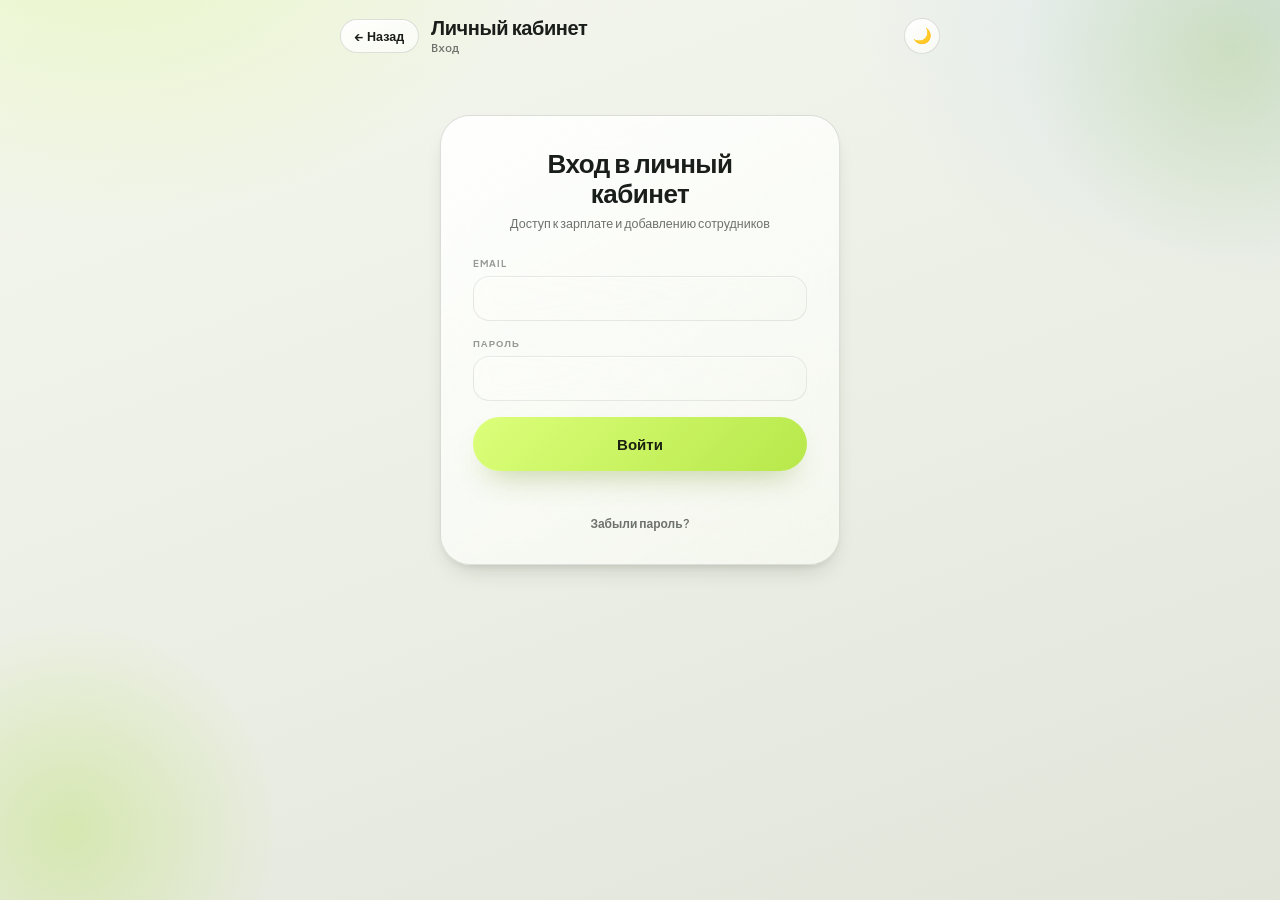
<file: index.html>
<!DOCTYPE html>
<html lang="ru">
<head>
    <meta charset="UTF-8">
    <meta name="viewport" content="width=device-width, initial-scale=1.0, user-scalable=yes, viewport-fit=cover">
    <meta name="theme-color" content="#101215">
    <link rel="manifest" href="manifest.json">
    <!-- Открытие с экрана «Домой» в режиме приложения: без панелей Safari.
         iOS до 17 не читает display из manifest.json, ей нужен именно этот тег. -->
    <meta name="apple-mobile-web-app-capable" content="yes">
    <meta name="apple-mobile-web-app-status-bar-style" content="default">
    <meta name="apple-mobile-web-app-title" content="Лаба">
    <link rel="icon" type="image/png" href="favicon-64.png">
    <link rel="apple-touch-icon" href="apple-touch-icon-180.png">
    <title>Лаба</title>
    <script src="theme.js"></script>
    <script src="auth-guard.js"></script>
    <script src="icons.js"></script>
    <link rel="preconnect" href="https://fonts.googleapis.com">
    <link rel="preconnect" href="https://fonts.gstatic.com" crossorigin>
    <!-- Шрифты грузим НЕблокирующе (media=print + onload): обычный
         rel="stylesheet" задерживает первую отрисовку страницы до ответа
         fonts.googleapis.com, и при медленном мобильном интернете экран
         оставался белым именно из-за этого. Текст сразу рисуется системным
         шрифтом из запасного списка в --f-head, а фирменный подставляется,
         как только придёт. -->
    <link href="https://fonts.googleapis.com/css2?family=Plus+Jakarta+Sans:wght@400;500;600;700;800&family=IBM+Plex+Mono:wght@400;500;600&display=swap" rel="stylesheet" media="print" onload="this.media='all'">
    <noscript><link href="https://fonts.googleapis.com/css2?family=Plus+Jakarta+Sans:wght@400;500;600;700;800&family=IBM+Plex+Mono:wght@400;500;600&display=swap" rel="stylesheet"></noscript>
    <link rel="stylesheet" href="common.css">
    <style>
        /* background НЕ анимируем у стеклянных поверхностей (list-row,
           bottom-nav, sidebar, карточки и т.п.) — под ними backdrop-filter,
           и плавная смена градиента фона заставляла бы браузер каждый кадр
           заново пересчитывать блюр у всех них разом, из-за чего смена
           темы ощущалась как зависание (особенно на мобильных). Мгновенная
           смена фона — один пересчёт вместо ~20 кадров подряд. */
        body, .list-row, .bottom-nav, .desktop-sidebar,
        .stat-card, .panel, input, select, textarea, .product-card,
        .filter-pill, .category-btn, .confirm-dialog {
            transition: color 0.3s ease, border-color 0.3s ease;
        }

        /* ── PULL-TO-REFRESH ── */
        .ptr-indicator {
            position: fixed;
            top: 0; left: 0; right: 0;
            display: flex;
            align-items: center;
            justify-content: center;
            gap: 8px;
            background: var(--ink);
            color: var(--lime);
            font: 700 13px var(--f-head);
            height: 48px;
            transform: translateY(-100%);
            transition: transform 0.25s ease;
            z-index: 10000;
        }
        .ptr-indicator.visible { transform: translateY(0); }
        .ptr-spinner { width: 18px; height: 18px; border: 2px solid rgba(205,245,100,0.35); border-top-color: var(--lime); border-radius: 50%; animation: ptr-spin 0.7s linear infinite; }
        @keyframes ptr-spin { to { transform: rotate(360deg); } }

        body { padding: 16px; padding-bottom: calc(100px + env(safe-area-inset-bottom, 0px)); }
        .container { max-width: min(600px, 100%); margin: 0 auto; }

        /* ── Мобильная шапка: переключатель категории + иконки ── */
        .mobile-header { display: flex; align-items: center; justify-content: space-between; gap: 10px; margin-bottom: 18px; }
        .header-icons { display: flex; gap: 8px; flex: none; }
        .category-btn {
            background: var(--gs1);
            backdrop-filter: var(--g-blur-sm);
            -webkit-backdrop-filter: var(--g-blur-sm);
            color: var(--tx2);
            border: 1px solid var(--gbd);
            padding: 7px 12px;
            border-radius: 999px;
            font: 700 12px var(--f-head);
            cursor: pointer;
            transition: color .35s;
        }
        .category-btn.active { background: var(--g-pri); color: var(--g-pri-tx); border-color: transparent; }

        .category-btn { flex: none; white-space: nowrap; }

        /* С третьей категорией («Машины») ряд кнопок перестал помещаться в
           одну строку с иконками: кнопкам нужно ~263px, иконкам ~124px, а на
           типичном телефоне (390px) всего ~348px полезной ширины. Прокрутка
           здесь не годится — она режет кнопку посередине слова.
           Поэтому на узких экранах иконки остаются сверху справа, а
           категории переезжают на свою строку во всю ширину. */
        @media (max-width: 440px) {
            .mobile-header { flex-wrap: wrap; row-gap: 10px; }
            .header-icons { order: 1; margin-left: auto; }
            #mobile-header-cat-group {
                order: 2;
                flex-basis: 100%;
                justify-content: flex-start;
                gap: 7px !important;
            }
            .category-btn { padding: 7px 11px; }
        }

        .install-banner { background: var(--gs2); backdrop-filter: var(--g-blur-sm); -webkit-backdrop-filter: var(--g-blur-sm); border: 1px solid var(--gbd); box-shadow: var(--gin); color: var(--tx); padding: 12px; border-radius: 16px; margin-bottom: 15px; text-align: center; font-size: 14px; display: none; }

        .ios-install-row { display: flex; align-items: flex-start; gap: 10px; }
        .ios-install-text { flex: 1; font: 500 12px/1.5 var(--f-head); color: var(--tx2); text-align: left; }
        .ios-install-text b { color: var(--tx); font-weight: 700; }
        .ios-install-close {
            flex: none; background: none; border: none; cursor: pointer;
            color: var(--tx2); padding: 2px; line-height: 0;
        }

        .panel { display: none; }
        .panel.active { display: block; }

        .scanner-frame {
            position: relative;
            width: 100%;
            max-width: 500px;
            height: 340px;
            margin: 16px auto 0;
            border-radius: 26px;
            overflow: hidden;
            border: 1px solid var(--gbd);
            box-shadow: var(--gin), var(--gsh);
            background: var(--gs3);
        }
        #reader { position: absolute; inset: 0; width: 100%; height: 100%; }
        #reader video { width: 100% !important; height: 100% !important; object-fit: cover; }
        .scanner-placeholder { position: absolute; inset: 0; }
        .scanner-hatch {
            position: absolute; inset: 0;
            background: repeating-linear-gradient(135deg, color-mix(in srgb, var(--tx2) 22%, transparent) 0 8px, transparent 8px 16px);
        }
        .scanner-placeholder-text {
            position: absolute; inset: 0;
            display: flex; align-items: center; justify-content: center;
            font: 500 11px var(--f-mono);
            color: var(--tx2);
        }
        .scanner-viewfinder { position: absolute; inset: 0; pointer-events: none; }
        .vf-corner { position: absolute; width: 34px; height: 34px; border: 0 solid var(--lime); }
        .vf-tl { top: 26%; left: 16%; border-top-width: 3px; border-left-width: 3px; border-radius: 14px 0 0 0; }
        .vf-tr { top: 26%; right: 16%; border-top-width: 3px; border-right-width: 3px; border-radius: 0 14px 0 0; }
        .vf-bl { bottom: 26%; left: 16%; border-bottom-width: 3px; border-left-width: 3px; border-radius: 0 0 0 14px; }
        .vf-br { bottom: 26%; right: 16%; border-bottom-width: 3px; border-right-width: 3px; border-radius: 0 0 14px 0; }
        .vf-scanline {
            position: absolute; left: 16%; right: 16%; top: 26%;
            height: 2px;
            background: var(--lime);
            opacity: .75;
            animation: vf-scan 2.6s ease-in-out infinite;
        }
        @keyframes vf-scan { 0%, 100% { top: 26%; } 50% { top: 74%; } }
        @media (prefers-reduced-motion: reduce) { .vf-scanline { animation: none; top: 50%; } }
        .scanner-caption {
            position: absolute; left: 0; right: 0; bottom: 18px;
            text-align: center;
            font: 600 12.5px var(--f-head);
            color: #f4f6f2;
            text-shadow: 0 1px 6px rgba(0,0,0,.6);
            pointer-events: none;
        }

        button { cursor: pointer; }
        button:disabled { opacity: 0.6; cursor: not-allowed; }
        @media (hover: hover) and (pointer: fine) {
            button:hover:not(:disabled) { transform: scale(1.03); }
        }

        .search-box { display: flex; gap: 10px; margin: 16px 0 0; }
        .search-box input { flex: 1; }
        .search-box button { width: auto; margin: 0; padding: 13px 22px; }

        .catalog-head { display: flex; align-items: center; justify-content: space-between; gap: 10px; }
        .stats-box { background: var(--gs2); backdrop-filter: var(--g-blur); -webkit-backdrop-filter: var(--g-blur); border: 1px solid var(--gbd); box-shadow: var(--gin), var(--gsh2); border-radius: 22px; padding: 14px 16px; margin: 16px 0; }
        #stats-content { margin-top: 14px; }
        .filter-group { margin-bottom: 14px; }
        .filter-row { display: flex; gap: 10px; flex-wrap: wrap; }
        .filter-row button { margin: 0; flex: 1; min-width: 140px; height: 48px; font-size: 13px; white-space: nowrap; }

        .model-search-input { margin-bottom: 8px; }

        #print-select-bar {
            display: none;
            position: fixed;
            left: 16px; right: 16px;
            bottom: calc(96px + env(safe-area-inset-bottom, 0px));
            background: var(--gs1);
            backdrop-filter: var(--g-blur);
            -webkit-backdrop-filter: var(--g-blur);
            border: 1px solid var(--gbd);
            color: var(--tx);
            border-radius: 999px;
            padding: 10px 12px 10px 20px;
            align-items: center;
            justify-content: space-between;
            gap: 10px;
            z-index: 2500;
            box-shadow: var(--gin), var(--gsh);
        }
        #print-select-bar.visible { display: flex; }
        #print-select-bar strong { font-family: var(--f-mono); }
        .print-select-check { position: absolute; top: 10px; right: 10px; font-size: 16px; line-height: 1; }
        .list-row.is-print-selected, .catalog-card.is-print-selected { border-color: var(--lime) !important; background: color-mix(in srgb, var(--lime) 12%, var(--bg)); }

        .field-group { margin-bottom: 16px; }
        .field-label { margin-bottom: 7px; display: block; }

        /* ── Главная ── */
        .home-cta {
            position: relative;
            overflow: hidden;
            background: var(--g-pri-hero);
            color: var(--g-pri-tx);
            box-shadow: var(--g-pri-sh);
            border-radius: 28px;
            padding: 20px 22px;
            display: flex;
            align-items: center;
            justify-content: space-between;
            gap: 14px;
            cursor: pointer;
            margin-top: 14px;
            transition: transform .38s cubic-bezier(.2,.8,.2,1);
        }
        .home-cta::before {
            content: '';
            position: absolute; right: -70px; top: -96px;
            width: 260px; height: 260px; border-radius: 50%;
            background: radial-gradient(circle at 50% 50%, rgba(255,255,255,.5), rgba(255,255,255,.18) 44%, rgba(255,255,255,0) 78%);
        }
        .home-cta:hover { transform: translateY(-3px); }
        .home-cta-title { position: relative; font: 600 23px/1.05 var(--f-head); letter-spacing: -.012em; }
        .home-cta-sub { position: relative; font: 600 12px var(--f-head); opacity: .58; margin-top: 6px; }
        .home-cta-icon {
            position: relative;
            width: 58px; height: 58px;
            border-radius: 20px;
            background: linear-gradient(160deg,#1d2217,#0f1210);
            color: var(--g-acc);
            display: flex; align-items: center; justify-content: center;
            font-size: 22px;
            flex: none;
            box-shadow: 0 10px 22px rgba(0,0,0,.3);
        }
        .stat-row { display: flex; gap: 9px; margin-top: 14px; }
        /* ── ЗАДАЧИ ── */
        .task-row {
            display: flex; align-items: flex-start; gap: 11px;
            padding: 11px 13px; border-radius: 16px;
            background: var(--gs2);
            backdrop-filter: var(--g-blur-sm);
            -webkit-backdrop-filter: var(--g-blur-sm);
            border: 1px solid var(--gbd);
            box-shadow: var(--gin);
            margin-bottom: 8px;
            transition: border-color .3s, opacity .3s;
        }
        .task-row.is-done { opacity: .5; }
        .task-row.is-overdue { border-color: color-mix(in srgb, var(--st-danger) 45%, transparent); }
        .task-check {
            flex: none; width: 22px; height: 22px; margin-top: 1px;
            border-radius: 7px;
            border: 1.6px solid var(--gbd2);
            background: var(--gs4);
            display: flex; align-items: center; justify-content: center;
            cursor: pointer; color: transparent; padding: 0;
            transition: background .2s, border-color .2s, color .2s;
        }
        .task-check.checked { background: var(--g-pri); border-color: transparent; color: var(--g-pri-tx); }
        .task-body { flex: 1; min-width: 0; }
        .task-title { font: 600 13px/1.35 var(--f-head); color: var(--tx); overflow-wrap: anywhere; }
        .task-row.is-done .task-title { text-decoration: line-through; }
        .task-meta { display: flex; flex-wrap: wrap; gap: 6px; margin-top: 5px; align-items: center; }
        .task-tag {
            font: 700 9.5px var(--f-head); letter-spacing: .04em;
            padding: 3px 7px; border-radius: 999px;
            background: var(--gs4); color: var(--tx2); white-space: nowrap;
        }
        .task-tag.common { background: color-mix(in srgb, var(--g-acc) 15%, transparent); color: var(--g-acc); }
        .task-tag.overdue { background: color-mix(in srgb, var(--st-danger) 16%, transparent); color: var(--st-danger); }
        .task-del { flex: none; background: none; border: none; color: var(--tx2); cursor: pointer; padding: 2px; opacity: .55; }
        .task-del:hover { opacity: 1; color: var(--st-danger); }
        .tasks-empty { text-align: center; color: var(--tx2); font: 500 12.5px var(--f-head); padding: 18px 0; }

        /* ── Уведомления о новых задачах ── */
        /* Счётчик непрочитанных задач на кнопке «Задачи» — и в нижней панели,
           и в боковой на десктопе. */
        .nav-badge {
            position: absolute; top: 3px; left: 50%; margin-left: 4px;
            min-width: 16px; height: 16px; padding: 0 4px;
            border-radius: 999px; box-sizing: border-box;
            background: var(--g-pri); color: var(--g-pri-tx);
            font: 700 10px/16px var(--f-head); text-align: center;
            pointer-events: none;
        }
        .nav-item { position: relative; }
        .sidebar-btn { position: relative; }
        .sb-badge {
            margin-left: auto; min-width: 18px; height: 18px; padding: 0 5px;
            border-radius: 999px; box-sizing: border-box;
            background: var(--g-pri); color: var(--g-pri-tx);
            font: 700 10.5px/18px var(--f-head); text-align: center;
        }
        /* Строка настройки уведомлений над формой задачи. */
        .notif-bar {
            display: flex; align-items: center; gap: 10px;
            background: var(--gs4); border: 1px solid var(--gbd2);
            border-radius: 16px; padding: 10px 12px; margin-top: 14px;
        }
        .notif-bar-text { flex: 1; min-width: 0; font: 600 11.5px/1.4 var(--f-head); color: var(--tx2); }
        .notif-btn {
            flex: none; border: 1px solid var(--gbd); background: var(--gs2);
            color: var(--tx); border-radius: 999px; padding: 7px 12px;
            font: 700 11.5px var(--f-head); cursor: pointer;
            transition: border-color .3s;
        }
        .notif-btn:hover { border-color: var(--g-sel); }
        .notif-btn.on { background: var(--g-pri); color: var(--g-pri-tx); border-color: transparent; }

        .quick-actions { display: grid; grid-template-columns: 1fr 1fr 1fr; gap: 9px; margin-top: 14px; }
        .quick-action {
            position: relative;
            background: var(--gs2);
            backdrop-filter: var(--g-blur-sm);
            -webkit-backdrop-filter: var(--g-blur-sm);
            border: 1px solid var(--gbd);
            border-radius: 18px;
            padding: 13px 8px;
            cursor: pointer;
            text-align: left;
            color: var(--tx);
            text-decoration: none;
            display: block;
        }
        .quick-action-icon { font-size: 18px; }
        .quick-action-label { font: 700 10.5px var(--f-head); margin-top: 8px; }
        .quick-action-arrow { position: absolute; top: 14px; right: 12px; font-size: 13px; color: var(--tx2); }

        /* ── НИЖНЯЯ НАВИГАЦИЯ ── */
        .bottom-nav {
            position: fixed;
            bottom: 12px; left: 12px; right: 12px;
            height: calc(64px + env(safe-area-inset-bottom, 0px));
            padding: 8px 7px calc(8px + env(safe-area-inset-bottom, 0px));
            background: var(--gs1);
            backdrop-filter: var(--g-blur);
            -webkit-backdrop-filter: var(--g-blur);
            border: 1px solid var(--gbd);
            border-radius: 28px;
            display: flex;
            align-items: stretch;
            gap: 2px;
            box-shadow: var(--gin), 0 -8px 30px rgba(0,0,0,.35);
            z-index: 9999;
        }
        .nav-item {
            flex: 1;
            display: flex;
            flex-direction: column;
            align-items: center;
            justify-content: center;
            gap: 5px;
            cursor: pointer;
            border: none;
            background: transparent;
            /* Цвет задаём явно: иконки внутри рисуются stroke="currentColor",
               а <button> без своего color берёт цвет из UA-стилей браузера —
               в Safari на iOS это системный СИНИЙ, из-за чего иконки нижней
               панели были синими вместо чёрных/белых по теме. */
            color: var(--tx);
            border-radius: 14px;
            padding: 8px 2px;
            -webkit-tap-highlight-color: transparent;
            transition: background 0.35s, color .35s, transform 0.15s;
        }
        .nav-item .nav-icon { font-size: 17px; line-height: 1; }
        .nav-item .nav-label { font: 700 9px var(--f-head); color: var(--tx2); letter-spacing: .03em; }
        .nav-item.active { background: var(--g-pri); }
        .nav-item.active .nav-icon,
        .nav-item.active .nav-label { color: var(--g-pri-tx); }
        @media (hover: hover) and (pointer: fine) {
            .nav-item:hover { transform: scale(1.03); }
        }

        /* ── ДЕСКТОП ── */
        @media (min-width: 1024px) {
            body { padding: 16px; display: flex; gap: 16px; min-height: 100vh; }
            /* ::before — это сам слой фона (на десктопе он берёт --g-layer-desktop,
               см. common.css), его прятать нельзя. Убираем только «блобы». */
            body::after { display: none; }

            .desktop-sidebar {
                display: flex !important;
                flex-direction: column;
                width: 224px;
                background: var(--gs1);
                backdrop-filter: var(--g-blur);
                -webkit-backdrop-filter: var(--g-blur);
                border: 1px solid var(--gbd);
                box-shadow: var(--gin);
                border-radius: 30px;
                color: var(--tx);
                padding: 16px 12px;
                gap: 7px;
                flex-shrink: 0;
                position: sticky;
                top: 16px;
                height: calc(100vh - 32px);
                overflow-y: auto;
            }
            .desktop-sidebar .sidebar-logo-row { display: flex; align-items: center; gap: 11px; padding: 2px 4px 10px; }
            .desktop-sidebar .sidebar-mark { width: 40px; height: 40px; border-radius: 14px; background: var(--g-pri); color: var(--g-pri-tx); box-shadow: var(--g-pri-sh-sm); display: flex; align-items: center; justify-content: center; font: 700 17px var(--f-head); flex-shrink: 0; }
            .desktop-sidebar .sidebar-title { font: 700 14px var(--f-head); letter-spacing: -.01em; color: var(--tx); }
            .desktop-sidebar .sidebar-sub { font: 400 9.5px var(--f-mono); color: rgba(var(--g-tx),.4); margin-top: 2px; }
            .desktop-sidebar .sidebar-section-label { display: none; }

            .desktop-sidebar .sidebar-cat { display: flex; flex-direction: column; gap: 5px; margin-bottom: 5px; }
            .desktop-sidebar .cat-item {
                display: flex; align-items: center; gap: 11px;
                background: transparent;
                border: 1px solid transparent;
                color: rgba(var(--g-tx),.72);
                border-radius: 999px;
                padding: 8px 16px 8px 8px;
                font: 600 13px var(--f-head);
                cursor: pointer;
                text-align: left;
                transition: background 0.4s, color 0.4s, border-color .4s;
            }
            .desktop-sidebar .cat-item span { width: 32px; height: 32px; border-radius: 50%; display: inline-flex; align-items: center; justify-content: center; background: var(--gs4); border: 1px solid var(--gbd2); font-size: 15px; flex: none; }
            .desktop-sidebar .cat-item.active { background: var(--g-pri); color: var(--g-pri-tx); box-shadow: var(--g-pri-sh-sm); }
            .desktop-sidebar .cat-item.active span { background: rgba(20,23,18,.13); border-color: rgba(20,23,18,.18); }

            .desktop-sidebar .sidebar-nav { display: flex; flex-direction: column; gap: 5px; }
            .desktop-sidebar .sidebar-btn {
                display: flex; align-items: center; gap: 11px;
                background: transparent;
                border: 1px solid transparent;
                color: rgba(var(--g-tx),.72);
                padding: 8px 16px 8px 8px;
                border-radius: 999px;
                font: 600 13px var(--f-head);
                cursor: pointer;
                text-align: left;
                text-decoration: none;
                transition: background 0.4s, color 0.4s;
            }
            .desktop-sidebar .sidebar-btn .sb-icon { width: 32px; height: 32px; border-radius: 50%; display: inline-flex; align-items: center; justify-content: center; background: var(--gs4); border: 1px solid var(--gbd2); font-size: 15px; flex: none; }
            .desktop-sidebar .sidebar-btn:hover { background: var(--gs4); color: var(--tx); }
            .desktop-sidebar .sidebar-btn.active { background: var(--g-pri); color: var(--g-pri-tx); box-shadow: var(--g-pri-sh-sm); font-weight: 600; }
            .desktop-sidebar .sidebar-btn.active .sb-icon { background: rgba(20,23,18,.13); border-color: rgba(20,23,18,.18); }

            .desktop-sidebar .sidebar-bottom { margin-top: auto; display: flex; flex-direction: column; gap: 5px; }
            /* Личный кабинет и переключатель темы — две одинаковые пилюли
               внизу панели (как в макете): общий размер, отступы и кружок
               слева задаются одним набором правил, чтобы кнопки не разъезжались
               при смене текста. */
            .desktop-sidebar .sidebar-account,
            .desktop-sidebar .sidebar-theme-btn {
                display: flex; align-items: center; gap: 10px;
                box-sizing: border-box;
                width: 100%;
                min-height: 50px;
                border-radius: 999px;
                padding: 7px 14px 7px 7px;
                margin: 0;
                text-align: left;
                text-decoration: none;
                transition: border-color .35s, transform .35s;
            }
            /* Кружок слева — одного диаметра у обеих кнопок. */
            .desktop-sidebar .sidebar-account-avatar,
            .desktop-sidebar .sidebar-theme-icon {
                flex: none; width: 36px; height: 36px; border-radius: 50%;
                display: flex; align-items: center; justify-content: center;
            }
            .desktop-sidebar .sidebar-account {
                background: var(--gs2);
                border: 1px solid var(--gbd);
                box-shadow: var(--gin);
                color: var(--tx);
            }
            .desktop-sidebar .sidebar-account:hover { border-color: var(--g-sel); transform: translateY(-1px); }
            .desktop-sidebar .sidebar-account { cursor: pointer; font: inherit; }
            .desktop-sidebar .sidebar-account-avatar {
                background: var(--g-pri); color: var(--g-pri-tx);
                font: 700 12.5px var(--f-head);
            }
            /* Имя и подпись — в столбик, подпись мельче и под именем. */
            .desktop-sidebar .sidebar-account-body {
                min-width: 0; display: flex; flex-direction: column; gap: 1px;
            }
            .desktop-sidebar .sidebar-account-title {
                font: 700 13px/1.25 var(--f-head); color: var(--tx);
                white-space: nowrap; overflow: hidden; text-overflow: ellipsis;
            }
            .desktop-sidebar .sidebar-account-sub {
                font: 600 10.5px/1.25 var(--f-head); color: rgba(var(--g-tx),.5);
                white-space: nowrap; overflow: hidden; text-overflow: ellipsis;
            }
            .desktop-sidebar .sidebar-theme-btn {
                background: var(--gs4);
                border: 1px solid var(--gbd2);
                color: rgba(var(--g-tx),.72);
                font: 600 12.5px var(--f-head);
                cursor: pointer;
            }
            .desktop-sidebar .sidebar-theme-icon { background: var(--gs3); font-size: 15px; line-height: 1; }
            .desktop-sidebar .sidebar-theme-btn:hover { border-color: var(--g-sel); transform: translateY(-1px); }

            .container { flex: 1; min-width: 0; max-width: none; padding: 8px 16px 24px; overflow-y: auto; }

            .mobile-header { display: none !important; }
            .bottom-nav { display: none !important; }
            .toast { bottom: 30px; }

            .products-grid { display: grid !important; grid-template-columns: minmax(0, 1fr) minmax(0, 1fr); gap: 12px; }
            .products-grid .catalog-card.product-item { min-width: 0; }

            .catalog-head { align-items: flex-start; gap: 18px; }
            .catalog-subtitle { display: block !important; font: 500 12.5px var(--f-head); color: var(--tx2); margin-top: 4px; }
            .catalog-head-desktop-tools { display: flex !important; align-items: center; gap: 12px; }
            .desktop-search-box {
                display: flex; align-items: center; gap: 10px;
                background: var(--gs3); backdrop-filter: var(--g-blur-sm); -webkit-backdrop-filter: var(--g-blur-sm);
                border: 1px solid var(--gbd);
                border-radius: 999px; padding: 11px 18px; width: 320px;
            }
            .desktop-search-box .search-dot { width: 13px; height: 13px; border: 2px solid var(--tx2); border-radius: 50%; flex: none; }
            .desktop-search-box input { background: transparent; border: none; padding: 0; font: 500 13px var(--f-head); }
            .desktop-search-box input:focus { border: none; }
            #mobile-print-btn { display: none; }
            .desktop-kpi-row { display: flex !important; gap: 12px; margin-top: 16px; }

            .desktop-detail-panel.visible {
                display: flex !important;
                flex-direction: column;
                width: 372px;
                flex: none;
                background: var(--gs1);
                backdrop-filter: var(--g-blur);
                -webkit-backdrop-filter: var(--g-blur);
                border: 1px solid var(--gbd);
                box-shadow: var(--gin), var(--gsh);
                border-radius: 28px;
                padding: 20px 22px;
                gap: 14px;
                overflow-y: auto;
                height: calc(100vh - 32px);
                position: sticky;
                top: 16px;
            }
            .detail-qr-box {
                width: 76px; height: 76px; flex: none;
                border-radius: 16px;
                background: #fffdf8; border: none;
                display: flex; align-items: center; justify-content: center;
                overflow: hidden;
                box-shadow: var(--gsh2);
            }
            .detail-qr-box img { width: 100%; height: 100%; object-fit: contain; }
        }

        .desktop-sidebar { display: none; }
        .desktop-detail-panel { display: none; }
        .catalog-subtitle { display: none; }
        .catalog-head-desktop-tools { display: none; }
        .desktop-kpi-row { display: none; }

        /* ── ГАЛЕРЕЯ ФОТО ТОВАРА (прокрутка свайпом) ── */
        .photo-gallery {
            display: flex;
            overflow-x: auto;
            scroll-snap-type: x mandatory;
            gap: 8px;
            border-radius: 16px;
            -webkit-overflow-scrolling: touch;
            scrollbar-width: none;
        }
        .photo-gallery::-webkit-scrollbar { display: none; }
        .photo-gallery-item {
            flex: 0 0 100%;
            scroll-snap-align: start;
            display: flex;
            align-items: center;
            justify-content: center;
            background: var(--sf);
            border: 1px solid var(--line);
            border-radius: 16px;
            overflow: hidden;
        }
        .photo-gallery-item img { width: 100%; height: 100%; object-fit: contain; display: block; }
        .photo-gallery-count {
            text-align: center;
            font: 600 12px var(--f-head);
            color: var(--tx2);
            margin-top: 6px;
        }

        /* ── МЕНЮ АККАУНТА ──────────────────────────────────────────────
           Раньше кнопка кабинета вела сразу на cabinet.html. Теперь из неё
           раскрывается короткий список разделов, а состав списка зависит от
           роли: «Добавить сотрудника» видит только директор.
           Меню позиционируется из JS (fixed + координаты кнопки), поэтому
           его разметка лежит в конце body и не зависит от того, в каком
           месте страницы находится кнопка — в боковой панели или в шапке. */
        .acc-backdrop {
            position: fixed; inset: 0; z-index: 2400;
            background: transparent;
        }
        .acc-menu {
            position: fixed; z-index: 2401;
            min-width: 232px; max-width: calc(100vw - 24px);
            padding: 6px;
            border-radius: 20px;
            background: var(--gs1);
            backdrop-filter: var(--g-blur-lg, blur(18px));
            -webkit-backdrop-filter: var(--g-blur-lg, blur(18px));
            border: 1px solid var(--gbd);
            box-shadow: 0 18px 44px rgba(0,0,0,.18);
            animation: accMenuIn .16s ease-out;
        }
        @keyframes accMenuIn { from { opacity: 0; transform: translateY(4px); } }
        .acc-menu-head {
            display: flex; align-items: center; gap: 10px;
            padding: 9px 12px 11px;
        }
        .acc-menu-ava {
            flex: none; width: 34px; height: 34px; border-radius: 50%;
            display: flex; align-items: center; justify-content: center;
            background: var(--g-pri); color: var(--g-pri-tx);
            font: 700 12.5px var(--f-head);
        }
        .acc-menu-name {
            font: 700 13px/1.25 var(--f-head); color: var(--tx);
            white-space: nowrap; overflow: hidden; text-overflow: ellipsis;
        }
        .acc-menu-role { font: 600 10.5px/1.25 var(--f-head); color: var(--tx2); }
        .acc-menu-item {
            display: flex; align-items: center; gap: 11px;
            width: 100%; box-sizing: border-box;
            padding: 11px 12px;
            border: 0; border-radius: 14px;
            background: none; color: var(--tx);
            font: 600 13.5px var(--f-head);
            text-align: left; text-decoration: none;
            cursor: pointer;
            transition: background .2s;
        }
        .acc-menu-item:hover { background: var(--gs2); }
        .acc-menu-item svg { flex: none; opacity: .75; }
        .acc-menu-item.is-danger { color: var(--st-danger); }
        .acc-menu-sep { height: 1px; margin: 5px 10px; background: var(--gbd); }

        /* ── ПОМОЩЬ ─────────────────────────────────────────────────────
           Разбор частых поломок. Намеренно без картинок и без обращений к
           серверу: этот экран нужен именно тогда, когда что-то не работает,
           и он обязан открываться даже при мёртвой связи. */
        .help-box {
            width: 100%; max-width: 560px;
            max-height: 86vh; overflow-y: auto;
            padding: 22px;
            border-radius: 26px;
            background: var(--bg);
            background-image: var(--gs1);
            border: 1px solid var(--gbd);
            box-shadow: 0 24px 60px rgba(0,0,0,.28);
        }
        .help-head { display: flex; align-items: flex-start; justify-content: space-between; gap: 12px; margin-bottom: 4px; }
        .help-title { font: 800 21px var(--f-head); color: var(--tx); }
        .help-lead { font: 500 12.5px/1.5 var(--f-head); color: var(--tx2); margin: 2px 0 16px; }
        .help-close {
            flex: none; width: 32px; height: 32px; border-radius: 50%;
            border: 1px solid var(--gbd); background: var(--gs2);
            color: var(--tx2); font: 700 15px var(--f-head); cursor: pointer;
        }
        .help-item { border-top: 1px solid var(--gbd); }
        .help-item:last-of-type { border-bottom: 1px solid var(--gbd); }
        .help-q {
            display: flex; align-items: center; justify-content: space-between; gap: 10px;
            width: 100%; box-sizing: border-box;
            padding: 14px 2px;
            border: 0; background: none; color: var(--tx);
            font: 700 13.5px/1.4 var(--f-head);
            text-align: left; cursor: pointer;
        }
        .help-q::after {
            content: '+'; flex: none;
            font: 700 17px var(--f-head); color: var(--tx2);
        }
        .help-item.is-open .help-q::after { content: '–'; }
        .help-a {
            display: none;
            padding: 0 2px 15px;
            font: 500 13px/1.6 var(--f-head); color: var(--tx2);
        }
        .help-item.is-open .help-a { display: block; }
        .help-a b { color: var(--tx); font-weight: 700; }
        .help-a ol, .help-a ul { margin: 7px 0 0; padding-left: 19px; }
        .help-a li { margin-bottom: 5px; }
        .help-foot {
            margin-top: 18px;
            padding: 13px 15px;
            border-radius: 16px;
            background: var(--gs2);
            font: 500 12.5px/1.55 var(--f-head); color: var(--tx2);
        }
    </style>
</head>
<body>

<!-- САЙДБАР (десктоп) -->
<aside class="desktop-sidebar">
    <div class="sidebar-logo-row">
        <div class="sidebar-mark"><svg width="20" height="20" viewBox="0 0 24 24" fill="none" stroke="currentColor" stroke-width="1.8" stroke-linecap="round" stroke-linejoin="round"><path d="M4 8.6V5.8A1.8 1.8 0 0 1 5.8 4h2.8M15.4 4h2.8A1.8 1.8 0 0 1 20 5.8v2.8M20 15.4v2.8a1.8 1.8 0 0 1-1.8 1.8h-2.8M8.6 20H5.8A1.8 1.8 0 0 1 4 18.2v-2.8"></path></svg></div>
        <div>
            <div class="sidebar-title">Инвентарь</div>
            <div class="sidebar-sub">дроны · самокаты · машины</div>
        </div>
    </div>

    <div class="sidebar-section-label">Категория</div>
    <div class="sidebar-cat">
        <button class="cat-item" id="sb-drones" onclick="switchCategory('Дроны'); setSbCat(this)"><span><svg width="15" height="15" viewBox="0 0 24 24" fill="none" stroke="currentColor" stroke-width="1.7" stroke-linecap="round" stroke-linejoin="round"><path d="M9.4 9.4h5.2v5.2H9.4zM9.4 9.4 6.4 6.8M14.6 9.4 17.6 6.8M9.4 14.6 6.4 17.2M14.6 14.6 17.6 17.2M4 6.8h4.8M15.2 6.8H20M4 17.2h4.8M15.2 17.2H20"></path></svg></span> Дроны</button>
        <button class="cat-item active" id="sb-scooters" onclick="switchCategory('Самокаты'); setSbCat(this)"><span><svg width="15" height="15" viewBox="0 0 24 24" fill="none" stroke="currentColor" stroke-width="1.7" stroke-linecap="round" stroke-linejoin="round"><path d="M6.2 15.2a2.4 2.4 0 1 0 .01 4.8 2.4 2.4 0 1 0-.01-4.8M17.8 15.2a2.4 2.4 0 1 0 .01 4.8 2.4 2.4 0 1 0-.01-4.8M8.6 17.6h5.2l2.9-11M14.6 6.6h4"></path></svg></span> Самокаты</button>
        <button class="cat-item" id="sb-cars" onclick="switchCategory('Машины'); setSbCat(this)"><span><svg width="15" height="15" viewBox="0 0 24 24" fill="none" stroke="currentColor" stroke-width="1.7" stroke-linecap="round" stroke-linejoin="round"><path d="M4.2 12.6 6 7.8a2 2 0 0 1 1.87-1.3h8.26A2 2 0 0 1 18 7.8l1.8 4.8"></path><path d="M3 12.6h18v4.2a1 1 0 0 1-1 1H4a1 1 0 0 1-1-1z"></path><circle cx="7.4" cy="17.8" r="1.5"></circle><circle cx="16.6" cy="17.8" r="1.5"></circle></svg></span> Машины</button>
    </div>

    <div>
        <div class="sidebar-section-label" style="margin-bottom:4px;">Разделы</div>
        <nav class="sidebar-nav">
            <button class="sidebar-btn active" id="sb-nav-scan" onclick="switchTab('scan'); setSbNav(this)">
                <span class="sb-icon"><svg width="17" height="17" viewBox="0 0 24 24" fill="none" stroke="currentColor" stroke-width="1.8" stroke-linecap="round" stroke-linejoin="round"><path d="M4 8.6V5.8A1.8 1.8 0 0 1 5.8 4h2.8M15.4 4h2.8A1.8 1.8 0 0 1 20 5.8v2.8M20 15.4v2.8a1.8 1.8 0 0 1-1.8 1.8h-2.8M8.6 20H5.8A1.8 1.8 0 0 1 4 18.2v-2.8"></path><path d="M4.6 12h14.8"></path></svg></span> Сканер
            </button>
            <button class="sidebar-btn" id="sb-nav-search" onclick="switchTab('search'); setSbNav(this)">
                <span class="sb-icon"><svg width="17" height="17" viewBox="0 0 24 24" fill="none" stroke="currentColor" stroke-width="1.8" stroke-linecap="round" stroke-linejoin="round"><circle cx="11" cy="11" r="6.2"></circle><path d="m19.6 19.6-4.2-4.2"></path></svg></span> Поиск
            </button>
            <button class="sidebar-btn" id="sb-nav-catalog" onclick="switchTab('catalog'); setSbNav(this)">
                <span class="sb-icon"><svg width="17" height="17" viewBox="0 0 24 24" fill="none" stroke="currentColor" stroke-width="1.8" stroke-linecap="round" stroke-linejoin="round"><rect x="4" y="5" width="16" height="5.6" rx="1.8"></rect><rect x="4" y="13.4" width="16" height="5.6" rx="1.8"></rect><path d="M7.4 7.8h.01M7.4 16.2h.01"></path></svg></span> Каталог
            </button>
            <button class="sidebar-btn" id="sb-nav-receive-noqr" onclick="switchTab('receive-noqr'); setSbNav(this)">
                <span class="sb-icon"><svg width="17" height="17" viewBox="0 0 24 24" fill="none" stroke="currentColor" stroke-width="1.8" stroke-linecap="round" stroke-linejoin="round"><path d="M12 5.6v12.8M5.6 12h12.8"></path></svg></span> Добавление товара
            </button>
            <button class="sidebar-btn" onclick="openPrintSelectMode()">
                <span class="sb-icon"><svg width="17" height="17" viewBox="0 0 24 24" fill="none" stroke="currentColor" stroke-width="1.7" stroke-linecap="round" stroke-linejoin="round"><rect x="5" y="8.4" width="14" height="7.6" rx="1.8"></rect><path d="M7.4 8.4V6a1.6 1.6 0 0 1 1.6-1.6h6a1.6 1.6 0 0 1 1.6 1.6v2.4"></path><rect x="8.2" y="12.8" width="7.6" height="5.8" rx="1"></rect></svg></span> Наклейки
            </button>
            <button class="sidebar-btn" id="sb-nav-tasks" onclick="switchTab('tasks'); setSbNav(this)">
                <span class="sb-icon"><svg width="17" height="17" viewBox="0 0 24 24" fill="none" stroke="currentColor" stroke-width="1.8" stroke-linecap="round" stroke-linejoin="round"><path d="M10 6.6h10M10 12h10M10 17.4h10"></path><path d="m3.4 6.4 1.3 1.3 2.3-2.5M3.4 11.8l1.3 1.3 2.3-2.5M3.4 17.2l1.3 1.3 2.3-2.5"></path></svg></span> Задачи<span class="sb-badge" id="sb-tasks-badge" hidden></span>
            </button>
            <a class="sidebar-btn" id="sb-nav-analytics" href="analytics.html">
                <span class="sb-icon"><svg width="17" height="17" viewBox="0 0 24 24" fill="none" stroke="currentColor" stroke-width="1.8" stroke-linecap="round" stroke-linejoin="round"><path d="M4 19h16"></path><path d="m6.5 14.5 3.8-4.4 3 2.8 4.4-5.6"></path></svg></span> Аналитика
            </a>
            <!-- Личный кабинет теперь внизу панели отдельным блоком с
                 инициалами (см. .sidebar-account), в списке разделов его
                 дублировать не нужно. -->
        </nav>
    </div>

    <div class="sidebar-bottom">
        <button type="button" class="sidebar-account" id="sb-account-btn" onclick="toggleAccountMenu(this)" aria-haspopup="menu" aria-expanded="false">
            <span class="sidebar-account-avatar" id="sb-account-avatar">ЛК</span>
            <span class="sidebar-account-body">
                <span class="sidebar-account-title" id="sb-account-name">Личный кабинет</span>
                <span class="sidebar-account-sub">личный кабинет</span>
            </span>
        </button>
        <button class="sidebar-theme-btn" id="sb-theme-btn" onclick="toggleTheme()"><span class="sidebar-theme-icon" data-theme-icon>🌙</span><span id="sb-theme-label">Тёмная тема</span></button>
    </div>
</aside>

<div class="container">
    <!-- Pull-to-refresh indicator -->
    <div class="ptr-indicator" id="ptr-indicator">
        <div class="ptr-spinner"></div>
        <span id="ptr-text">Обновление...</span>
    </div>

    <div class="mobile-header">
        <div id="mobile-header-cat-group" style="display:flex; gap:8px;">
            <button id="btn-drones" class="category-btn" onclick="switchCategory('Дроны')"><svg width="13" height="13" viewBox="0 0 24 24" fill="none" stroke="currentColor" stroke-width="1.7" stroke-linecap="round" stroke-linejoin="round"><path d="M9.4 9.4h5.2v5.2H9.4zM9.4 9.4 6.4 6.8M14.6 9.4 17.6 6.8M9.4 14.6 6.4 17.2M14.6 14.6 17.6 17.2M4 6.8h4.8M15.2 6.8H20M4 17.2h4.8M15.2 17.2H20"></path></svg> Дроны</button>
            <button id="btn-scooters" class="category-btn active" onclick="switchCategory('Самокаты')"><svg width="13" height="13" viewBox="0 0 24 24" fill="none" stroke="currentColor" stroke-width="1.7" stroke-linecap="round" stroke-linejoin="round"><path d="M6.2 15.2a2.4 2.4 0 1 0 .01 4.8 2.4 2.4 0 1 0-.01-4.8M17.8 15.2a2.4 2.4 0 1 0 .01 4.8 2.4 2.4 0 1 0-.01-4.8M8.6 17.6h5.2l2.9-11M14.6 6.6h4"></path></svg> Самокаты</button>
            <button id="btn-cars" class="category-btn" onclick="switchCategory('Машины')"><svg width="13" height="13" viewBox="0 0 24 24" fill="none" stroke="currentColor" stroke-width="1.7" stroke-linecap="round" stroke-linejoin="round"><path d="M4.2 12.6 6 7.8a2 2 0 0 1 1.87-1.3h8.26A2 2 0 0 1 18 7.8l1.8 4.8"></path><path d="M3 12.6h18v4.2a1 1 0 0 1-1 1H4a1 1 0 0 1-1-1z"></path><circle cx="7.4" cy="17.8" r="1.5"></circle><circle cx="16.6" cy="17.8" r="1.5"></circle></svg> Машины</button>
        </div>
        <div class="header-icons">
            <button type="button" class="icon-btn" id="header-account-btn" title="Личный кабинет" aria-haspopup="menu" aria-expanded="false" onclick="toggleAccountMenu(this)" style="background:var(--g-pri); color:var(--g-pri-tx); border:none; font:700 11.5px var(--f-head); cursor:pointer;">ЛК</button>
            <a href="analytics.html" class="icon-btn" id="mobile-header-analytics-btn" title="Аналитика"><svg width="15" height="15" viewBox="0 0 24 24" fill="none" stroke="currentColor" stroke-width="1.8" stroke-linecap="round" stroke-linejoin="round"><path d="M4 19h16"></path><path d="m6.5 14.5 3.8-4.4 3 2.8 4.4-5.6"></path></svg></a>
            <button class="theme-toggle" id="theme-toggle-btn" onclick="toggleTheme()" title="Переключить тему" data-theme-icon>🌙</button>
        </div>
    </div>

    <div id="install-banner" class="install-banner">
        <div id="ios-install" style="display: none;">
            <div class="ios-install-row">
                <span class="ios-install-text">Чтобы «Лаба» открывалась как приложение — во весь экран и с уведомлениями — нажмите <b>Поделиться</b> внизу Safari и выберите <b>«На экран “Домой”»</b>.</span>
                <button class="ios-install-close" onclick="dismissIosInstall()" title="Скрыть"><svg width="14" height="14" viewBox="0 0 24 24" fill="none" stroke="currentColor" stroke-width="2" stroke-linecap="round"><path d="M6 6l12 12M18 6L6 18"></path></svg></button>
            </div>
        </div>
        <div id="android-install" style="display: none;"><button id="install-btn" class="btn-dark btn-block"><svg width="15" height="15" viewBox="0 0 24 24" fill="none" stroke="currentColor" stroke-width="1.7" stroke-linecap="round" stroke-linejoin="round"><rect x='3' y='5' width='18' height='14' rx='2.2'></rect><path d='M8 9h8M8 13h5'></path></svg> Установить</button></div>
    </div>

    <div id="home-panel" class="panel active">
        <div class="eyebrow" id="home-date"></div>
        <div class="page-title" style="margin-top:6px;">Главная</div>
        <div class="home-cta" onclick="goScanFromHome()">
            <div>
                <div class="home-cta-title">Сканировать QR</div>
                <div class="home-cta-sub">камера откроется сразу</div>
            </div>
            <div class="home-cta-icon"><svg width="26" height="26" viewBox="0 0 24 24" fill="none" stroke="currentColor" stroke-width="1.8" stroke-linecap="round" stroke-linejoin="round"><path d="M4 8.6V5.8A1.8 1.8 0 0 1 5.8 4h2.8M15.4 4h2.8A1.8 1.8 0 0 1 20 5.8v2.8M20 15.4v2.8a1.8 1.8 0 0 1-1.8 1.8h-2.8M8.6 20H5.8A1.8 1.8 0 0 1 4 18.2v-2.8"></path><path d="M4.6 12h14.8"></path></svg></div>
        </div>
        <div class="stat-row">
            <div class="stat-card"><span class="eyebrow">В наличии</span><div class="stat-value" id="home-stat-instock">—</div></div>
            <div class="stat-card"><span class="eyebrow">В доставке</span><div class="stat-value" id="home-stat-transit">—</div></div>
            <div class="stat-card"><span class="eyebrow">Продано</span><div class="stat-value" id="home-stat-sold">—</div></div>
        </div>
        <div class="quick-actions">
            <button class="quick-action" onclick="switchTab('receive-noqr')">
                <div class="quick-action-icon"><svg width="18" height="18" viewBox="0 0 24 24" fill="none" stroke="currentColor" stroke-width="1.7" stroke-linecap="round" stroke-linejoin="round"><path d="M12 5.6v12.8M5.6 12h12.8"></path></svg></div>
                <div class="quick-action-label">Добавить</div>
            </button>
            <button class="quick-action" onclick="openPrintSelectMode()">
                <div class="quick-action-icon"><svg width="18" height="18" viewBox="0 0 24 24" fill="none" stroke="currentColor" stroke-width="1.7" stroke-linecap="round" stroke-linejoin="round"><rect x="5" y="8.4" width="14" height="7.6" rx="1.8"></rect><path d="M7.4 8.4V6a1.6 1.6 0 0 1 1.6-1.6h6a1.6 1.6 0 0 1 1.6 1.6v2.4"></path><rect x="8.2" y="12.8" width="7.6" height="5.8" rx="1"></rect></svg></div>
                <div class="quick-action-label">Наклейки</div>
            </button>
            <a class="quick-action" href="analytics.html" id="home-analytics-action">
                <div class="quick-action-icon"><svg width="18" height="18" viewBox="0 0 24 24" fill="none" stroke="currentColor" stroke-width="1.7" stroke-linecap="round" stroke-linejoin="round"><path d="M4 19h16"></path><path d="m6.5 14.5 3.8-4.4 3 2.8 4.4-5.6"></path></svg></div>
                <div class="quick-action-label">Аналитика</div>
                <span class="quick-action-arrow">→</span>
            </a>
        </div>
        <div style="display:flex; align-items:center; justify-content:space-between; gap:10px; margin-top:22px;">
            <div class="eyebrow">Задачи на сегодня</div>
            <button class="btn-ghost" style="width:auto; margin:0; padding:6px 12px; font-size:11px; height:auto;" onclick="switchTab('tasks')">Все задачи →</button>
        </div>
        <div id="home-tasks-list" style="margin-top:10px;"></div>

        <div class="eyebrow" style="margin-top:22px;">Последние сканы</div>
        <div id="home-recent-scans" style="margin-top:10px;"></div>
    </div>

    <div id="scan-panel" class="panel">
        <div class="page-title">Сканер</div>
        <div class="scanner-frame">
            <div id="reader"></div>
            <div class="scanner-placeholder" id="scanner-placeholder">
                <div class="scanner-hatch"></div>
                <div class="scanner-placeholder-text">камера</div>
            </div>
            <div class="scanner-viewfinder">
                <span class="vf-corner vf-tl"></span>
                <span class="vf-corner vf-tr"></span>
                <span class="vf-corner vf-bl"></span>
                <span class="vf-corner vf-br"></span>
                <span class="vf-scanline"></span>
            </div>
            <div class="scanner-caption">Наведите на QR-код наклейки</div>
        </div>
        <button id="start-scan-btn" class="btn-lime btn-block">Сканировать</button>
        <div id="scan-result"></div>
        <div class="eyebrow" style="margin-top:18px;">Последние сканы</div>
        <div id="scan-recent-scans"></div>
    </div>

    <div id="search-panel" class="panel">
        <div class="page-title">Поиск</div>
        <div class="search-box">
            <input type="text" id="serial-input" placeholder="Артикул, название или серийный номер..." oninput="searchLive(this.value)">
            <button onclick="searchBySerial()" class="btn-dark">Найти</button>
        </div>
        <div id="search-result"></div>
    </div>

    <div id="catalog-panel" class="panel">
        <div class="catalog-head">
            <div>
                <div class="page-title" id="catalog-title">Каталог</div>
                <div class="catalog-subtitle" id="catalog-subtitle"></div>
            </div>
            <div class="catalog-head-desktop-tools">
                <div class="desktop-search-box">
                    <span class="search-dot"></span>
                    <input type="text" id="desktop-catalog-search" placeholder="Артикул, модель, серийный номер" oninput="filterCatalogSearch(this.value)">
                </div>
                <button class="btn-dark" onclick="switchTab('receive-noqr')"><svg width="13" height="13" viewBox="0 0 24 24" fill="none" stroke="currentColor" stroke-width="1.9" stroke-linecap="round" stroke-linejoin="round"><path d="M12 5.6v12.8M5.6 12h12.8"></path></svg> Добавить товар</button>
            </div>
            <button class="filter-pill" id="mobile-print-btn" onclick="openPrintSelectMode()"><svg width="13" height="13" viewBox="0 0 24 24" fill="none" stroke="currentColor" stroke-width="1.7" stroke-linecap="round" stroke-linejoin="round"><rect x="5" y="8.4" width="14" height="7.6" rx="1.8"></rect><path d="M7.4 8.4V6a1.6 1.6 0 0 1 1.6-1.6h6a1.6 1.6 0 0 1 1.6 1.6v2.4"></path><rect x="8.2" y="12.8" width="7.6" height="5.8" rx="1"></rect></svg> Наклейки</button>
        </div>
        <div class="desktop-kpi-row" id="desktop-kpi-row">
            <div class="stat-card"><span class="eyebrow">В наличии</span><div class="stat-value" id="dk-instock">—</div></div>
            <div class="stat-card"><span class="eyebrow">В доставке</span><div class="stat-value" id="dk-transit">—</div></div>
            <div class="stat-card"><span class="eyebrow">Резерв</span><div class="stat-value" id="dk-reserved">—</div></div>
            <div class="stat-card"><span class="eyebrow">Продано за месяц</span><div class="stat-value" id="dk-soldmonth">—</div></div>
        </div>
        <div id="catalog-stats" class="stats-box">
            <strong class="eyebrow">Статистика по комплектациям</strong>
            <div id="stats-content">Загрузка...</div>
        </div>
        <div class="filter-group">
            <div class="filter-row">
                <button id="refresh-catalog-btn" class="btn-ghost" style="flex:1;">🔄 Обновить данные</button>
                <button id="print-select-btn" class="btn-ghost" style="flex:1;"><svg width="15" height="15" viewBox="0 0 24 24" fill="none" stroke="currentColor" stroke-width="1.7" stroke-linecap="round" stroke-linejoin="round"><rect x="5" y="8.4" width="14" height="7.6" rx="1.8"></rect><path d="M7.4 8.4V6a1.6 1.6 0 0 1 1.6-1.6h6a1.6 1.6 0 0 1 1.6 1.6v2.4"></path><rect x="8.2" y="12.8" width="7.6" height="5.8" rx="1"></rect></svg> Печать наклеек</button>
            </div>
        </div>
        <div id="catalog-content" class="loading">⏳ Загрузка...</div>
    </div>

    <div id="print-select-bar">
        <span>Выбрано: <strong id="print-select-count">0</strong></span>
        <div style="display:flex; gap:8px;">
            <button onclick="printSelectedLabels()" class="btn-lime" style="width:auto; margin:0; padding:10px 18px;"><svg width="15" height="15" viewBox="0 0 24 24" fill="none" stroke="currentColor" stroke-width="1.7" stroke-linecap="round" stroke-linejoin="round"><rect x="5" y="8.4" width="14" height="7.6" rx="1.8"></rect><path d="M7.4 8.4V6a1.6 1.6 0 0 1 1.6-1.6h6a1.6 1.6 0 0 1 1.6 1.6v2.4"></path><rect x="8.2" y="12.8" width="7.6" height="5.8" rx="1"></rect></svg> Напечатать</button>
            <button onclick="togglePrintSelectMode()" class="btn-ghost" style="width:auto; margin:0; padding:10px 18px;">Отмена</button>
        </div>
    </div>

    <div id="receive-noqr-panel" class="panel">
        <div class="page-title">Новый товар</div>
        <div class="page-sub">Артикул и QR-код создадутся автоматически после сохранения. Для партии одинаковых вещей поставьте количество больше одной.</div>

        <div class="field-group" style="margin-top:16px;">
            <div class="eyebrow field-label">Модель *</div>
            <div class="pill-switch" style="margin-bottom:10px;">
                <button type="button" id="noqr-mode-list" class="pill-switch-btn" onclick="switchModelMode('list')">Из списка</button>
                <button type="button" id="noqr-mode-manual" class="pill-switch-btn active" onclick="switchModelMode('manual')">Вручную</button>
            </div>
            <div id="noqr-list-block" style="display:none;">
                <input type="text" class="model-search-input" id="receive-noqr-model-search" placeholder="Поиск модели..." oninput="filterModels(this.value, 'receive-noqr-model')">
                <select id="receive-noqr-model">
                    <option value="">Выберите модель</option>
                </select>
            </div>
            <div id="noqr-manual-block">
                <input type="text" id="receive-noqr-model-manual" placeholder="Введите название модели...">
            </div>
        </div>

        <div class="field-group">
            <div class="eyebrow field-label">Количество</div>
            <input type="number" id="receive-noqr-qty" value="1" min="1" max="50" step="1" inputmode="numeric" oninput="updateQtyUI()">
            <div style="font-size:12px; color:var(--tx2); margin-top:4px;">Одинаковые вещи — например 10 лопастей. Каждая станет отдельным товаром со своим артикулом и своим QR-кодом.</div>
        </div>

        <div class="field-group">
            <div class="eyebrow field-label">Серийный номер</div>
            <input type="text" id="receive-noqr-serial" placeholder="Например: 3YTBJ4900301RC">
            <div id="noqr-serial-note" style="display:none; font-size:12px; color:var(--tx2); margin-top:4px;">Для партии серийный номер не заполняется: он у каждой вещи свой. Впишите его позже в карточке товара.</div>
        </div>

        <div class="field-group" id="noqr-money-mode-group" style="display:none;">
            <div class="eyebrow field-label">Суммы ниже указаны</div>
            <div class="pill-switch">
                <button type="button" id="noqr-money-each" class="pill-switch-btn active" onclick="setMoneyMode('each')">За штуку</button>
                <button type="button" id="noqr-money-total" class="pill-switch-btn" onclick="setMoneyMode('total')">За всю партию</button>
            </div>
            <div id="noqr-money-hint" style="font-size:12px; color:var(--tx2); margin-top:6px;"></div>
        </div>

        <div class="field-group">
            <div class="eyebrow field-label">Цена закупки</div>
            <input type="number" id="receive-noqr-price" placeholder="0">
        </div>

        <div class="field-group">
            <div class="eyebrow field-label">Кто закупил *</div>
            <select id="receive-noqr-purchased-by">
                <option value="">Выберите сотрудника</option>
            </select>
        </div>

        <div class="field-group">
            <div class="eyebrow field-label">Кто продал</div>
            <select id="receive-noqr-sold-by">
                <option value="">Выберите сотрудника</option>
            </select>
            <div style="font-size:12px; color:var(--tx2); margin-top:4px;">Заполняйте, только если заносите уже проданный товар. Обычно продавец указывается позже, при отметке «Продан».</div>
        </div>

        <div class="field-group">
            <div class="eyebrow field-label">Затраты (ремонт)</div>
            <input type="number" id="receive-noqr-repair-cost" placeholder="0">
        </div>

        <div class="field-group">
            <div class="eyebrow field-label">Затраты (доставка)</div>
            <input type="number" id="receive-noqr-delivery-cost" placeholder="0">
        </div>

        <div class="field-group">
            <div class="eyebrow field-label">Авито</div>
            <input type="url" id="receive-noqr-avito" placeholder="Ссылка на объявление">
        </div>

        <div class="field-group">
            <div class="eyebrow field-label">Состояние / описание</div>
            <textarea id="receive-noqr-description" rows="3" placeholder="Состояние, комплектация, примечания..."></textarea>
        </div>

        <div class="field-group">
            <div class="eyebrow field-label">Фото товара</div>
            <div id="noqr-photo-preview" style="display:flex; gap:8px; overflow-x:auto; margin-bottom:8px;"></div>
            <input type="file" id="noqr-photo-input" accept="image/*" multiple style="display:none;">
            <button type="button" id="noqr-photo-btn" class="btn-ghost" style="width:100%; height:44px;"><svg width="15" height="15" viewBox="0 0 24 24" fill="none" stroke="currentColor" stroke-width="1.7" stroke-linecap="round" stroke-linejoin="round"><rect x="3.6" y="7.4" width="16.8" height="11" rx="2.2"></rect><path d="M8.4 7.4V5.8a1.6 1.6 0 0 1 1.6-1.6h4a1.6 1.6 0 0 1 1.6 1.6v1.6"></path><circle cx="12" cy="13" r="2.8"></circle></svg> Добавить фото</button>
        </div>

        <div id="receive-noqr-result"></div>
        <button id="submit-noqr-btn" class="btn-lime btn-block">Добавить товар</button>
        <button id="clear-noqr-btn" class="btn-ghost btn-block"><svg width="15" height="15" viewBox="0 0 24 24" fill="none" stroke="currentColor" stroke-width="1.7" stroke-linecap="round" stroke-linejoin="round"><path d="M4.5 7h15M9.5 7V5.2A1.2 1.2 0 0 1 10.7 4h2.6a1.2 1.2 0 0 1 1.2 1.2V7M6.7 7l.8 12.1A1.8 1.8 0 0 0 9.3 21h5.4a1.8 1.8 0 0 0 1.8-1.7L17.3 7"></path></svg> Очистить</button>
    </div>

    <div id="tasks-panel" class="panel">
        <div class="page-title">Задачи</div>
        <div class="page-sub">Что нужно успеть — себе, коллеге или всей команде.</div>

        <div class="notif-bar" id="notif-bar" hidden>
            <span class="notif-bar-text" id="notif-bar-text">Уведомлять о новых задачах</span>
            <button type="button" class="notif-btn" id="notif-permission-btn" onclick="enableTaskNotifications()" hidden>Включить</button>
            <button type="button" class="notif-btn" id="notif-sound-btn" onclick="toggleTaskSound()" title="Звук уведомления">Звук</button>
        </div>

        <div class="pill-switch" style="margin-top:16px;">
            <button type="button" class="pill-switch-btn active" data-task-period="день" onclick="switchTaskPeriod('день')">День</button>
            <button type="button" class="pill-switch-btn" data-task-period="неделя" onclick="switchTaskPeriod('неделя')">Неделя</button>
            <button type="button" class="pill-switch-btn" data-task-period="месяц" onclick="switchTaskPeriod('месяц')">Месяц</button>
        </div>

        <div class="field-group" style="margin-top:14px;">
            <input type="text" id="task-title" placeholder="Что нужно сделать..." maxlength="300">
        </div>
        <div class="field-group">
            <div class="eyebrow field-label">Кому</div>
            <select id="task-assignee">
                <option value="">Общая — для всех</option>
            </select>
        </div>
        <button class="btn-lime btn-block" id="add-task-btn">Добавить задачу</button>

        <div style="display:flex; gap:7px; margin:20px 0 12px;">
            <button class="filter-pill active" data-task-filter="mine" onclick="setTaskFilter('mine')">Мои и общие</button>
            <button class="filter-pill" data-task-filter="all" onclick="setTaskFilter('all')">Все</button>
        </div>
        <div id="tasks-list"></div>
    </div>
</div>

<!-- Панель детали товара (десктоп, только вкладка «Каталог») -->
<aside class="desktop-detail-panel" id="desktop-detail-panel"></aside>

<!-- НИЖНЯЯ НАВИГАЦИЯ -->
<nav class="bottom-nav">
    <button class="nav-item active" id="nav-home" onclick="switchTab('home', null, this)">
        <span class="nav-icon"><svg width="17" height="17" viewBox="0 0 24 24" fill="none" stroke="currentColor" stroke-width="1.7" stroke-linecap="round" stroke-linejoin="round"><path d="M4 10.6 12 4.2l8 6.4V19a1.4 1.4 0 0 1-1.4 1.4h-3.4v-5.6H9.8v5.6H5.4A1.4 1.4 0 0 1 4 19z"></path></svg></span>
        <span class="nav-label">Главная</span>
    </button>
    <button class="nav-item" id="nav-tasks" onclick="switchTab('tasks', null, this)">
        <span class="nav-icon"><svg width="17" height="17" viewBox="0 0 24 24" fill="none" stroke="currentColor" stroke-width="1.7" stroke-linecap="round" stroke-linejoin="round"><path d="M10 6.6h10M10 12h10M10 17.4h10"></path><path d="m3.4 6.4 1.3 1.3 2.3-2.5M3.4 11.8l1.3 1.3 2.3-2.5M3.4 17.2l1.3 1.3 2.3-2.5"></path></svg></span>
        <span class="nav-label">Задачи</span>
        <span class="nav-badge" id="nav-tasks-badge" hidden></span>
    </button>
    <button class="nav-item" id="nav-scan" onclick="switchTab('scan', null, this)">
        <span class="nav-icon"><svg width="17" height="17" viewBox="0 0 24 24" fill="none" stroke="currentColor" stroke-width="1.7" stroke-linecap="round" stroke-linejoin="round"><path d="M4 8.6V5.8A1.8 1.8 0 0 1 5.8 4h2.8M15.4 4h2.8A1.8 1.8 0 0 1 20 5.8v2.8M20 15.4v2.8a1.8 1.8 0 0 1-1.8 1.8h-2.8M8.6 20H5.8A1.8 1.8 0 0 1 4 18.2v-2.8"></path><path d="M4.6 12h14.8"></path></svg></span>
        <span class="nav-label">Сканер</span>
    </button>
    <button class="nav-item" id="nav-search" onclick="switchTab('search', null, this)">
        <span class="nav-icon"><svg width="17" height="17" viewBox="0 0 24 24" fill="none" stroke="currentColor" stroke-width="1.7" stroke-linecap="round" stroke-linejoin="round"><circle cx="11" cy="11" r="6.2"></circle><path d="m19.6 19.6-4.2-4.2"></path></svg></span>
        <span class="nav-label">Поиск</span>
    </button>
    <button class="nav-item" id="nav-catalog" onclick="switchTab('catalog', null, this)">
        <span class="nav-icon"><svg width="17" height="17" viewBox="0 0 24 24" fill="none" stroke="currentColor" stroke-width="1.7" stroke-linecap="round" stroke-linejoin="round"><rect x="4" y="5" width="16" height="5.6" rx="1.8"></rect><rect x="4" y="13.4" width="16" height="5.6" rx="1.8"></rect><path d="M7.4 7.8h.01M7.4 16.2h.01"></path></svg></span>
        <span class="nav-label">Каталог</span>
    </button>
    <button class="nav-item" id="nav-receive-noqr" onclick="switchTab('receive-noqr', null, this)">
        <span class="nav-icon"><svg width="17" height="17" viewBox="0 0 24 24" fill="none" stroke="currentColor" stroke-width="1.7" stroke-linecap="round" stroke-linejoin="round"><path d="M12 5.6v12.8M5.6 12h12.8"></path></svg></span>
        <span class="nav-label">Добавить</span>
    </button>
</nav>

<script src="config.js"></script>
<script src="models.js"></script>
<script src="status.js"></script>
<script src="toast.js"></script>
<script src="qrcode.js"></script>
<script src="print-label.js"></script>
<script src="bodymap.js"></script>
<script>
    let html5QrCode = null;
    let isScanning = false;
    let allProducts = [];
    let currentProduct = null;
    // ── Категории товаров ─────────────────────────────────────────────
    // Единственное место, где категории перечислены. Раньше они были зашиты
    // парами в двух десятках мест («Дроны или самокаты»), и добавление
    // третьей требовало найти их все. Теперь, чтобы завести ещё одну,
    // достаточно дописать строку сюда, добавить модели в models.js, кнопки
    // в разметку и категорию в CATEGORIES на сервере.
    const CATEGORIES = [
        { name: 'Дроны',    icon: 'drone',   sbId: 'sb-drones',   btnId: 'btn-drones' },
        { name: 'Самокаты', icon: 'scooter', sbId: 'sb-scooters', btnId: 'btn-scooters' },
        { name: 'Машины',   icon: 'car',     sbId: 'sb-cars',     btnId: 'btn-cars' }
    ];
    const CATEGORY_NAMES = CATEGORIES.map(c => c.name);

    function categoryIcon(name) {
        const c = CATEGORIES.find(x => x.name === name);
        return c ? c.icon : 'package';
    }
    function isKnownCategory(name) {
        return CATEGORY_NAMES.indexOf(name) !== -1;
    }

    let currentCategory = 'Самокаты';

    let cachedProducts = null;
    let catalogLoaded = false;

    let printSelectMode = false;
    let selectedForPrint = new Set();

    let noqrSelectedPhotoFiles = [];

    // ========== СОТРУДНИКИ (для «кто закупил»/«кто продал») ==========
    let EMPLOYEES = [];

    function employeeOptionsHtml(selectedId) {
        return EMPLOYEES.map(e =>
            '<option value="' + e.id + '"' + (String(e.id) === String(selectedId) ? ' selected' : '') + '>' + escapeHtml(e.name) + '</option>'
        ).join('');
    }

    async function loadEmployees() {
        try {
            const data = await apiGet({ action: 'getEmployees' });
            EMPLOYEES = data.employees || [];
            ['receive-noqr-purchased-by', 'receive-noqr-sold-by'].forEach(id => {
                const select = document.getElementById(id);
                if (select) {
                    select.innerHTML = '<option value="">Выберите сотрудника</option>' + employeeOptionsHtml(null);
                }
            });
            fillTaskAssignees();
        } catch (e) { /* попробуем ещё раз при следующей загрузке страницы */ }
    }

    function updateModelsForCategory(category) {
        const models = MODELS_BY_CATEGORY[category] || [];

        const receiveNoqrModelSelect = document.getElementById('receive-noqr-model');
        if (receiveNoqrModelSelect) {
            receiveNoqrModelSelect.innerHTML = '<option value="">Выберите модель</option>';
            models.forEach(model => {
                const option = document.createElement('option');
                option.value = model;
                option.textContent = model;
                receiveNoqrModelSelect.appendChild(option);
            });
        }

        // Очищаем поля поиска моделей
        const searchInputs = document.querySelectorAll('.model-search-input');
        searchInputs.forEach(input => { input.value = ''; });
    }

    // Переключение режима выбора модели: список / ручной ввод
    function switchModelMode(mode) {
        const listBlock   = document.getElementById('noqr-list-block');
        const manualBlock = document.getElementById('noqr-manual-block');
        const btnList     = document.getElementById('noqr-mode-list');
        const btnManual   = document.getElementById('noqr-mode-manual');

        if (mode === 'manual') {
            listBlock.style.display   = 'none';
            manualBlock.style.display = 'block';
            btnManual.classList.add('active');
            btnList.classList.remove('active');
        } else {
            listBlock.style.display   = 'block';
            manualBlock.style.display = 'none';
            btnList.classList.add('active');
            btnManual.classList.remove('active');
        }
    }

    // Получить выбранную модель с учётом режима
    function getModelValue() {
        const manualBlock = document.getElementById('noqr-manual-block');
        if (manualBlock && manualBlock.style.display !== 'none') {
            return (document.getElementById('receive-noqr-model-manual')?.value || '').trim();
        }
        return document.getElementById('receive-noqr-model')?.value || '';
    }

    // FIX #6: Фильтрация моделей в select
    function filterModels(query, selectId) {
        const select = document.getElementById(selectId);
        if (!select) return;
        const models = MODELS_BY_CATEGORY[currentCategory] || [];
        const filtered = query.trim()
            ? models.filter(m => m.toLowerCase().includes(query.toLowerCase()))
            : models;
        select.innerHTML = '<option value="">Выберите модель</option>';
        filtered.forEach(model => {
            const opt = document.createElement('option');
            opt.value = model;
            opt.textContent = model;
            select.appendChild(opt);
        });
    }

    // PWA
    // На iPhone подсказку показываем только пока приложение НЕ добавлено на
    // экран «Домой»: в режиме приложения navigator.standalone === true.
    // iPad с iPadOS представляется маком, поэтому проверяем ещё и касания.
    function isIosDevice() {
        const ua = navigator.userAgent;
        if (/iPhone|iPad|iPod/.test(ua)) return true;
        return /Macintosh/.test(ua) && navigator.maxTouchPoints > 1;
    }
    function isStandalone() {
        return window.navigator.standalone === true
            || window.matchMedia('(display-mode: standalone)').matches;
    }
    function dismissIosInstall() {
        try { localStorage.setItem('labaIosInstallHidden', '1'); } catch (e) {}
        const banner = document.getElementById('install-banner');
        const box = document.getElementById('ios-install');
        if (box) box.style.display = 'none';
        if (banner) banner.style.display = 'none';
    }
    let iosHintHidden = false;
    try { iosHintHidden = localStorage.getItem('labaIosInstallHidden') === '1'; } catch (e) {}
    if (isIosDevice() && !isStandalone() && !iosHintHidden) {
        document.getElementById('ios-install').style.display = 'block';
        document.getElementById('install-banner').style.display = 'block';
    }

    const isAndroid = /Android/.test(navigator.userAgent);
    if (isAndroid) {
        document.getElementById('android-install').style.display = 'block';
        document.getElementById('install-banner').style.display = 'block';
        let deferredPrompt = null;
        window.addEventListener('beforeinstallprompt', (e) => {
            e.preventDefault();
            deferredPrompt = e;
        });
        document.getElementById('install-btn')?.addEventListener('click', async () => {
            if (!deferredPrompt) { showToast('Установка через Chrome', 'info'); return; }
            deferredPrompt.prompt();
            deferredPrompt = null;
        });
    }

    // ========== УТИЛИТЫ ==========

    // FIX #4: escapeHtml экранирует &, <, >, ", ', `
    function escapeHtml(s) {
        if (!s) return '';
        return String(s)
            .replace(/&/g, '&amp;')
            .replace(/</g, '&lt;')
            .replace(/>/g, '&gt;')
            .replace(/"/g, '&quot;')
            .replace(/'/g, '&#39;')
            .replace(/`/g, '&#96;');
    }

    // FIX #11: Кастомный диалог подтверждения (вместо confirm())
    function showConfirmDialog(message) {
        return new Promise((resolve) => {
            const overlay = document.createElement('div');
            overlay.className = 'confirm-overlay';
            overlay.innerHTML = `
                <div class="confirm-dialog">
                    <p>${escapeHtml(message)}</p>
                    <div class="confirm-buttons">
                        <button id="confirm-yes" class="btn-ghost" style="flex:1; color:var(--st-danger); border-color:var(--st-danger);">Да</button>
                        <button id="confirm-no" class="btn-ghost" style="flex:1;">Нет</button>
                    </div>
                </div>
            `;
            document.body.appendChild(overlay);
            overlay.querySelector('#confirm-yes').onclick = () => { overlay.remove(); resolve(true); };
            overlay.querySelector('#confirm-no').onclick = () => { overlay.remove(); resolve(false); };
            overlay.addEventListener('click', (e) => {
                if (e.target === overlay) { overlay.remove(); resolve(false); }
            });
        });
    }

    // ========== НАВИГАЦИЯ ==========
    let navigationStack = [];

    function isDesktopLayout() {
        return window.matchMedia('(min-width: 1024px)').matches;
    }

    function goBack() {
        if (navigationStack.length > 1) {
            navigationStack.pop();
            const previousTab = navigationStack.pop();
            switchTab(previousTab);
        } else {
            switchTab('home');
        }
    }

    function goHome() {
        navigationStack = ['home'];
        switchTab('home');
    }

    // Карточка «Сканировать QR» на главной — сразу открывает сканер и запускает камеру
    function goScanFromHome() {
        switchTab('scan');
        startScanner();
    }

    // switchTab: обновляет панели и нижнюю навигацию
    function switchTab(tab, el, navEl) {
        document.querySelectorAll('.panel').forEach(p => p.classList.remove('active'));
        const panel = document.getElementById(tab + '-panel');
        if (panel) panel.classList.add('active');

        // Обновляем нижнюю навигацию
        document.querySelectorAll('.nav-item').forEach(b => b.classList.remove('active'));
        const activeNavBtn = navEl || document.getElementById('nav-' + tab);
        if (activeNavBtn) activeNavBtn.classList.add('active');

        // Синхронизируем сайдбар
        const sbBtn = document.getElementById('sb-nav-' + tab);
        setSbNav(sbBtn || null);

        if (navigationStack[navigationStack.length - 1] !== tab) {
            navigationStack.push(tab);
        }

        if (tab === 'tasks') { clearTaskBadge(); renderNotifBar(); }

        if (tab === 'catalog') loadCatalog();
        else if (printSelectMode) {
            printSelectMode = false;
            selectedForPrint.clear();
            updatePrintBar();
        }
        if (tab === 'search' || tab === 'scan') ensureAllCategoriesLoaded();

        // На вкладке «Поиск» переключатель категории не нужен — поиск идёт сразу по всем товарам
        const catGroup = document.getElementById('mobile-header-cat-group');
        if (catGroup) catGroup.style.display = (tab === 'search') ? 'none' : '';

        // Панель детали товара на десктопе — появляется только по клику на товар,
        // при уходе со вкладки «Каталог» прячем её, чтобы при следующем заходе каталог снова был во весь экран.
        const detailPanel = document.getElementById('desktop-detail-panel');
        if (detailPanel && tab !== 'catalog') detailPanel.classList.remove('visible');
        if (tab === 'scan' && html5QrCode && isScanning) {
            html5QrCode.stop().then(() => { isScanning = false; setScannerPlaceholderVisible(true); });
        }
        if (tab === 'receive-noqr' && html5QrCode && isScanning) {
            html5QrCode.stop().then(() => { isScanning = false; setScannerPlaceholderVisible(true); });
        }
    }

    // ========== ОСНОВНЫЕ ФУНКЦИИ ==========

    // Библиотека сканера (~360 КБ) нужна ТОЛЬКО когда реально открывают
    // камеру. Раньше она стояла обычным <script> в конце body и грузилась
    // при каждом заходе на сайт, блокируя весь остальной код страницы до
    // своего скачивания. Теперь подгружаем её по требованию — и не с
    // чужого CDN (unpkg.com в России может быть недоступен, тогда сканер
    // просто не работал бы), а из этой же папки, рядом с сайтом.
    let qrLibPromise = null;
    function loadQrScannerLib() {
        if (window.Html5Qrcode) return Promise.resolve();
        if (!qrLibPromise) {
            qrLibPromise = new Promise((resolve, reject) => {
                const script = document.createElement('script');
                script.src = 'html5-qrcode.min.js';
                script.onload = resolve;
                script.onerror = () => {
                    qrLibPromise = null; // дать шанс повторной попытке
                    reject(new Error('Не удалось загрузить библиотеку сканера. Проверьте интернет.'));
                };
                document.head.appendChild(script);
            });
        }
        return qrLibPromise;
    }

    async function startScanner() {
        const resultDiv = document.getElementById('scan-result');
        if (!resultDiv) return;
        resultDiv.innerHTML = '<div class="loading">📷 Запуск камеры...</div>';
        try {
            await loadQrScannerLib();
        } catch (err) {
            resultDiv.innerHTML = '<div class="error">❌ ' + escapeHtml(err.message) + '</div>';
            return;
        }
        if (html5QrCode && isScanning) await html5QrCode.stop();
        html5QrCode = new Html5Qrcode("reader");
        try {
            await html5QrCode.start(
                { facingMode: "environment" },
                { fps: 10, qrbox: { width: 300, height: 300 } },
                (text) => handleScanResult(text),
                (err) => console.log(err)
            );
            isScanning = true;
            setScannerPlaceholderVisible(false);
            resultDiv.innerHTML = '<div class="success">✅ Камера работает. Наведите на QR-код.</div>';
        } catch(e) {
            resultDiv.innerHTML = '<div class="error">❌ Ошибка камеры.</div>';
        }
    }

    function setScannerPlaceholderVisible(visible) {
        const placeholder = document.getElementById('scanner-placeholder');
        if (placeholder) placeholder.style.display = visible ? '' : 'none';
    }

    async function handleScanResult(qrData) {
        if (html5QrCode && isScanning) {
            await html5QrCode.stop();
            isScanning = false;
            setScannerPlaceholderVisible(true);
        }
        const resultDiv = document.getElementById('scan-result');
        if (!resultDiv) return;
        resultDiv.innerHTML = '<div class="loading">🔍 Поиск...</div>';
        try {
            const found = await findProductAcrossCategories(qrData);
            if (!found) throw new Error('Товар с артикулом "' + qrData + '" не найден');
            if (found.cat !== currentCategory) {
                await switchCategory(found.cat);
            }
            currentProduct = found.product;
            displayProduct(found.product, 'scan-result');
            recordRecentScan(found.product);
        } catch(e) {
            resultDiv.innerHTML = '<div class="error">❌ ' + escapeHtml(e.message) + '</div>';
        }
    }

    // Скан QR не зависит от выбранной наверху категории — ищет товар и в дронах, и в самокатах.
    async function findProductAcrossCategories(sku) {
        for (const cat of CATEGORY_NAMES) {
            const cached = window['cachedProducts_' + cat];
            if (cached && cached.length) {
                const found = cached.find(p => p['Артикул'] === sku);
                if (found) return { product: found, cat: cat };
            }
        }
        for (const cat of CATEGORY_NAMES) {
            try {
                const controller = new AbortController();
                const timeoutId = setTimeout(() => controller.abort(), 5000);
                const res = await fetch(apiUrl({ serial: sku, category: cat }), { signal: controller.signal });
                clearTimeout(timeoutId);
                const data = await res.json();
                if (data.error) continue;
                return { product: data, cat: cat };
            } catch (error) { /* пробуем следующую категорию */ }
        }
        for (const cat of CATEGORY_NAMES) {
            const offlineData = loadProductsFromLocalStorageForCategory(cat);
            if (offlineData && offlineData.products) {
                const found = offlineData.products.find(p => p['Артикул'] === sku);
                if (found) return { product: found, cat: cat };
            }
        }
        return null;
    }

    // ========== ПОСЛЕДНИЕ СКАНЫ (для «Главная» и «Сканер») ==========
    function recordRecentScan(product) {
        const sku = product['Артикул'];
        if (!sku) return;
        let list = [];
        try { list = JSON.parse(localStorage.getItem('recentScans') || '[]'); } catch (e) { list = []; }
        list = list.filter(r => r.sku !== sku);
        list.unshift({
            sku: sku,
            name: product['Название'] || 'Без названия',
            status: product['Статус'] || DEFAULT_STATUS,
            cat: currentCategory,
            ts: Date.now(),
            time: new Date().toLocaleTimeString('ru-RU', { hour: '2-digit', minute: '2-digit' })
        });
        list = list.slice(0, 10);
        localStorage.setItem('recentScans', JSON.stringify(list));
        renderRecentScans('home-recent-scans');
        renderRecentScans('scan-recent-scans');
    }

    function renderRecentScans(containerId) {
        const container = document.getElementById(containerId);
        if (!container) return;
        let list = [];
        try { list = JSON.parse(localStorage.getItem('recentScans') || '[]'); } catch (e) { list = []; }
        if (!list.length) {
            container.innerHTML = '<div class="loading">Пока нет сканов</div>';
            return;
        }
        let html = '';
        list.slice(0, 3).forEach(r => {
            const si = getStatusIcon(r.status);
            const catIcon = svgIcon(categoryIcon(r.cat), 19);
            let whenLabel = r.time || '';
            if (r.ts) {
                const scanDate = new Date(r.ts);
                const isToday = scanDate.toDateString() === new Date().toDateString();
                const timeStr = scanDate.toLocaleTimeString('ru-RU', { hour: '2-digit', minute: '2-digit' });
                whenLabel = isToday ? timeStr : (scanDate.toLocaleDateString('ru-RU', { day: '2-digit', month: '2-digit' }) + ' · ' + timeStr);
            }
            html += '<div class="list-row" onclick="openRecentScan(\'' + escapeHtml(r.sku) + '\', \'' + escapeHtml(r.cat) + '\')" style="margin-bottom:10px;">'
                + '<span class="list-row-icon">' + catIcon + '</span>'
                + '<div class="list-row-body">'
                + '<div class="list-row-title">' + escapeHtml(r.name) + '</div>'
                + '<div class="list-row-sub">' + escapeHtml(r.sku) + ' · ' + escapeHtml(whenLabel) + '</div>'
                + '</div>'
                + '<span class="status-badge" style="background:color-mix(in srgb, ' + si.color + ' 16%, transparent); color:' + si.color + ';">' + getStatusText(r.status) + '</span>'
                + '</div>';
        });
        container.innerHTML = html;
    }

    async function openRecentScan(sku, cat) {
        if (cat && cat !== currentCategory) {
            await switchCategory(cat);
        }
        await viewProductDetail(sku);
    }

    // ── Партия одинаковых вещей ──────────────────────────────────────
    // Артикул выдаёт сервер, по одному на запрос. Поэтому партию заводим
    // последовательно: сколько штук, столько запросов. Так артикулы не
    // сталкиваются друг с другом и на сервере менять ничего не нужно.
    const MAX_BULK_QTY = 50;
    let noqrMoneyMode = 'each';

    function noqrQty() {
        const raw = document.getElementById('receive-noqr-qty')?.value;
        if (raw === '' || raw === null || raw === undefined) return NaN;
        const n = Number(raw);
        return Number.isInteger(n) ? n : NaN;
    }

    function pluralRu(n, one, few, many) {
        const a = Math.abs(n) % 100, b = a % 10;
        if (a > 10 && a < 20) return many;
        if (b === 1) return one;
        if (b > 1 && b < 5) return few;
        return many;
    }

    function setMoneyMode(mode) {
        noqrMoneyMode = mode === 'total' ? 'total' : 'each';
        const each = document.getElementById('noqr-money-each');
        const total = document.getElementById('noqr-money-total');
        if (each) each.classList.toggle('active', noqrMoneyMode === 'each');
        if (total) total.classList.toggle('active', noqrMoneyMode === 'total');
        updateQtyUI();
    }

    // Серийный номер принадлежит одной конкретной вещи, поэтому для
    // партии поле отключаем, а не тихо копируем один номер десяти вещам.
    function updateQtyUI() {
        const n = noqrQty();
        const many = Number.isFinite(n) && n > 1;

        const serial = document.getElementById('receive-noqr-serial');
        if (serial) {
            serial.disabled = many;
            serial.placeholder = many ? 'У каждой вещи свой — заполните позже' : 'Например: 3YTBJ4900301RC';
            // Приглушаем отключённое поле: иначе по виду не понять, что
            // оно сейчас не работает.
            serial.style.opacity = many ? '0.5' : '';
        }
        const serialNote = document.getElementById('noqr-serial-note');
        if (serialNote) serialNote.style.display = many ? 'block' : 'none';

        const moneyGroup = document.getElementById('noqr-money-mode-group');
        if (moneyGroup) moneyGroup.style.display = many ? 'block' : 'none';

        const moneyHint = document.getElementById('noqr-money-hint');
        if (moneyHint) {
            moneyHint.textContent = noqrMoneyMode === 'total'
                ? 'Цена закупки и затраты разделятся на ' + n + ' шт. Остаток от деления уйдёт первым вещам, чтобы сумма сошлась копейка в копейку.'
                : 'Цена закупки и затраты запишутся каждой вещи целиком.';
        }

        const btn = document.getElementById('submit-noqr-btn');
        if (btn && !btn.disabled) {
            btn.textContent = many ? 'Добавить ' + n + ' шт.' : 'Добавить товар';
        }
    }

    // Делит сумму партии на штуки, не теряя копеек: остаток уходит
    // первым вещам, так что сумма частей в точности равна исходной.
    function splitAmount(value, n) {
        if (value === '' || value === null || value === undefined) {
            return new Array(n).fill('');
        }
        const num = Number(value);
        if (!isFinite(num)) return new Array(n).fill('');
        const cents = Math.round(num * 100);
        const base = Math.floor(cents / n);
        const rest = cents - base * n;
        const out = [];
        for (let i = 0; i < n; i++) {
            out.push(String((base + (i < rest ? 1 : 0)) / 100));
        }
        return out;
    }

    function amountsFor(value, n) {
        if (n <= 1) return [value];
        if (noqrMoneyMode === 'total') return splitAmount(value, n);
        return new Array(n).fill(value);
    }

    async function submitNoQRProduct() {
        const model = getModelValue();
        const qty = noqrQty();
        const serialNumber = document.getElementById('receive-noqr-serial')?.value.trim() || '';
        const purchasePrice = document.getElementById('receive-noqr-price')?.value || '';
        const purchasedBy = document.getElementById('receive-noqr-purchased-by')?.value || '';
        const soldBy = document.getElementById('receive-noqr-sold-by')?.value || '';
        const repairCost = document.getElementById('receive-noqr-repair-cost')?.value || '';
        const deliveryCost = document.getElementById('receive-noqr-delivery-cost')?.value || '';
        const avitoLink = document.getElementById('receive-noqr-avito')?.value || '';
        const description = document.getElementById('receive-noqr-description')?.value || '';

        if (!model) {
            showToast('Выберите модель товара', 'error');
            return;
        }
        if (!Number.isFinite(qty) || qty < 1 || qty > MAX_BULK_QTY) {
            showToast('Количество — целое число от 1 до ' + MAX_BULK_QTY, 'error');
            return;
        }
        if (!purchasedBy) {
            showToast('Выберите, кто закупил товар', 'error');
            return;
        }

        // Для партии серийный номер не передаём вообще.
        const oneSerial = qty === 1 ? serialNumber : '';

        // Проверка дубликата серийного номера
        if (oneSerial && allProducts && allProducts.length) {
            const duplicate = allProducts.find(p => p['Серийный номер'] && p['Серийный номер'].trim() === oneSerial);
            if (duplicate) {
                const confirmed = await showConfirmDialog(
                    '⚠️ Товар с таким серийным номером уже существует:\n' +
                    duplicate['Название'] + ' (арт. ' + duplicate['Артикул'] + ')\nДобавить всё равно?'
                );
                if (!confirmed) return;
            }
        }

        // Партия — действие заметное и в один клик не отменяется,
        // поэтому спрашиваем подтверждение.
        if (qty > 1) {
            const moneyNote = noqrMoneyMode === 'total'
                ? 'Суммы разделятся на ' + qty + ' шт.'
                : 'Указанные суммы запишутся каждой вещи целиком.';
            const confirmed = await showConfirmDialog(
                'Создать ' + qty + ' шт. «' + model + '»?\n' +
                'У каждой будет свой артикул и свой QR-код.\n' + moneyNote
            );
            if (!confirmed) return;
        }

        const submitBtn = document.getElementById('submit-noqr-btn');
        if (submitBtn && submitBtn.disabled) return;

        const originalBtnText = submitBtn ? submitBtn.innerHTML : '';
        if (submitBtn) {
            submitBtn.disabled = true;
            submitBtn.innerHTML = '⏳ Добавление...';
        }

        const prices = amountsFor(purchasePrice, qty);
        const repairs = amountsFor(repairCost, qty);
        const deliveries = amountsFor(deliveryCost, qty);

        const resultDiv = document.getElementById('receive-noqr-result');
        const created = [];
        let failMessage = '';

        try {
            for (let i = 0; i < qty; i++) {
                if (resultDiv) {
                    resultDiv.innerHTML = '<div class="loading">💾 ' + (qty === 1
                        ? 'Добавление товара и генерация QR-кода...'
                        : 'Добавляю ' + (i + 1) + ' из ' + qty + '...') + '</div>';
                }
                let data;
                try {
                    data = await apiPost({
                        action:         'addWithoutSku',
                        model:          model,
                        serialNumber:   oneSerial,
                        purchasePrice:  prices[i],
                        purchasedBy:    purchasedBy,
                        soldBy:         soldBy,
                        repairCost:     repairs[i],
                        deliveryCost:   deliveries[i],
                        avitoLink:      avitoLink,
                        description:    description,
                        category:       currentCategory
                    });
                } catch (err) {
                    failMessage = err.message;
                    break;
                }
                if (!data || !data.success) {
                    failMessage = (data && data.message) ? data.message : 'сервер не подтвердил добавление';
                    break;
                }
                created.push(data.sku);
            }

            if (!created.length) {
                if (resultDiv) resultDiv.innerHTML = '<div class="error">❌ ' + escapeHtml(failMessage || 'Не удалось добавить товар') + '</div>';
                return;
            }

            // Что-то создалось — показываем артикулы и кнопку печати.
            const labels = created.map(function (sku) {
                return { 'Артикул': sku, 'Название': model };
            });

            let head;
            if (created.length === qty) {
                head = '<div class="success">' + (qty === 1
                    ? 'Товар добавлен'
                    : 'Добавлено ' + created.length + ' ' + pluralRu(created.length, 'штука', 'штуки', 'штук')) + '</div>';
            } else {
                head = '<div class="error">⚠️ Добавлено ' + created.length + ' из ' + qty +
                    '. Остальные не прошли: ' + escapeHtml(failMessage) +
                    '<br>Созданные уже в каталоге. Чтобы довести партию, оставьте количество ' +
                    (qty - created.length) + ' и нажмите «Добавить» снова.</div>';
            }

            const skuList = '<div style="font-size:13px; line-height:1.7; margin:8px 0; word-break:break-all;">🔢 ' +
                created.map(escapeHtml).join(', ') + '</div>';

            const printLabel = 'Напечатать ' + (created.length === 1
                ? 'наклейку'
                : created.length + ' ' + pluralRu(created.length, 'наклейку', 'наклейки', 'наклеек'));

            if (resultDiv) {
                resultDiv.innerHTML = head + skuList
                    + '<button id="print-new-label-btn" class="btn-dark btn-block"><svg width="15" height="15" viewBox="0 0 24 24" fill="none" stroke="currentColor" stroke-width="1.7" stroke-linecap="round" stroke-linejoin="round"><rect x="5" y="8.4" width="14" height="7.6" rx="1.8"></rect><path d="M7.4 8.4V6a1.6 1.6 0 0 1 1.6-1.6h6a1.6 1.6 0 0 1 1.6 1.6v2.4"></path><rect x="8.2" y="12.8" width="7.6" height="5.8" rx="1"></rect></svg> '
                    + escapeHtml(printLabel) + '</button>';
                const printBtn = document.getElementById('print-new-label-btn');
                if (printBtn) printBtn.onclick = () => printLabels(labels);
            }

            // Фото кладём каждой заведённой вещи: товары одинаковые,
            // и в карточке у каждой должна быть своя картинка.
            if (noqrSelectedPhotoFiles.length) {
                const photosToUpload = noqrSelectedPhotoFiles;
                const skus = created.slice();
                const cat = currentCategory;
                (async () => {
                    let failed = 0;
                    for (const sku of skus) {
                        for (const photoFile of photosToUpload) {
                            try {
                                await uploadProductPhoto(sku, cat, photoFile);
                            } catch (err) {
                                failed++;
                                break;
                            }
                        }
                    }
                    if (failed) {
                        showToast('Товары добавлены, но фото не загрузились у ' + failed + ' ' +
                            pluralRu(failed, 'вещи', 'вещей', 'вещей'), 'error', 6000);
                    }
                })();
            }

            if (created.length === qty) {
                clearNoQRForm();
                if (resultDiv) {
                    // clearNoQRForm стирает и результат — возвращаем его,
                    // иначе исчезнет кнопка печати наклеек.
                    resultDiv.innerHTML = head + skuList
                        + '<button id="print-new-label-btn" class="btn-dark btn-block"><svg width="15" height="15" viewBox="0 0 24 24" fill="none" stroke="currentColor" stroke-width="1.7" stroke-linecap="round" stroke-linejoin="round"><rect x="5" y="8.4" width="14" height="7.6" rx="1.8"></rect><path d="M7.4 8.4V6a1.6 1.6 0 0 1 1.6-1.6h6a1.6 1.6 0 0 1 1.6 1.6v2.4"></path><rect x="8.2" y="12.8" width="7.6" height="5.8" rx="1"></rect></svg> '
                        + escapeHtml(printLabel) + '</button>';
                    const printBtn2 = document.getElementById('print-new-label-btn');
                    if (printBtn2) printBtn2.onclick = () => printLabels(labels);
                }
                showToast(qty === 1 ? 'Товар успешно добавлен!' : 'Добавлено ' + qty + ' шт.');
            } else {
                // Партия прошла не полностью: форму не стираем, чтобы
                // можно было дозавести остаток, и подставляем сколько.
                const qtyEl = document.getElementById('receive-noqr-qty');
                if (qtyEl) qtyEl.value = String(qty - created.length);
                updateQtyUI();
            }

            catalogLoaded = false;
            loadCatalog();
        } catch (error) {
            if (resultDiv) resultDiv.innerHTML = '<div class="error">❌ Ошибка: ' + escapeHtml(error.message) + '</div>';
        } finally {
            if (submitBtn) {
                submitBtn.disabled = false;
                submitBtn.innerHTML = originalBtnText;
                updateQtyUI();
            }
        }
    }

    function clearNoQRForm() {
        const receiveNoqrModel = document.getElementById('receive-noqr-model');
        const receiveNoqrSerial = document.getElementById('receive-noqr-serial');
        const receiveNoqrPrice = document.getElementById('receive-noqr-price');
        const receiveNoqrPurchasedBy = document.getElementById('receive-noqr-purchased-by');
        const receiveNoqrSoldBy = document.getElementById('receive-noqr-sold-by');
        const receiveNoqrRepairCost = document.getElementById('receive-noqr-repair-cost');
        const receiveNoqrDeliveryCost = document.getElementById('receive-noqr-delivery-cost');
        const receiveNoqrAvito = document.getElementById('receive-noqr-avito');
        const receiveNoqrDescription = document.getElementById('receive-noqr-description');
        const receiveNoqrResult = document.getElementById('receive-noqr-result');
        if (receiveNoqrModel) receiveNoqrModel.value = '';
        if (receiveNoqrSerial) receiveNoqrSerial.value = '';
        if (receiveNoqrPrice) receiveNoqrPrice.value = '';
        if (receiveNoqrPurchasedBy) receiveNoqrPurchasedBy.value = '';
        if (receiveNoqrSoldBy) receiveNoqrSoldBy.value = '';
        if (receiveNoqrRepairCost) receiveNoqrRepairCost.value = '';
        if (receiveNoqrDeliveryCost) receiveNoqrDeliveryCost.value = '';
        if (receiveNoqrAvito) receiveNoqrAvito.value = '';
        if (receiveNoqrDescription) receiveNoqrDescription.value = '';
        if (receiveNoqrResult) receiveNoqrResult.innerHTML = '';
        const receiveNoqrModelManual = document.getElementById('receive-noqr-model-manual');
        if (receiveNoqrModelManual) receiveNoqrModelManual.value = '';
        const receiveNoqrQty = document.getElementById('receive-noqr-qty');
        if (receiveNoqrQty) receiveNoqrQty.value = '1';
        setMoneyMode('each');
        switchModelMode('manual');
        resetNoqrPhotoPicker();
        updateQtyUI();
    }

    function resetNoqrPhotoPicker() {
        noqrSelectedPhotoFiles = [];
        const preview = document.getElementById('noqr-photo-preview');
        const input = document.getElementById('noqr-photo-input');
        const btn = document.getElementById('noqr-photo-btn');
        if (preview) preview.innerHTML = '';
        if (input) input.value = '';
        if (btn) btn.innerHTML = svgIcon('camera', 15) + ' Добавить фото';
    }

    // ========== ПОИСК (по всем категориям сразу) ==========

    // Объединённый список товаров обеих категорий для поиска — не путать с allProducts
    // (тот всегда относится только к текущей выбранной категории и используется в каталоге).
    function getAllProductsForSearch() {
        // Склеиваем кэш всех категорий сразу — так поиск ищет по всему складу,
        // а не только по выбранной вкладке.
        return CATEGORY_NAMES.reduce((all, cat) => {
            const items = window['cachedProducts_' + cat] || [];
            return all.concat(items.map(p => ({ ...p, _cat: cat })));
        }, []);
    }

    // Подгружает данные обеих категорий в кэш, чтобы поиск сразу видел и дроны, и самокаты
    function ensureAllCategoriesLoaded() {
        CATEGORY_NAMES.forEach(cat => {
            const cacheKey = 'cachedProducts_' + cat;
            if (!window[cacheKey] || !window[cacheKey].length) {
                const offline = loadProductsFromLocalStorageForCategory(cat);
                if (offline && offline.products && offline.products.length) {
                    window[cacheKey] = offline.products;
                }
            }
            updateCategoryInBackground(cat);
        });
    }

    // Открыть найденный товар: при необходимости переключаем категорию,
    // чтобы дальнейшие действия (редактирование, удаление, печать) шли в правильный лист таблицы.
    async function openSearchMatch(p) {
        if (p._cat && p._cat !== currentCategory) {
            await switchCategory(p._cat);
        }
        const sku = p['Артикул'];
        const product = (allProducts && allProducts.find(x => x['Артикул'] === sku)) || p;
        currentProduct = product;
        displayProduct(product, 'search-result');
    }

    // Живой поиск по мере набора — по локальному кэшу обеих категорий
    // Полный список последних результатов живого поиска — нужен, чтобы «... и ещё N»
    // можно было раскрыть без повторного запроса.
    let lastSearchMatches = [];

    function renderSearchResultsList(matches, expanded) {
        const resultDiv = document.getElementById('search-result');
        if (!resultDiv) return;
        const visible = expanded ? matches : matches.slice(0, 10);
        let html = '<div style="display:flex; flex-direction:column; gap:8px; margin-top:12px;">';
        visible.forEach(p => {
            const si = getStatusIcon(p['Статус']);
            const catIcon = svgIcon(categoryIcon(p._cat), 19);
            let price = p['Цена закупка'];
            price = (price && !isNaN(parseFloat(price))) ? parseFloat(price).toLocaleString('ru-RU') + ' ₽' : '';
            html += '<div class="list-row" onclick="selectSearchResult(\'' + escapeHtml(p['Артикул']) + '\', \'' + escapeHtml(p._cat) + '\')">'
                + '<span class="list-row-icon">' + catIcon + '</span>'
                + '<div class="list-row-body">'
                + '<div class="list-row-title">' + escapeHtml(p['Название'] || 'Без названия') + '</div>'
                + '<div class="list-row-sub">' + escapeHtml(p['Артикул'] || '—') + '</div>'
                + '</div>'
                + '<div class="list-row-side">'
                + (price ? '<div class="list-row-price">' + price + '</div>' : '')
                + '<div class="list-row-status" style="color:' + si.color + ';">' + getStatusText(p['Статус']) + '</div>'
                + '</div>'
                + '</div>';
        });
        if (!expanded && matches.length > 10) {
            html += '<div class="filter-pill" style="cursor:pointer; align-self:center;" onclick="expandSearchResults()">... и ещё ' + (matches.length - 10) + '</div>';
        }
        html += '</div>';
        resultDiv.innerHTML = html;
    }

    function expandSearchResults() {
        renderSearchResultsList(lastSearchMatches, true);
    }

    async function searchLive(query) {
        const q = query.trim().toLowerCase();
        const resultDiv = document.getElementById('search-result');
        if (!resultDiv) return;
        if (!q || q.length < 2) { resultDiv.innerHTML = ''; lastSearchMatches = []; return; }
        const source = getAllProductsForSearch();
        if (!source.length) return;

        let matches = source.filter(p =>
            (p['Артикул'] || '').toLowerCase().includes(q) ||
            (p['Название'] || '').toLowerCase().includes(q) ||
            (p['Серийный номер'] || '').toLowerCase().includes(q)
        );

        if (!matches.length) {
            resultDiv.innerHTML = '<div class="error">💭 Ничего не найдено</div>';
            lastSearchMatches = [];
            return;
        }
        // Не продан → В доставке → Зарезервирован → Продан, как в каталоге
        matches = sortByStatus(matches);

        if (matches.length === 1) {
            await openSearchMatch(matches[0]);
            return;
        }
        lastSearchMatches = matches;
        renderSearchResultsList(matches, false);
    }

    async function selectSearchResult(sku, cat) {
        if (cat && cat !== currentCategory) {
            await switchCategory(cat);
        }
        const product = allProducts.find(p => p['Артикул'] === sku);
        if (product) {
            currentProduct = product;
            displayProduct(product, 'search-result');
        }
    }

    async function searchBySerial() {
        const sku = document.getElementById('serial-input')?.value.trim();
        const resultDiv = document.getElementById('search-result');

        if (!sku) {
            if (resultDiv) resultDiv.innerHTML = '<div class="error">❌ Введите артикул или название</div>';
            return;
        }

        if (resultDiv) resultDiv.innerHTML = '<div class="loading">🔍 Поиск...</div>';

        // Сначала ищем локально по обеим категориям
        const q = sku.toLowerCase();
        const localSource = getAllProductsForSearch();
        if (localSource.length) {
            const matches = localSource.filter(p =>
                (p['Артикул'] || '').toLowerCase().includes(q) ||
                (p['Название'] || '').toLowerCase().includes(q) ||
                (p['Серийный номер'] || '').toLowerCase().includes(q)
            );
            if (matches.length === 1) {
                await openSearchMatch(matches[0]);
                return;
            }
            if (matches.length > 1) {
                searchLive(sku);
                return;
            }
        }

        // Не нашли локально — пробуем сеть по обеим категориям по очереди
        for (const cat of CATEGORY_NAMES) {
            try {
                const controller = new AbortController();
                const timeoutId = setTimeout(() => controller.abort(), 5000);
                const response = await fetch(apiUrl({ serial: sku, category: cat }), { signal: controller.signal });
                clearTimeout(timeoutId);
                const data = await response.json();
                if (data.error) continue;
                await openSearchMatch({ ...data, _cat: cat });
                return;
            } catch (error) { /* пробуем следующую категорию */ }
        }

        // Сеть недоступна — офлайн-кэш по обеим категориям
        for (const cat of CATEGORY_NAMES) {
            const offlineData = loadProductsFromLocalStorageForCategory(cat);
            if (offlineData && offlineData.products) {
                const offlineProduct = offlineData.products.find(p => p['Артикул'] === sku);
                if (offlineProduct) {
                    await openSearchMatch({ ...offlineProduct, _cat: cat });
                    if (resultDiv) {
                        const warning = document.createElement('div');
                        warning.className = 'loading';
                        warning.style.marginTop = '10px';
                        warning.style.fontSize = '12px';
                        warning.textContent = '⚠️ Офлайн-режим (данные от ' + new Date(offlineData.timestamp).toLocaleString() + ')';
                        resultDiv.appendChild(warning);
                        setTimeout(() => warning.remove(), 3000);
                    }
                    return;
                }
            }
        }
        if (resultDiv) resultDiv.innerHTML = '<div class="error">❌ Товар с артикулом "' + escapeHtml(sku) + '" не найден</div>';
    }

    // FIX #7: Полный return data (был обрезан)
    async function findProductBySKU(sku, forceFresh) {
        if (!forceFresh && allProducts && allProducts.length) {
            const found = allProducts.find(p => p['Артикул'] === sku);
            if (found) return found;
        }
        try {
            const controller = new AbortController();
            const timeoutId = setTimeout(() => controller.abort(), 5000);
            const res = await fetch(apiUrl({ serial: sku, category: currentCategory }), { signal: controller.signal });
            clearTimeout(timeoutId);
            const data = await res.json();
            if (data.error) throw new Error(data.error);
            return data;
        } catch (error) {
            const offlineData = loadProductsFromLocalStorageForCategory(currentCategory);
            if (offlineData && offlineData.products) {
                const found = offlineData.products.find(p => p['Артикул'] === sku);
                if (found) return found;
            }
            throw new Error('Товар с артикулом "' + sku + '" не найден');
        }
    }

    // ========== ОТОБРАЖЕНИЕ ==========
    // ── СХЕМА КУЗОВА ──────────────────────────────────────────────────
    // Только для машин: у дронов и самокатов кузова нет. Блок один на обе
    // карточки — мобильную и десктопную, поэтому живёт отдельной функцией.
    // Отметки сохраняются сразу при нажатии: отдельная кнопка «сохранить»
    // здесь только мешала бы — на складе отмечают по одной детали, обходя
    // машину, и забыть нажать проще простого.
    let bodyMapCtl = null;

    function bodyMapHost(product) {
        if (!product || product['Категория'] !== 'Машины') return '';
        if (typeof LabaBody === 'undefined') return '';
        return '<div id="body-map-host"></div>';
    }

    function mountBodyMap(product) {
        const host = document.getElementById('body-map-host');
        if (!host || typeof LabaBody === 'undefined') return;
        bodyMapCtl = LabaBody.mount(host, {
            bodyType: product['ТипКузова'],
            map: product['СхемаКузова'],
            onChange: function (next) { saveBodyMap(product, next); }
        });
    }

    // Сохранение отметок. Пишем точечно, не трогая остальные поля товара:
    // карточка открыта на просмотр, и случайно перезаписать цену или дату
    // чужой правкой из другого устройства было бы неприятно.
    let bodyMapTimer = null;
    function saveBodyMap(product, next) {
        const sku = product['Артикул'];
        product['ТипКузова'] = next.bodyType;
        product['СхемаКузова'] = next.map;
        if (allProducts && allProducts.length) {
            const idx = allProducts.findIndex(x => x['Артикул'] === sku);
            if (idx !== -1) allProducts[idx] = product;
        }
        clearTimeout(bodyMapTimer);
        bodyMapTimer = setTimeout(async () => {
            try {
                const res = await apiPost({
                    action: 'updateProduct',
                    sku: sku,
                    category: 'Машины',
                    bodyType: next.bodyType,
                    bodyMap: next.map
                });
                if (res && res.success === false) throw new Error(res.message || 'не сохранилось');
                catalogLoaded = false;
            } catch (e) {
                showToast('Схема кузова не сохранилась: ' + (e.message || 'нет связи'), 'error');
            }
        }, 600);
    }

    function displayProduct(p, containerId) {
        const container = document.getElementById(containerId);
        if (!container) return;

        let priceZakupka = p['Цена закупка'];
        if (priceZakupka && !isNaN(parseFloat(priceZakupka))) priceZakupka = parseFloat(priceZakupka).toLocaleString('ru-RU') + ' ₽';
        let priceProdazha = p['Цена продажа'];
        if (priceProdazha && !isNaN(parseFloat(priceProdazha))) priceProdazha = parseFloat(priceProdazha).toLocaleString('ru-RU') + ' ₽';
        let profit = p['Прибыль'];
        if (profit && !isNaN(parseFloat(profit))) profit = parseFloat(profit).toLocaleString('ru-RU') + ' ₽';
        let repairCost = p['Затраты ремонт'];
        if (repairCost && !isNaN(parseFloat(repairCost))) repairCost = parseFloat(repairCost).toLocaleString('ru-RU') + ' ₽';
        let deliveryCost = p['Затраты доставка'];
        if (deliveryCost && !isNaN(parseFloat(deliveryCost))) deliveryCost = parseFloat(deliveryCost).toLocaleString('ru-RU') + ' ₽';

        const si = getStatusIcon(p['Статус']);
        const statusText = getStatusText(p['Статус']);
        const escapedSku = escapeHtml(p['Артикул']);
        const catIcon = svgIcon(categoryIcon(currentCategory), 28);
        const tileBg = 'color-mix(in srgb, ' + si.color + ' 18%, transparent)';

        let html = '<div class="product-card" id="product-card-' + escapedSku + '">'
            + '<div style="display:flex; align-items:center; gap:12px;">'
            + '<div style="width:62px; height:62px; flex:none; border-radius:21px; display:flex; align-items:center; justify-content:center; background:' + tileBg + '; color:' + si.color + '; border:1px solid var(--gbd);">' + catIcon + '</div>'
            + '<div style="flex:1; min-width:0;">'
            + '<div class="status-badge" style="background:color-mix(in srgb, ' + si.color + ' 16%, transparent); color:' + si.color + ';">' + statusText + '</div>'
            + '<div class="list-row-sub" style="margin-top:7px;">' + escapeHtml(p['Артикул'] || '—') + '</div>'
            + '</div>'
            + (p['QR_Code'] ? '<div class="qr-code" style="flex:none;"><img src="' + escapeHtml(p['QR_Code']) + '"></div>' : '')
            + '</div>'
            + '<h3 style="margin-top:15px;">' + escapeHtml(p['Название'] || 'Без названия') + '</h3>';

        html += '<div style="display:flex; align-items:flex-end; gap:14px; margin-top:16px;">'
            + '<div><div class="eyebrow">Закупка</div><div class="stat-value" style="margin-top:4px;">' + (priceZakupka || '—') + '</div></div>'
            + '<div style="margin-left:auto; text-align:right;"><div class="eyebrow">' + (profit ? 'Прибыль' : 'Цена продажи') + '</div><div class="stat-value" style="margin-top:4px; color:var(--g-acc);">' + (profit || priceProdazha || '—') + '</div></div>'
            + '</div>';

        html += '<div style="margin-top:14px;">';
        html += '<div class="product-detail"><strong>Серийный номер</strong><span>' + escapeHtml(p['Серийный номер'] || '—') + '</span></div>';
        if (repairCost) html += '<div class="product-detail"><strong>Затраты (ремонт)</strong><span>' + repairCost + '</span></div>';
        if (deliveryCost) html += '<div class="product-detail"><strong>Затраты (доставка)</strong><span>' + deliveryCost + '</span></div>';
        if (p['Дата закупки']) html += '<div class="product-detail"><strong>Дата закупки</strong><span>' + escapeHtml(p['Дата закупки']) + '</span></div>';
        if (p['Дата продажи']) html += '<div class="product-detail"><strong>Дата продажи</strong><span>' + escapeHtml(p['Дата продажи']) + '</span></div>';
        if (p['Ссылка на Авито']) html += '<div class="product-detail"><strong>Авито</strong><span><a href="' + escapeHtml(p['Ссылка на Авито']) + '" target="_blank" style="color:var(--lime);">Открыть →</a></span></div>';
        html += '</div>';

        html += renderPhotoGallery(p['Фото'], 240, 14);

        if (p['Состояние'] && p['Состояние'] !== '—') {
            html += '<div style="margin-top:14px;"><span class="eyebrow">Состояние</span><div class="state-list">' + formatStateText(p['Состояние']) + '</div></div>';
        }

        html += bodyMapHost(p);

        html += '<div class="action-buttons">'
            + '<button class="btn-lime btn-block" onclick="editProduct(\'' + escapedSku + '\')" style="margin-top:0;">Редактировать</button>'
            + '<div class="action-buttons-row">'
            + '<button class="action-btn" onclick="printProductLabel(\'' + escapedSku + '\')">' + svgIcon('sticker', 15) + ' Наклейка</button>'
            + '<button class="action-btn" onclick="shareProduct(\'' + escapedSku + '\')">' + svgIcon('share', 15) + ' Поделиться</button>'
            + '</div>'
            + '<div class="action-buttons-row">'
            + '<button class="action-btn" onclick="goBack()">' + svgIcon('arrowLeft', 15) + ' Назад</button>'
            + '<button class="action-btn" style="color:var(--g-red); border-color:color-mix(in srgb, var(--g-red) 30%, transparent);" onclick="deleteProduct(\'' + escapedSku + '\')">' + svgIcon('trash', 15) + ' Удалить</button>'
            + '</div>'
            + '</div>';

        html += '</div>';
        container.innerHTML = html;
        mountBodyMap(p);
    }

    async function shareProduct(sku) {
        try {
            const product = await findProductBySKU(sku);
            const shareText = '🚁 Товар: ' + product['Название'] + '\n🔢 Артикул: ' + product['Артикул'] + '\n📇 Серийный номер: ' + (product['Серийный номер'] || '—') + '\n📝 Состояние: ' + (product['Состояние'] || '—') + '\n💰 Цена закупки: ' + (product['Цена закупка'] || '—') + ' ₽\n📌 Статус: ' + (product['Статус'] || 'не продан');
            const productUrl = window.location.origin + window.location.pathname + '?sku=' + encodeURIComponent(sku) + '&category=' + encodeURIComponent(currentCategory);
            if (navigator.share) {
                await navigator.share({ title: 'Товар: ' + product['Название'], text: shareText, url: productUrl });
            } else {
                await navigator.clipboard.writeText(shareText + '\n\n🔗 ' + productUrl);
                showToast('📋 Информация скопирована', 'info');
            }
        } catch (error) {
            showToast('❌ Не удалось поделиться', 'error');
        }
    }

    async function printProductLabel(sku) {
        try {
            const product = await findProductBySKU(sku);
            await printLabels([product]);
        } catch (error) {
            showToast('❌ Не удалось подготовить наклейку', 'error');
        }
    }

    // ========== ФОТО ТОВАРА ==========

    // Сжимает выбранный файл до разумного размера перед отправкой (иначе
    // фото с телефона в несколько мегабайт будет долго грузиться и есть
    // риск упереться в ограничения Apps Script на размер запроса).
    function compressImageToDataURL(file, maxDim = 1280, quality = 0.82) {
        return new Promise((resolve, reject) => {
            const reader = new FileReader();
            reader.onerror = () => reject(new Error('Не удалось прочитать файл'));
            reader.onload = () => {
                const img = new Image();
                img.onerror = () => reject(new Error('Не удалось открыть изображение'));
                img.onload = () => {
                    let { width, height } = img;
                    if (width > maxDim || height > maxDim) {
                        if (width >= height) { height = Math.round(height * maxDim / width); width = maxDim; }
                        else { width = Math.round(width * maxDim / height); height = maxDim; }
                    }
                    const canvas = document.createElement('canvas');
                    canvas.width = width;
                    canvas.height = height;
                    canvas.getContext('2d').drawImage(img, 0, 0, width, height);
                    resolve(canvas.toDataURL('image/jpeg', quality));
                };
                img.src = reader.result;
            };
            reader.readAsDataURL(file);
        });
    }

    async function uploadProductPhoto(sku, category, file) {
        const photoBase64 = await compressImageToDataURL(file);
        const result = await apiPost({ action: 'uploadPhoto', sku: sku, category: category, photoBase64: photoBase64 });
        if (!result.success) throw new Error(result.message || 'Не удалось загрузить фото');
        return result.url;
    }

    // Поле "Фото" хранит несколько ссылок через разделитель "|" (пишет backend при добавлении фото)
    function getPhotoUrls(photoField) {
        if (!photoField || photoField === 'IMAGE') return [];
        return String(photoField).split('|').map(s => s.trim()).filter(s => s && s !== 'IMAGE');
    }

    function appendPhotoUrl(photoField, newUrl) {
        const urls = getPhotoUrls(photoField);
        urls.push(newUrl);
        return urls.join('|');
    }

    // Строка мини-превью с кнопкой удаления — для формы редактирования товара
    function photoThumbsHtml(photoField) {
        const urls = getPhotoUrls(photoField);
        return urls.map(function (url) {
            return '<div style="position:relative; flex:none;">'
                + '<img src="' + escapeHtml(url) + '" style="width:60px; height:60px; object-fit:cover; border-radius:10px; border:1px solid var(--line); display:block; background:var(--sf);">'
                + '<button type="button" class="photo-thumb-remove" data-url="' + escapeHtml(url) + '" style="position:absolute; top:-6px; right:-6px; width:20px; height:20px; border-radius:50%; border:none; background:#e5484d; color:#fff; font:700 13px/1 var(--f-head); cursor:pointer; display:flex; align-items:center; justify-content:center; padding:0;">×</button>'
                + '</div>';
        }).join('');
    }

    // Галерея фото товара с горизонтальной прокруткой (свайп)
    function renderPhotoGallery(photoField, heightPx, marginTop) {
        const urls = getPhotoUrls(photoField);
        if (!urls.length) return '';
        let html = '<div class="photo-gallery" style="height:' + heightPx + 'px;' + (marginTop ? ' margin-top:' + marginTop + 'px;' : '') + '">';
        urls.forEach(function (url) {
            html += '<a href="' + escapeHtml(url) + '" target="_blank" class="photo-gallery-item">'
                + '<img src="' + escapeHtml(url) + '" alt="Фото товара">'
                + '</a>';
        });
        html += '</div>';
        return html;
    }

    function formatStateText(text) {
        if (!text || text === '—') return '—';
        if (text.includes('*')) {
            const items = text.split('*').filter(item => item.trim().length > 0);
            if (items.length > 0) {
                let html = '<ul>';
                items.forEach(item => { html += '<li>' + escapeHtml(item.trim()) + '</li>'; });
                html += '</ul>';
                return html;
            }
        }
        return escapeHtml(text).replace(/\n/g, '<br>');
    }

    // Активный фильтр статуса (null = все)
    let activeStatusFilter = null;

    function updateStats(products) {
        // products здесь — всегда allProducts (все товары), чтобы счётчики не менялись при фильтрации
        const source = allProducts || products;
        if (!source || !Array.isArray(source) || source.length === 0) {
            const statsContainer = document.getElementById('stats-content');
            if (statsContainer) statsContainer.innerHTML = 'Нет данных для отображения';
            updateHomeStats(0, 0, 0);
            return;
        }
        const stats = {};
        let total = 0, sold = 0, reserved = 0, delivery = 0, unsold = 0, soldThisMonth = 0;
        const now = new Date();
        source.forEach(product => {
            total++;
            const model = getModelGroupKey(product['Название'] || 'Без названия');
            stats[model] = (stats[model] || 0) + 1;
            switch(product['Статус']) {
                case 'Продан':
                    sold++;
                    const soldDate = parseRuDate(product['Дата продажи']);
                    if (soldDate && soldDate.getFullYear() === now.getFullYear() && soldDate.getMonth() === now.getMonth()) soldThisMonth++;
                    break;
                case 'Зарезервирован': reserved++; break;
                case 'В доставке': delivery++; break;
                default: unsold++;
            }
        });

        const catalogSubtitleEl = document.getElementById('catalog-subtitle');
        if (catalogSubtitleEl) catalogSubtitleEl.textContent = total + ' ' + pluralPositions(total) + ' · обновлено ' + now.toLocaleTimeString('ru-RU', { hour: '2-digit', minute: '2-digit' });
        const dkInstock = document.getElementById('dk-instock');
        const dkTransit = document.getElementById('dk-transit');
        const dkReserved = document.getElementById('dk-reserved');
        const dkSoldMonth = document.getElementById('dk-soldmonth');
        if (dkInstock) dkInstock.textContent = unsold;
        if (dkTransit) dkTransit.textContent = delivery;
        if (dkReserved) dkReserved.textContent = reserved;
        if (dkSoldMonth) dkSoldMonth.textContent = soldThisMonth;

        // Пилюли фильтрации по статусу. Иконка всегда нейтрального цвета
        // (var(--tx2), не цвет статуса) — цветом статуса остаются только
        // текст и счётчик, как и раньше.
        const mkBtn = (icon, text, value, color, count) => {
            const isActive = activeStatusFilter === value;
            const iconSpan = '<span' + (isActive ? '' : ' style="color:var(--tx2);"') + '>' + icon + '</span>';
            return '<button class="filter-pill' + (isActive ? ' active' : '') + '" '
                + (isActive ? '' : 'style="color:' + color + ';"')
                + ' onclick="filterByStatus(\'' + value + '\')">'
                + iconSpan + ' ' + text + ' <strong>' + count + '</strong></button>';
        };

        let statsHtml = '<div style="display:flex; flex-wrap:wrap; justify-content:center; gap:8px; margin-bottom:12px;">'
            + mkBtn(svgIcon('catalog', 12), 'Все', '', 'var(--tx2)', total)
            + mkBtn(svgIcon('dot', 12), 'В наличии', 'Не продан', 'var(--st-ok)', unsold)
            + mkBtn(svgIcon('truck', 12), 'В доставке', 'В доставке', 'var(--st-info)', delivery)
            + mkBtn(svgIcon('lock', 12), 'Резерв', 'Зарезервирован', 'var(--st-warn)', reserved)
            + mkBtn(svgIcon('checkCircle', 12), 'Продан', 'Продан', 'var(--st-off)', sold)
            + '</div>';

        // Пилюли моделей
        statsHtml += '<div style="display: flex; flex-wrap: wrap; gap: 8px;">';
        for (const [model, count] of Object.entries(stats).sort()) {
            statsHtml += '<span class="filter-pill filter-pill-wrap" style="cursor:pointer;" onclick="filterCatalogDirectly(\'' + escapeHtml(model) + '\')">'
                + escapeHtml(model) + ': <strong>' + count + '</strong>'
                + '</span>';
        }
        statsHtml += '</div>';
        const statsContainer = document.getElementById('stats-content');
        if (statsContainer) statsContainer.innerHTML = statsHtml;
        updateHomeStats(unsold, delivery, sold);
    }

    function updateHomeStats(unsold, delivery, sold) {
        const inStockEl = document.getElementById('home-stat-instock');
        const transitEl = document.getElementById('home-stat-transit');
        const soldEl = document.getElementById('home-stat-sold');
        if (inStockEl) inStockEl.textContent = unsold;
        if (transitEl) transitEl.textContent = delivery;
        if (soldEl) soldEl.textContent = sold;
        renderRecentScans('home-recent-scans');
        renderRecentScans('scan-recent-scans');
    }

    function filterByStatus(status) {
        activeStatusFilter = status || null;
        applyFilters();
        updateStats(allProducts);
    }

    function filterCatalogDirectly(model) {
        activeStatusFilter = null;
        let filtered = allProducts.filter(product => getModelGroupKey(product['Название'] || '') === model);
        filtered = sortByStatus(filtered);
        renderCatalog(filtered);
        updateStats(allProducts);
        const statsHeader = document.querySelector('#catalog-stats strong');
        if (statsHeader) statsHeader.innerHTML = 'Фильтр: ' + escapeHtml(model)
            + ' <button class="filter-pill" style="margin-left:8px;" onclick="resetCatalogFilter()">✕ Сбросить</button>';
    }

    function resetCatalogFilter() {
        activeStatusFilter = null;
        renderCatalog(sortByStatus(allProducts));
        updateStats(allProducts);
        const statsHeader = document.querySelector('#catalog-stats strong');
        if (statsHeader) statsHeader.innerHTML = 'Статистика по комплектациям';
    }

    // Поиск по каталогу в шапке десктопной раскладки (заполняется только там)
    let desktopCatalogSearchQuery = '';
    function filterCatalogSearch(query) {
        desktopCatalogSearchQuery = query.trim().toLowerCase();
        applyFilters();
    }

    function applyFilters() {
        if (!allProducts || !allProducts.length) return;
        const statusFilter = activeStatusFilter || '';
        const q = desktopCatalogSearchQuery;
        let filtered = allProducts.filter(product => {
            if (statusFilter && product['Статус'] !== statusFilter) return false;
            if (q) {
                const haystack = ((product['Название'] || '') + ' ' + (product['Артикул'] || '') + ' ' + (product['Серийный номер'] || '')).toLowerCase();
                if (!haystack.includes(q)) return false;
            }
            return true;
        });
        filtered = sortByStatus(filtered);
        renderCatalog(filtered);
    }

    function renderCatalog(products) {
        const container = document.getElementById('catalog-content');
        if (!container) return;
        // #catalog-content стартует в разметке с class="loading" (текст-заглушка
        // "Загрузка..."), и этот класс со временем никогда не снимался — а у
        // .loading задан text-align:center, который так и продолжал каскадом
        // применяться ко всем карточкам внутри, включая название товара
        // (незаметно для однострочных названий, но криво разъезжалось на
        // двухстрочных). Снимаем его здесь, при первой реальной отрисовке.
        container.classList.remove('loading', 'error', 'success');
        if (!products || products.length === 0) {
            container.innerHTML = '<div class="error">📭 Товары не найдены.</div>';
            return;
        }
        // Порядок задаём здесь, в единственном месте отрисовки каталога.
        // Раньше сортировка вызывалась только на трёх путях из одиннадцати —
        // при открытии вкладки, после добавления или удаления товара список
        // выводился в том порядке, в каком его вернула база, то есть по
        // номеру записи. После восстановления каталога из резервной копии
        // номера перестали совпадать с датами, и порядок выглядел случайным.
        products = sortByStatus(products);
        let html = '<div class="products-grid">';
        products.forEach(product => {
            const status = product['Статус'] || '';
            const si = getStatusIcon(status);
            const sku = product['Артикул'] || '';
            const isSelected = selectedForPrint.has(sku);
            let cardClass = 'catalog-card product-item';
            if (status === 'Продан') cardClass += ' is-dim';
            if (printSelectMode && isSelected) cardClass += ' is-print-selected';
            const catIcon = svgIcon(categoryIcon(currentCategory), 23);
            const clickHandler = printSelectMode
                ? "togglePrintSelection('" + escapeHtml(sku) + "')"
                : "viewProductDetail('" + escapeHtml(sku) + "')";
            let price = product['Цена закупка'];
            price = (price && !isNaN(parseFloat(price))) ? parseFloat(price).toLocaleString('ru-RU') + ' ₽' : '—';
            const days = daysSincePurchase(product['Дата закупки']);
            const daysLabel = days !== null ? days + ' дн на складе' : '';
            const tileBg = 'color-mix(in srgb, ' + si.color + ' 18%, transparent)';
            html += '<div class="' + cardClass + '" onclick="' + clickHandler + '">'
                + (printSelectMode ? '<span class="print-select-check">' + (isSelected ? '✅' : '⬜') + '</span>' : '')
                + '<div class="catalog-card-glow" style="background:' + tileBg + ';"></div>'
                + '<div class="catalog-card-head">'
                + '<div class="catalog-card-tile" style="background:' + tileBg + '; color:' + si.color + ';">' + catIcon + '</div>'
                + '<div class="catalog-card-body">'
                + '<div class="catalog-card-name">' + escapeHtml(product['Название'] || 'Без названия') + '</div>'
                + '<div class="catalog-card-serial">' + escapeHtml(sku || '—') + '</div>'
                + '</div>'
                + '<div class="catalog-card-badge" style="background:color-mix(in srgb, ' + si.color + ' 16%, transparent); color:' + si.color + ';">' + getStatusText(status) + '</div>'
                + '</div>'
                + '<div class="catalog-card-foot">'
                + '<div class="catalog-card-days">' + daysLabel + '</div>'
                + '<div class="catalog-card-price">' + price + '</div>'
                + '</div>'
                + '</div>';
        });
        html += '</div>';
        container.innerHTML = html;
    }

    function resetFilters() {
        activeStatusFilter = null;
        applyFilters();
        updateStats(allProducts);
        const statsHeader = document.querySelector('#catalog-stats strong');
        if (statsHeader) statsHeader.innerHTML = 'Статистика по комплектациям';
    }

    // ── Печать наклеек списком ──────────────────────────────────
    function togglePrintSelectMode() {
        printSelectMode = !printSelectMode;
        if (!printSelectMode) selectedForPrint.clear();
        applyFilters();
        updatePrintBar();
    }

    function togglePrintSelection(sku) {
        if (selectedForPrint.has(sku)) selectedForPrint.delete(sku);
        else selectedForPrint.add(sku);
        applyFilters();
        updatePrintBar();
    }

    function updatePrintBar() {
        const bar = document.getElementById('print-select-bar');
        if (!bar) return;
        bar.classList.toggle('visible', printSelectMode);
        const countEl = document.getElementById('print-select-count');
        if (countEl) countEl.textContent = selectedForPrint.size;
    }

    async function printSelectedLabels() {
        if (!selectedForPrint.size) {
            showToast('Выберите хотя бы один товар', 'error');
            return;
        }
        const products = allProducts.filter(p => selectedForPrint.has(p['Артикул']));
        await printLabels(products);
    }

    function openPrintSelectMode() {
        switchTab('catalog');
        if (!printSelectMode) togglePrintSelectMode();
    }

    async function viewProductDetail(sku) {
        if (isDesktopLayout()) {
            const product = allProducts.find(p => p['Артикул'] === sku) || await findProductBySKU(sku);
            currentProduct = product;
            renderDesktopDetail(product);
            const detailPanel = document.getElementById('desktop-detail-panel');
            if (detailPanel) detailPanel.classList.add('visible');
            return;
        }
        switchTab('search');
        const serialInput = document.getElementById('serial-input');
        if (serialInput) serialInput.value = sku;
        await searchBySerial();
    }

    // Склонение «позиция/позиции/позиций» для подписи под заголовком каталога (десктоп)
    function pluralPositions(n) {
        const n100 = n % 100, n10 = n % 10;
        if (n100 >= 11 && n100 <= 19) return 'позиций';
        if (n10 === 1) return 'позиция';
        if (n10 >= 2 && n10 <= 4) return 'позиции';
        return 'позиций';
    }

    function parseRuDate(str) {
        if (!str) return null;
        const m = String(str).match(/^(\d{2})\.(\d{2})\.(\d{4})$/);
        if (!m) return null;
        const d = new Date(+m[3], +m[2] - 1, +m[1]);
        return isNaN(d.getTime()) ? null : d;
    }

    // Конвертация для <input type="date"> — он всегда хранит значение в ISO
    // (yyyy-MM-dd), а вся остальная таблица/бэкенд работают в формате dd.MM.yyyy.
    function ruDateToIso(str) {
        const m = String(str || '').match(/^(\d{2})\.(\d{2})\.(\d{4})$/);
        return m ? (m[3] + '-' + m[2] + '-' + m[1]) : '';
    }

    function isoDateToRu(str) {
        const m = String(str || '').match(/^(\d{4})-(\d{2})-(\d{2})$/);
        return m ? (m[3] + '.' + m[2] + '.' + m[1]) : '';
    }

    function daysSincePurchase(dateStr) {
        const buy = parseRuDate(dateStr);
        if (!buy) return null;
        return Math.max(0, Math.round((new Date() - buy) / 86400000));
    }

    // Правая панель детали товара в десктопной раскладке каталога
    function renderDesktopDetail(product) {
        const panel = document.getElementById('desktop-detail-panel');
        if (!panel) return;
        if (!product) {
            panel.innerHTML = '<div class="loading" style="margin-top:0;">Выберите товар из каталога</div>';
            return;
        }

        let priceZakupka = product['Цена закупка'];
        priceZakupka = (priceZakupka && !isNaN(parseFloat(priceZakupka))) ? parseFloat(priceZakupka).toLocaleString('ru-RU') + '\u00a0₽' : '—';
        let priceProdazha = product['Цена продажа'];
        priceProdazha = (priceProdazha && !isNaN(parseFloat(priceProdazha))) ? parseFloat(priceProdazha).toLocaleString('ru-RU') + '\u00a0₽' : '—';
        let profit = product['Прибыль'];
        // Пока товар не продан, прибыли ещё нет — по макету пишем «ожидается»,
        // а не прочерк: это не отсутствие данных, а нормальное состояние.
        const profitKnown = profit && !isNaN(parseFloat(profit));
        profit = profitKnown ? parseFloat(profit).toLocaleString('ru-RU') + '\u00a0₽'
               : (product['Статус'] === 'Продан' ? '—' : 'ожидается');
        const profitSmall = !profitKnown;

        const si = getStatusIcon(product['Статус']);
        const statusText = getStatusText(product['Статус']);
        const escapedSku = escapeHtml(product['Артикул']);
        const days = daysSincePurchase(product['Дата закупки']);

        let html = '<div style="display:flex; align-items:flex-start; justify-content:space-between; gap:14px;">'
            + '<div><div style="font:800 19px/1.2 var(--f-head); letter-spacing:-.01em;">' + escapeHtml(product['Название'] || 'Без названия') + '</div>'
            + '<div class="list-row-sub" style="margin-top:6px;">' + escapedSku + '</div></div>'
            + '<div class="detail-qr-box">' + (product['QR_Code'] ? '<img src="' + escapeHtml(product['QR_Code']) + '">' : '') + '</div>'
            + '</div>'
            + '<div class="status-badge" style="align-self:flex-start; background:color-mix(in srgb, ' + si.color + ' 16%, transparent); color:' + si.color + ';">' + statusText + '</div>';

        html += '<div style="display:flex; gap:10px;">'
            + '<div class="stat-card"><span class="eyebrow">Закупка</span><div class="stat-value">' + priceZakupka + '</div></div>'
            + '<div class="stat-card" style="background:var(--g-pri-soft); color:var(--g-pri-tx); border:none; box-shadow:var(--gsh2);"><span class="eyebrow" style="color:var(--g-pri-tx); opacity:.62;">Прибыль</span><div class="stat-value" style="color:var(--g-pri-tx);' + (profitSmall ? ' font-family:var(--f-head); font-size:17px; font-weight:700; letter-spacing:-.01em;' : '') + '">' + profit + '</div></div>'
            + '</div>';

        // «На складе» — отдельной строкой с полоской, как в макете: чем дольше
        // товар лежит, тем полнее шкала. За полную шкалу берём 90 дней —
        // дальше она просто остаётся заполненной.
        if (days !== null) {
            const agePct = Math.max(2, Math.min(100, Math.round(days / 90 * 100)));
            html += '<div class="age-box">'
                + '<div class="age-head"><span class="eyebrow">На складе</span><span class="age-days">' + days + '\u00a0дн</span></div>'
                + '<div class="age-track"><span style="width:' + agePct + '%"></span></div>'
                + '</div>';
        }

        html += '<div style="background:var(--gs4); backdrop-filter:var(--g-blur-sm); -webkit-backdrop-filter:var(--g-blur-sm); border:1px solid var(--gbd2); border-radius:18px; padding:4px 16px;">';
        // Порядок строк — как в макете. Категория и цена продажи показываются
        // всегда (с прочерком), чтобы таблица не «прыгала» между товарами.
        html += '<div class="product-detail"><strong>Серийный номер</strong><span>' + escapeHtml(product['Серийный номер'] || '—') + '</span></div>';
        html += '<div class="product-detail"><strong>Категория</strong><span>' + escapeHtml(product['Категория'] || currentCategory || '—') + '</span></div>';
        html += '<div class="product-detail"><strong>Дата закупки</strong><span>' + escapeHtml(product['Дата закупки'] || '—') + '</span></div>';
        html += '<div class="product-detail"><strong>Цена продажи</strong><span>' + priceProdazha + '</span></div>';
        if (product['Дата продажи']) html += '<div class="product-detail"><strong>Дата продажи</strong><span>' + escapeHtml(product['Дата продажи']) + '</span></div>';
        if (product['Ссылка на Авито']) html += '<div class="product-detail"><strong>Авито</strong><span><a href="' + escapeHtml(product['Ссылка на Авито']) + '" target="_blank" style="color:var(--g-acc);">Открыть →</a></span></div>';
        html += '</div>';

        html += renderPhotoGallery(product['Фото'], 220, 0);

        if (product['Состояние'] && product['Состояние'] !== '—') {
            html += '<div style="background:var(--gs2); backdrop-filter:var(--g-blur-sm); -webkit-backdrop-filter:var(--g-blur-sm); border:1px solid var(--gbd2); border-radius:18px; padding:15px 16px;">'
                + '<span class="eyebrow">Состояние</span><div class="state-list">' + formatStateText(product['Состояние']) + '</div></div>';
        }

        html += bodyMapHost(product);

        html += '<div style="margin-top:auto; display:flex; flex-direction:column; gap:9px; padding-top:14px; border-top:1px solid var(--gbd3);">'
            + '<button class="btn-lime btn-block" style="margin-top:0;" onclick="editProduct(\'' + escapedSku + '\')">Редактировать</button>'
            + '<div style="display:flex; gap:9px;">'
            + '<button class="action-btn" style="flex:1; height:50px; font-size:13px;" onclick="printProductLabel(\'' + escapedSku + '\')">' + svgIcon('sticker', 15) + ' Напечатать наклейку</button>'
            + '<button class="action-btn" title="Удалить" style="width:54px; flex:none; height:50px; color:var(--g-red); background:linear-gradient(150deg, color-mix(in srgb, var(--g-red) 15%, transparent), transparent); border-color:color-mix(in srgb, var(--g-red) 30%, transparent);" onclick="deleteProduct(\'' + escapedSku + '\')">' + svgIcon('trash', 16) + '</button>'
            + '</div>'
            + '</div>';

        panel.innerHTML = html;
        mountBodyMap(product);
    }

    // ========== КАТАЛОГ С КЭШИРОВАНИЕМ ==========
    function saveProductsToLocalStorage(products) {
        try {
            localStorage.setItem('cachedProducts_' + currentCategory, JSON.stringify({
                products: products,
                timestamp: Date.now(),
                category: currentCategory
            }));
            const cacheKey = 'cachedProducts_' + currentCategory;
            window[cacheKey] = products;
        } catch (e) { console.error('Ошибка сохранения:', e); }
    }

    function loadProductsFromLocalStorageForCategory(category) {
        try {
            const cached = localStorage.getItem('cachedProducts_' + category);
            if (cached) {
                const data = JSON.parse(cached);
                if (Date.now() - data.timestamp < 7 * 24 * 60 * 60 * 1000) return data;
            }
        } catch (e) { console.error('Ошибка загрузки:', e); }
        return null;
    }

    function loadProductsFromLocalStorage() {
        return loadProductsFromLocalStorageForCategory(currentCategory);
    }

    async function updateCategoryInBackground(category) {
        try {
            const data = await apiGet({ action: 'getAll', category: category });
            if (data.error) throw new Error(data.error);
            const products = data.products || data;
            if (products && products.length) {
                const cacheKey = 'cachedProducts_' + category;
                window[cacheKey] = products;
                localStorage.setItem('cachedProducts_' + category, JSON.stringify({
                    products: products,
                    timestamp: Date.now(),
                    category: category
                }));
                if (currentCategory === category) {
                    allProducts = products;
                    cachedProducts = products;
                    catalogLoaded = true;
                    renderCatalog(products);
                    updateStats(products);
                    const headerTitle = document.querySelector('#catalog-panel .page-title');
                    if (headerTitle) headerTitle.textContent = 'Каталог · ' + category;
                }
            }
        } catch (error) { console.log('Фоновое обновление не удалось:', error); }
    }

    async function switchCategory(category) {
        if (currentCategory === category) return;
        currentCategory = category;

        // Товар в панели справа (десктоп) относится к прежней категории — прячем,
        // пока не выберут что-то в новой (viewProductDetail покажет её заново при клике).
        const detailPanel = document.getElementById('desktop-detail-panel');
        if (detailPanel) detailPanel.classList.remove('visible');

        document.querySelectorAll('.category-btn').forEach(btn => btn.classList.remove('active'));
        const cat = CATEGORIES.find(c => c.name === category);
        if (cat) {
            const btn = document.getElementById(cat.btnId);
            if (btn) btn.classList.add('active');
            // Синхронизируем сайдбар категории
            setSbCat(document.getElementById(cat.sbId) || null);
        }

        updateModelsForCategory(category);

        const headerTitle = document.querySelector('#catalog-panel .page-title');
        if (headerTitle) headerTitle.textContent = 'Каталог · ' + category;

        const cacheKey = 'cachedProducts_' + category;
        if (window[cacheKey] && window[cacheKey].length > 0) {
            allProducts = window[cacheKey];
            cachedProducts = allProducts;
            catalogLoaded = true;
            renderCatalog(allProducts);
            updateStats(allProducts);
            return;
        }

        const offlineData = loadProductsFromLocalStorageForCategory(category);
        if (offlineData && offlineData.products && offlineData.products.length) {
            allProducts = offlineData.products;
            cachedProducts = allProducts;
            catalogLoaded = true;
            window[cacheKey] = allProducts;
            renderCatalog(allProducts);
            updateStats(allProducts);
            updateCategoryInBackground(category);
            return;
        }

        const container = document.getElementById('catalog-content');
        if (container) container.innerHTML = '<div class="loading">📦 Загрузка...</div>';
        await loadCatalog(true);
    }

    async function loadCatalog(forceReload = false) {
        const container = document.getElementById('catalog-content');
        if (!container) return;

        if (cachedProducts && !forceReload && catalogLoaded) {
            allProducts = cachedProducts;
            if (allProducts && allProducts.length) {
                renderCatalog(allProducts);
                updateStats(allProducts);
            } else {
                container.innerHTML = '<div class="error">📭 Товары не найдены.</div>';
            }
            return;
        }

        const offlineData = loadProductsFromLocalStorage();
        if (offlineData && !forceReload) {
            cachedProducts = offlineData.products;
            allProducts = offlineData.products;
            catalogLoaded = true;
            if (allProducts && allProducts.length) {
                renderCatalog(allProducts);
                updateStats(allProducts);
                container.innerHTML = '<div class="loading">📦 Офлайн-режим (данные от ' + new Date(offlineData.timestamp).toLocaleString() + ')</div>';
                setTimeout(() => {
                    if (container.innerHTML.includes('Офлайн-режим')) {
                        container.innerHTML = '';
                        renderCatalog(allProducts);
                    }
                }, 2000);
            } else {
                container.innerHTML = '<div class="error">📭 Товары не найдены.</div>';
            }
            return;
        }

        container.innerHTML = '<div class="loading">📦 Загрузка...</div>';
        try {
            const data = await apiGet({ action: 'getAll', category: currentCategory });
            if (data.error) throw new Error(data.error);
            const products = data.products || data;
            if (!products || !Array.isArray(products)) throw new Error('Неверный формат данных');

            cachedProducts = products;
            allProducts = products;
            catalogLoaded = true;

            const cacheKey = 'cachedProducts_' + currentCategory;
            window[cacheKey] = products;
            saveProductsToLocalStorage(products);

            if (!allProducts || allProducts.length === 0) {
                container.innerHTML = '<div class="error">📭 Товары в категории "' + escapeHtml(currentCategory) + '" не найдены.</div>';
                const statsContent = document.getElementById('stats-content');
                if (statsContent) statsContent.innerHTML = 'Нет данных';
                return;
            }
            renderCatalog(allProducts);
            updateStats(allProducts);
        } catch (error) {
            const fallbackData = loadProductsFromLocalStorage();
            if (fallbackData) {
                cachedProducts = fallbackData.products;
                allProducts = fallbackData.products;
                catalogLoaded = true;
                renderCatalog(allProducts);
                updateStats(allProducts);
                container.innerHTML = '<div class="loading">⚠️ Офлайн-режим (данные от ' + new Date(fallbackData.timestamp).toLocaleString() + ')</div>';
                setTimeout(() => {
                    if (container.innerHTML.includes('Офлайн-режим')) container.innerHTML = '';
                }, 3000);
            } else {
                container.innerHTML = '<div class="error">❌ Нет интернета и нет сохранённых данных</div>';
            }
        }
    }

    function getAllOfflineProducts() {
        const all = [];
        for (let cat of CATEGORY_NAMES) {
            const cached = localStorage.getItem('cachedProducts_' + cat);
            if (cached) {
                const data = JSON.parse(cached);
                if (data.products && data.products.length) all.push(...data.products);
            }
        }
        return all;
    }

    // ========== РЕДАКТИРОВАНИЕ ==========
    // Перерисовывает карточку товара, которая сейчас видна за модалкой
    // редактирования (правая панель на десктопе, результат скана/поиска
    // на мобильном) — нужна, чтобы новое фото было видно сразу, а не
    // только после нажатия «Сохранить».
    function refreshVisibleProductCard() {
        if (!currentProduct) return;
        if (isDesktopLayout()) {
            renderDesktopDetail(currentProduct);
            return;
        }
        const activePanel = document.querySelector('.panel.active');
        let resultContainer;
        if (activePanel && activePanel.id === 'search-panel') {
            resultContainer = document.getElementById('search-result');
        } else {
            resultContainer = document.getElementById('scan-result');
        }
        if (resultContainer && resultContainer.innerHTML.trim()) {
            displayProduct(currentProduct, resultContainer.id);
        }
    }

    function editProduct(sku) {
        currentProduct = allProducts.find(p => p['Артикул'] === sku);
        if (!currentProduct) return;

        const modal = document.createElement('div');
        modal.className = 'confirm-overlay';
        modal.innerHTML = '<div class="confirm-dialog" style="max-width:500px; max-height:80vh; overflow-y:auto; text-align:left;">'
            + '<h3 style="font:600 17px var(--f-head); margin-bottom:16px; color:var(--tx);">Редактирование: ' + escapeHtml(currentProduct['Артикул']) + '</h3>'
            + '<div class="field-group"><div class="eyebrow field-label">Фото товара</div>'
            +     '<div id="edit-photo-preview" style="display:flex; gap:8px; overflow-x:auto; margin-bottom:8px;">' + photoThumbsHtml(currentProduct['Фото']) + '</div>'
            +     '<input type="file" id="edit-photo-input" accept="image/*" multiple style="display:none;">'
            +     '<button type="button" id="edit-photo-btn" class="btn-ghost" style="width:100%; height:44px;">' + svgIcon('camera', 15) + ' Добавить фото</button>'
            +     '<div id="edit-photo-status" style="font-size:12px; color:var(--tx2); margin-top:6px;"></div>'
            + '</div>'
            + '<div class="field-group"><div class="eyebrow field-label">Артикул</div><input type="text" id="edit-sku" value="' + escapeHtml(currentProduct['Артикул']) + '">'
            +     '<div style="font-size:12px; color:var(--tx2); margin-top:4px;">⚠️ При смене артикула старая наклейка с QR-кодом перестанет действовать — потребуется напечатать новую.</div>'
            + '</div>'
            + '<div class="field-group"><div class="eyebrow field-label">Название</div><input type="text" id="edit-name" value="' + escapeHtml(currentProduct['Название']) + '"></div>'
            + '<div class="field-group"><div class="eyebrow field-label">Серийный номер</div><input type="text" id="edit-serial" value="' + escapeHtml(currentProduct['Серийный номер']) + '"></div>'
            + '<div class="field-group"><div class="eyebrow field-label">Состояние</div><textarea id="edit-description" rows="3">' + escapeHtml(currentProduct['Состояние']) + '</textarea></div>'
            + '<div class="field-group"><div class="eyebrow field-label">Цена закупки</div><input type="number" id="edit-purchase-price" value="' + (currentProduct['Цена закупка'] || '') + '"></div>'
            + '<div class="field-group"><div class="eyebrow field-label">Дата закупки</div><input type="date" id="edit-purchase-date" value="' + ruDateToIso(currentProduct['Дата закупки']) + '"></div>'
            + '<div class="field-group"><div class="eyebrow field-label">Цена продажи</div><input type="number" id="edit-sale-price" value="' + (currentProduct['Цена продажа'] || '') + '"></div>'
            + '<div class="field-group"><div class="eyebrow field-label">Дата продажи</div><input type="date" id="edit-sale-date" value="' + ruDateToIso(currentProduct['Дата продажи']) + '"></div>'
            + '<div class="field-group"><div class="eyebrow field-label">Кто закупил</div>'
            +     '<select id="edit-purchased-by"><option value="">Выберите сотрудника</option>' + employeeOptionsHtml(currentProduct['ЗакупилId']) + '</select>'
            + '</div>'
            + '<div class="field-group"><div class="eyebrow field-label">Кто продал' + (currentProduct['ПродалId'] ? '' : ' *') + '</div>'
            +     '<select id="edit-sold-by"><option value="">Выберите сотрудника</option>' + employeeOptionsHtml(currentProduct['ПродалId']) + '</select>'
            + '</div>'
            + '<div class="field-group"><div class="eyebrow field-label">Статус</div>'
            +     '<select id="edit-status">'
            +         '<option value="Не продан"' + (currentProduct['Статус'] === 'Не продан' ? ' selected' : '') + '>Не продан</option>'
            +         '<option value="Продан"' + (currentProduct['Статус'] === 'Продан' ? ' selected' : '') + '>Продан</option>'
            +         '<option value="Зарезервирован"' + (currentProduct['Статус'] === 'Зарезервирован' ? ' selected' : '') + '>Резерв</option>'
            +         '<option value="В доставке"' + (currentProduct['Статус'] === 'В доставке' ? ' selected' : '') + '>В доставке</option>'
            +     '</select>'
            + '</div>'
            + '<div class="field-group"><div class="eyebrow field-label">Авито</div><input type="url" id="edit-avito" value="' + escapeHtml(currentProduct['Ссылка на Авито'] || '') + '"></div>'
            + '<div class="field-group"><div class="eyebrow field-label">Затраты (ремонт)</div><input type="number" id="edit-repair-cost" value="' + (currentProduct['Затраты ремонт'] || '') + '"></div>'
            + '<div class="field-group"><div class="eyebrow field-label">Затраты (доставка)</div><input type="number" id="edit-delivery-cost" value="' + (currentProduct['Затраты доставка'] || '') + '"></div>'
            + '<div class="action-buttons-row" style="margin-top:16px;"><button id="save-edit-btn" class="btn-lime" style="flex:1; height:46px;">💾 Сохранить</button><button id="cancel-edit-btn" class="btn-ghost" style="flex:1; height:46px;">Отмена</button></div>'
            + '</div>';
        document.body.appendChild(modal);

        // Закрытие по клику на overlay
        modal.addEventListener('click', (e) => {
            if (e.target === modal) modal.remove();
        });

        // Подстраховка для полей даты: -webkit-appearance:none (нужен, чтобы
        // задать полям одинаковую высоту) в части версий Safari прячет
        // родную иконку календаря — тап по всему полю всё равно открывает
        // календарь через showPicker(), если браузер его поддерживает.
        ['edit-purchase-date', 'edit-sale-date'].forEach(id => {
            const dateEl = document.getElementById(id);
            if (dateEl && dateEl.showPicker) {
                dateEl.addEventListener('click', () => {
                    try { dateEl.showPicker(); } catch (e) {}
                });
            }
        });

        const photoBtn = document.getElementById('edit-photo-btn');
        const photoInput = document.getElementById('edit-photo-input');
        const photoStatus = document.getElementById('edit-photo-status');
        const photoPreview = document.getElementById('edit-photo-preview');
        photoBtn.onclick = () => photoInput.click();
        photoInput.onchange = async () => {
            const files = Array.from(photoInput.files || []);
            if (!files.length) return;
            photoBtn.disabled = true;
            for (let i = 0; i < files.length; i++) {
                photoStatus.textContent = '⏳ Загрузка фото ' + (i + 1) + ' из ' + files.length + '...';
                try {
                    const url = await uploadProductPhoto(currentProduct['Артикул'], currentCategory, files[i]);
                    currentProduct['Фото'] = appendPhotoUrl(currentProduct['Фото'], url);
                    photoPreview.innerHTML = photoThumbsHtml(currentProduct['Фото']);
                    refreshVisibleProductCard();
                } catch (err) {
                    photoStatus.textContent = '❌ ' + err.message;
                    photoBtn.disabled = false;
                    return;
                }
            }
            photoStatus.textContent = '✅ Фото загружено';
            photoInput.value = '';
            photoBtn.disabled = false;
        };

        photoPreview.onclick = async (e) => {
            const removeBtn = e.target.closest('.photo-thumb-remove');
            if (!removeBtn) return;
            const url = removeBtn.dataset.url;
            const confirmed = await showConfirmDialog('Удалить это фото?');
            if (!confirmed) return;
            photoStatus.textContent = '⏳ Удаление фото...';
            try {
                const remaining = getPhotoUrls(currentProduct['Фото']).filter(u => u !== url).join('|');
                const result = await apiPost({ action: 'updateProduct', sku: currentProduct['Артикул'], category: currentCategory, photos: remaining });
                if (!result.success) throw new Error(result.message || 'Не удалось удалить фото');
                currentProduct['Фото'] = remaining;
                photoPreview.innerHTML = photoThumbsHtml(currentProduct['Фото']);
                photoStatus.textContent = '✅ Фото удалено';
                refreshVisibleProductCard();
            } catch (err) {
                photoStatus.textContent = '❌ ' + err.message;
            }
        };

        document.getElementById('save-edit-btn').onclick = async () => {
            const status = document.getElementById('edit-status').value;
            const soldBy = document.getElementById('edit-sold-by')?.value || '';
            if (status === 'Продан' && !currentProduct['ПродалId'] && !soldBy) {
                showToast('Выберите, кто продал товар', 'error');
                return;
            }
            const updatedData = {
                sku: currentProduct['Артикул'],
                newSku: document.getElementById('edit-sku').value.trim(),
                name: document.getElementById('edit-name').value,
                serialNumber: document.getElementById('edit-serial').value,
                description: document.getElementById('edit-description').value,
                purchasePrice: document.getElementById('edit-purchase-price').value,
                purchaseDate: isoDateToRu(document.getElementById('edit-purchase-date').value),
                salePrice: document.getElementById('edit-sale-price').value,
                saleDate: isoDateToRu(document.getElementById('edit-sale-date').value),
                status: status,
                soldBy: soldBy,
                purchasedBy: document.getElementById('edit-purchased-by')?.value || '',
                avitoLink: document.getElementById('edit-avito').value,
                repairCost: document.getElementById('edit-repair-cost').value,
                deliveryCost: document.getElementById('edit-delivery-cost').value
            };
            await saveProductChanges(updatedData);
            modal.remove();
        };
        document.getElementById('cancel-edit-btn').onclick = () => modal.remove();
    }

    // FIX #3: POST для saveProductChanges + FIX #3 BUG-03: правильное определение активной панели
    async function saveProductChanges(data) {
        const activePanel = document.querySelector('.panel.active');
        let resultContainer;
        if (activePanel && activePanel.id === 'search-panel') {
            resultContainer = document.getElementById('search-result');
        } else {
            resultContainer = document.getElementById('scan-result');
        }
        if (resultContainer) resultContainer.innerHTML = '<div class="loading">💾 Сохранение...</div>';

        try {
            const result = await apiPost({
                action:         'updateProduct',
                sku:            data.sku,
                newSku:         data.newSku,
                name:           data.name,
                serialNumber:   data.serialNumber,
                description:    data.description,
                purchasePrice:  data.purchasePrice,
                purchaseDate:   data.purchaseDate,
                salePrice:      data.salePrice,
                saleDate:       data.saleDate,
                status:         data.status,
                soldBy:         data.soldBy || '',
                purchasedBy:    data.purchasedBy || '',
                avitoLink:      data.avitoLink || '',
                repairCost:     data.repairCost || '',
                deliveryCost:   data.deliveryCost || '',
                category:       currentCategory
            });
            if (result.success) {
                const finalSku = result.sku || data.sku;
                showToast('✅ Товар обновлён');
                const updatedProduct = result.product || await findProductBySKU(finalSku, true);
                currentProduct = updatedProduct;
                if (allProducts && allProducts.length) {
                    const idx = allProducts.findIndex(p => p['Артикул'] === data.sku);
                    if (idx !== -1) allProducts[idx] = updatedProduct;
                }
                if (isDesktopLayout()) {
                    renderDesktopDetail(updatedProduct);
                } else if (resultContainer) {
                    displayProduct(updatedProduct, resultContainer.id);
                }
                catalogLoaded = false;
                loadCatalog();

                if (result.skuChanged) {
                    const reprint = await showConfirmDialog(
                        '🔢 Артикул изменён на ' + finalSku + '. Старая наклейка с QR-кодом больше не действует.\nНапечатать новую наклейку сейчас?'
                    );
                    if (reprint) {
                        printLabels([{ 'Артикул': finalSku, 'Название': updatedProduct['Название'] }]);
                    }
                }
            } else {
                showToast('❌ Ошибка: ' + result.message, 'error');
            }
        } catch (error) {
            showToast('❌ Ошибка: ' + error.message, 'error');
        }
    }

    async function deleteProduct(sku) {
        const confirmed = await showConfirmDialog('⚠️ Удалить товар ' + sku + '?');
        if (!confirmed) return;

        const activePanel = document.querySelector('.panel.active');
        let resultContainer;
        if (activePanel && activePanel.id === 'search-panel') {
            resultContainer = document.getElementById('search-result');
        } else {
            resultContainer = document.getElementById('scan-result');
        }
        if (resultContainer) resultContainer.innerHTML = '<div class="loading">🗑️ Удаление...</div>';

        try {
            const result = await apiPost({ action: 'deleteProduct', sku: sku, category: currentCategory });
            if (result.success) {
                showToast('✅ Товар ' + sku + ' удалён');
                if (resultContainer) {
                    if (activePanel && activePanel.id === 'search-panel') {
                        resultContainer.innerHTML = '';
                    } else {
                        resultContainer.innerHTML = '<div class="success">✅ Товар удалён</div>';
                    }
                }
                const detailPanel = document.getElementById('desktop-detail-panel');
                if (detailPanel) detailPanel.classList.remove('visible');
                catalogLoaded = false;
                loadCatalog();
            } else {
                showToast('❌ Ошибка: ' + result.message, 'error');
            }
        } catch (error) {
            showToast('❌ Ошибка: ' + error.message, 'error');
        }
    }

    function handleUrlParams() {
        const urlParams = new URLSearchParams(window.location.search);
        const category = urlParams.get('category');
        if (category && isKnownCategory(category)) {
            currentCategory = category;
            document.querySelectorAll('.category-btn').forEach(btn => btn.classList.remove('active'));
            const urlCat = CATEGORIES.find(c => c.name === category);
            if (urlCat) {
                const urlBtn = document.getElementById(urlCat.btnId);
                if (urlBtn) urlBtn.classList.add('active');
            }
            const headerTitle = document.querySelector('#catalog-panel .page-title');
            if (headerTitle) headerTitle.textContent = 'Каталог · ' + category;
            catalogLoaded = false;
            cachedProducts = null;
            loadCatalog(true);
        }
        const sku = urlParams.get('sku');
        if (sku) {
            switchTab('search');
            const serialInput = document.getElementById('serial-input');
            if (serialInput) serialInput.value = sku;
            searchBySerial();
        }
        // Клик по уведомлению о задаче открывает приложение с ?tab=tasks.
        if (urlParams.get('tab') === 'tasks') switchTab('tasks');
    }

    // ========== ОБРАБОТЧИКИ ==========
    // FIX #8: Кнопки навигации подключены
    document.getElementById('start-scan-btn').onclick = startScanner;
    document.getElementById('submit-noqr-btn').onclick = submitNoQRProduct;
    document.getElementById('clear-noqr-btn').onclick = clearNoQRForm;

    const noqrPhotoBtn = document.getElementById('noqr-photo-btn');
    const noqrPhotoInput = document.getElementById('noqr-photo-input');
    if (noqrPhotoBtn && noqrPhotoInput) {
        noqrPhotoBtn.onclick = () => noqrPhotoInput.click();
        noqrPhotoInput.onchange = () => {
            const files = Array.from(noqrPhotoInput.files || []);
            if (!files.length) return;
            noqrSelectedPhotoFiles = noqrSelectedPhotoFiles.concat(files);
            const preview = document.getElementById('noqr-photo-preview');
            if (preview) {
                preview.innerHTML = noqrSelectedPhotoFiles.map(f =>
                    '<img src="' + URL.createObjectURL(f) + '" style="width:60px; height:60px; object-fit:cover; border-radius:10px; border:1px solid var(--line); flex:none; background:var(--sf);">'
                ).join('');
            }
            noqrPhotoInput.value = '';
        };
    }

    const refreshBtn = document.getElementById('refresh-catalog-btn');
    if (refreshBtn) refreshBtn.onclick = () => { catalogLoaded = false; loadCatalog(true); };

    const printSelectBtn = document.getElementById('print-select-btn');
    if (printSelectBtn) printSelectBtn.onclick = togglePrintSelectMode;



    // Кнопки Назад/Главная удалены — навигация через нижнюю панель

    // Кнопка темы в сайдбаре десктопа показывает, НА какую тему переключит клик
    // (а не название текущей) — в отличие от иконок toggle-кнопок в шапке.
    // Меняем только подпись: кружок с эмодзи внутри кнопки переключает
    // theme.js по атрибуту data-theme-icon, и перезапись textContent всей
    // кнопки стёрла бы его вместе с вёрсткой.
    window.addEventListener('themechange', function (e) {
        const label = document.getElementById('sb-theme-label');
        if (label) label.textContent = e.detail.dark ? 'Светлая тема' : 'Тёмная тема';
    });

    // Аналитика — только для директора (auth-guard.js уже гарантирует, что
    // сюда попадают только вошедшие в личный кабинет сотрудники).
    function applyRoleVisibility() {
        const isDirector = window.CABINET_SESSION && window.CABINET_SESSION.employee && window.CABINET_SESSION.employee.role === 'director';
        ['sb-nav-analytics', 'mobile-header-analytics-btn', 'home-analytics-action'].forEach(id => {
            const el = document.getElementById(id);
            if (el) el.style.display = isDirector ? '' : 'none';
        });
        const employee = window.CABINET_SESSION && window.CABINET_SESSION.employee;
        const accountBtn = document.getElementById('header-account-btn');
        if (accountBtn && employee) {
            accountBtn.textContent = accountInitials(employee.name);
        }
        // Блок кабинета внизу боковой панели десктопа: инициалы и имя.
        const sbAvatar = document.getElementById('sb-account-avatar');
        const sbName = document.getElementById('sb-account-name');
        if (employee) {
            if (sbAvatar) sbAvatar.textContent = accountInitials(employee.name);
            if (sbName && employee.name) sbName.textContent = employee.name;
        }
    }

    // ── МЕНЮ АККАУНТА ─────────────────────────────────────────────────
    // Кнопка кабинета (пилюля в боковой панели на десктопе, кружок с
    // инициалами в шапке на телефоне) раскрывает короткий список разделов.
    // Разметка меню создаётся заново при каждом открытии: состав зависит от
    // роли, а роль берётся из сессии, которая может смениться без
    // перезагрузки страницы (вышел один сотрудник — вошёл другой).

    const ACC_ICONS = {
        profile: '<svg width="17" height="17" viewBox="0 0 24 24" fill="none" stroke="currentColor" stroke-width="1.7" stroke-linecap="round" stroke-linejoin="round"><circle cx="12" cy="8" r="3.6"></circle><path d="M4.8 19.4c.9-3.3 3.7-5.2 7.2-5.2s6.3 1.9 7.2 5.2"></path></svg>',
        addEmp:  '<svg width="17" height="17" viewBox="0 0 24 24" fill="none" stroke="currentColor" stroke-width="1.7" stroke-linecap="round" stroke-linejoin="round"><circle cx="10" cy="8" r="3.4"></circle><path d="M3.6 19.4c.8-3.1 3.3-4.9 6.4-4.9 1 0 1.9.2 2.7.5"></path><path d="M17.5 14.6v5.2M14.9 17.2h5.2"></path></svg>',
        staff:   '<svg width="17" height="17" viewBox="0 0 24 24" fill="none" stroke="currentColor" stroke-width="1.7" stroke-linecap="round" stroke-linejoin="round"><circle cx="9.2" cy="8.4" r="3.2"></circle><path d="M3.2 19.2c.8-3 3.2-4.8 6-4.8s5.2 1.8 6 4.8"></path><path d="M16.2 5.6a3 3 0 0 1 0 5.7M18.2 19.2c-.3-1.3-.8-2.4-1.5-3.3"></path></svg>',
        salary:  '<svg width="17" height="17" viewBox="0 0 24 24" fill="none" stroke="currentColor" stroke-width="1.7" stroke-linecap="round" stroke-linejoin="round"><rect x="3.2" y="6.4" width="17.6" height="11.6" rx="2.4"></rect><circle cx="12" cy="12.2" r="2.4"></circle><path d="M6.6 12.2h.01M17.4 12.2h.01"></path></svg>',
        help:    '<svg width="17" height="17" viewBox="0 0 24 24" fill="none" stroke="currentColor" stroke-width="1.7" stroke-linecap="round" stroke-linejoin="round"><circle cx="12" cy="12" r="8.6"></circle><path d="M9.7 9.4a2.4 2.4 0 1 1 3.2 2.3c-.6.2-.9.8-.9 1.4v.4"></path><path d="M12 16.6h.01"></path></svg>',
        exit:    '<svg width="17" height="17" viewBox="0 0 24 24" fill="none" stroke="currentColor" stroke-width="1.7" stroke-linecap="round" stroke-linejoin="round"><path d="M14.4 4.6H6.2a1.4 1.4 0 0 0-1.4 1.4v12a1.4 1.4 0 0 0 1.4 1.4h8.2"></path><path d="M16.4 8.4 20 12l-3.6 3.6M20 12h-9.4"></path></svg>'
    };

    function accountMenuItems() {
        const emp = (window.CABINET_SESSION && window.CABINET_SESSION.employee) || {};
        const items = [
            { icon: ACC_ICONS.profile, label: 'Личный кабинет', href: 'cabinet.html' }
        ];
        // Один и тот же экран начислений называется по-разному: директор
        // видит всю команду, сотрудник — только свой процент.
        if (emp.role === 'director') {
            items.push({ icon: ACC_ICONS.staff, label: 'Сотрудники', href: 'cabinet.html?view=salary' });
            items.push({ icon: ACC_ICONS.addEmp, label: 'Добавить сотрудника', href: 'cabinet.html?add=1' });
        } else {
            items.push({ icon: ACC_ICONS.salary, label: 'Моя зарплата', href: 'cabinet.html?view=salary' });
        }
        items.push({ sep: true });
        items.push({ icon: ACC_ICONS.help, label: 'Помощь', action: 'help' });
        items.push({ icon: ACC_ICONS.exit, label: 'Выход', action: 'logout', danger: true });
        return items;
    }

    function closeAccountMenu() {
        document.querySelectorAll('.acc-menu, .acc-backdrop').forEach(el => el.remove());
        document.querySelectorAll('[aria-haspopup="menu"]').forEach(b => b.setAttribute('aria-expanded', 'false'));
    }

    function toggleAccountMenu(trigger) {
        if (document.querySelector('.acc-menu')) { closeAccountMenu(); return; }

        const emp = (window.CABINET_SESSION && window.CABINET_SESSION.employee) || {};
        const roleName = emp.role === 'director' ? 'директор' : emp.role === 'tester' ? 'тестировщик' : 'сотрудник';

        const backdrop = document.createElement('div');
        backdrop.className = 'acc-backdrop';
        backdrop.onclick = closeAccountMenu;

        const menu = document.createElement('div');
        menu.className = 'acc-menu';
        menu.setAttribute('role', 'menu');

        let html = '<div class="acc-menu-head">'
            + '<span class="acc-menu-ava">' + escapeHtml(accountInitials(emp.name || '')) + '</span>'
            + '<span style="min-width:0">'
            + '<span class="acc-menu-name" style="display:block">' + escapeHtml(emp.name || 'Личный кабинет') + '</span>'
            + '<span class="acc-menu-role">' + roleName + '</span>'
            + '</span></div>';

        accountMenuItems().forEach(it => {
            if (it.sep) { html += '<div class="acc-menu-sep"></div>'; return; }
            const cls = 'acc-menu-item' + (it.danger ? ' is-danger' : '');
            html += it.href
                ? '<a class="' + cls + '" role="menuitem" href="' + it.href + '">' + it.icon + escapeHtml(it.label) + '</a>'
                : '<button type="button" class="' + cls + '" role="menuitem" data-acc-action="' + it.action + '">' + it.icon + escapeHtml(it.label) + '</button>';
        });
        menu.innerHTML = html;

        menu.querySelectorAll('[data-acc-action]').forEach(btn => {
            btn.onclick = () => {
                const act = btn.getAttribute('data-acc-action');
                closeAccountMenu();
                if (act === 'help') openHelp();
                if (act === 'logout') logoutFromApp();
            };
        });

        document.body.appendChild(backdrop);
        document.body.appendChild(menu);
        placeAccountMenu(menu, trigger);
        trigger.setAttribute('aria-expanded', 'true');
    }

    // Меню прижимается к кнопке: раскрывается вниз, а если снизу не хватает
    // места — вверх. На десктопе кнопка стоит в самом низу боковой панели,
    // поэтому там меню почти всегда открывается вверх.
    function placeAccountMenu(menu, trigger) {
        const r = trigger.getBoundingClientRect();
        const m = menu.getBoundingClientRect();
        const gap = 8, edge = 12;

        let top = r.bottom + gap;
        if (top + m.height > window.innerHeight - edge) {
            top = Math.max(edge, r.top - gap - m.height);
        }
        let left = r.left;
        if (left + m.width > window.innerWidth - edge) left = r.right - m.width;
        left = Math.max(edge, Math.min(left, window.innerWidth - m.width - edge));

        menu.style.top = Math.round(top) + 'px';
        menu.style.left = Math.round(left) + 'px';
    }

    document.addEventListener('keydown', (e) => {
        if (e.key === 'Escape') { closeAccountMenu(); closeHelp(); }
    });
    window.addEventListener('resize', closeAccountMenu);

    // Выход: гасим сессию на сервере, чистим её у себя и уходим на экран
    // входа. Если сервер недоступен, всё равно выходим локально — иначе
    // при проблемах со связью из приложения было бы не выйти.
    async function logoutFromApp() {
        const ok = await showConfirmDialog('Выйти из аккаунта?');
        if (!ok) return;
        try {
            await apiPost({ action: 'logout', sessionToken: currentSessionToken() });
        } catch (e) { /* связи нет — выходим локально */ }
        try { localStorage.removeItem('cabinetSession'); } catch (e) {}
        location.replace('cabinet.html');
    }

    // ── ПОМОЩЬ ────────────────────────────────────────────────────────
    // Экран открывается поверх приложения и ничего не запрашивает у
    // сервера: он нужен ровно тогда, когда связь и не работает.
    const HELP_ITEMS = [
        ['Каталог не загружается, крутится «Загрузка»',
         'Чаще всего это интернет, а не приложение.<ol>'
         + '<li>Проверьте, открываются ли другие сайты.</li>'
         + '<li>Потяните экран вниз — список обновится заново.</li>'
         + '<li>Закройте приложение полностью и откройте снова.</li>'
         + '<li>Если на телефоне плохая связь, переключитесь с мобильного интернета на Wi-Fi или наоборот.</li></ol>'
         + 'Если не помогло ни у вас, ни у коллег — напишите директору: похоже, лёг сервер, сами вы это не почините.'],

        ['Камера не открывается при сканировании',
         'Браузер спрашивает разрешение на камеру один раз. Если тогда нажали «Запретить», кнопка сканера будет молчать.<ul>'
         + '<li><b>iPhone:</b> Настройки → Safari → Камера → Спросить или Разрешить.</li>'
         + '<li><b>Android:</b> Настройки → Приложения → браузер → Разрешения → Камера.</li></ul>'
         + 'После изменения закройте и откройте приложение. Камера работает только на защищённом соединении — адрес должен начинаться с <b>https://</b>.'],

        ['Забыл пароль',
         'На экране входа нажмите <b>«Забыли пароль?»</b> и введите свою почту — придёт письмо со ссылкой. Ссылка действует час.<br><br>'
         + 'Письма нет? Проверьте папку «Спам» и что почта написана без опечаток. Если письмо так и не пришло, директор может задать вам новый пароль вручную: личный кабинет → список сотрудников.'],

        ['Фото товара не загружается',
         '<ol><li>Снимок с современного телефона может весить слишком много — попробуйте снять заново или выбрать фото поменьше.</li>'
         + '<li>Загрузка идёт дольше обычного при слабой связи: дождитесь, пока пропадёт индикатор.</li>'
         + '<li>Остальные данные товара сохраняются отдельно от фото — если товар создан, а фото не прикрепилось, откройте товар и добавьте фото ещё раз, заново заводить не нужно.</li></ol>'],

        ['Не приходят уведомления о задачах',
         'Уведомления приходят, только когда приложение открыто хотя бы в фоне, и если вы разрешили их при первом запросе.<br><br>'
         + 'Проверьте разрешения уведомлений для браузера в настройках телефона. На iPhone уведомления работают только если приложение добавлено на экран «Домой» — из обычной вкладки Safari они не приходят.'],

        ['Товар не сохраняется или артикул выглядит странно',
         'Артикул придумывает сервер по названию и категории: <b>DRN</b> — дроны, <b>SCT</b> — самокаты, <b>CAR</b> — машины, у известных моделей свои коды.<br><br>'
         + 'Если артикул явно не из той категории, значит товар завели не в той вкладке. Проверьте, какая категория выбрана сверху, прежде чем нажимать «Добавить».'],

        ['Приложение показывает старые данные',
         'Список товаров сохраняется на телефоне, чтобы открываться быстро и работать при плохой связи. Потяните экран вниз — данные перечитаются с сервера.<br><br>'
         + 'Если товар добавил коллега пару секунд назад, он появится у вас после такого обновления.']
    ];

    function openHelp() {
        closeHelp();
        const overlay = document.createElement('div');
        overlay.className = 'confirm-overlay';
        overlay.id = 'help-overlay';

        const items = HELP_ITEMS.map(([q, a]) =>
            '<div class="help-item">'
            + '<button type="button" class="help-q">' + escapeHtml(q) + '</button>'
            + '<div class="help-a">' + a + '</div>'
            + '</div>').join('');

        overlay.innerHTML = '<div class="help-box">'
            + '<div class="help-head">'
            + '<div class="help-title">Помощь</div>'
            + '<button type="button" class="help-close" id="help-close" aria-label="Закрыть">×</button>'
            + '</div>'
            + '<p class="help-lead">Что делать, если что-то не работает. Нажмите на вопрос, чтобы увидеть ответ.</p>'
            + items
            + '<div class="help-foot">Не нашли свой случай — напишите директору и опишите, <b>что делали и что увидели</b>. Это экономит половину времени на разбор.</div>'
            + '</div>';

        overlay.querySelectorAll('.help-q').forEach(q => {
            q.onclick = () => q.parentElement.classList.toggle('is-open');
        });
        overlay.querySelector('#help-close').onclick = closeHelp;
        overlay.addEventListener('click', (e) => { if (e.target === overlay) closeHelp(); });
        document.body.appendChild(overlay);
    }

    function closeHelp() {
        const el = document.getElementById('help-overlay');
        if (el) el.remove();
    }

    // ── ЗАДАЧИ ────────────────────────────────────────────────────────
    // Разовые задачи со сроком: день / неделя / месяц. Срок вычисляет сервер
    // (конец выбранного периода). Ставить может любой вошедший сотрудник —
    // себе, коллеге или общую, которая видна всем.
    let TASKS = [];
    let currentTaskPeriod = 'день';
    let taskFilter = 'mine';

    // ========== УВЕДОМЛЕНИЯ О НОВЫХ ЗАДАЧАХ ==========
    //
    // Отдельного канала на сервере нет и не нужно: getTasks и так отдаёт все
    // задачи с их id, поэтому «новое» вычисляем на клиенте — запоминаем
    // наибольший id, который сотрудник уже видел, и всё, что больше, считаем новым.
    //
    // Что показываем: всплывающую подсказку в приложении, системное
    // уведомление (если разрешено) и короткий звук. Плюс счётчик на кнопке
    // «Задачи», который гаснет, когда человек открыл вкладку.
    const TASK_POLL_MS = 60000;
    let taskPollTimer = null;
    let unseenTaskIds = [];

    function seenKey() {
        // Ключ свой у каждого сотрудника: на общем компьютере уведомления
        // одного не должны «съедаться» другим.
        return 'labaSeenTaskId_' + (myEmployeeId() || 'anon');
    }
    function unseenKey() {
        return 'labaUnseenTasks_' + (myEmployeeId() || 'anon');
    }
    // Счётчик переживает перезагрузку страницы: иначе сотрудник, который
    // закрыл и снова открыл приложение, потерял бы отметку о задаче,
    // уведомление о которой уже показывалось и больше не повторится.
    function loadUnseen() {
        try {
            const raw = JSON.parse(localStorage.getItem(unseenKey()) || '[]');
            unseenTaskIds = Array.isArray(raw) ? raw : [];
        } catch (e) { unseenTaskIds = []; }
    }
    function saveUnseen() {
        try { localStorage.setItem(unseenKey(), JSON.stringify(unseenTaskIds)); } catch (e) {}
    }
    function getLastSeenTaskId() {
        try { return Number(localStorage.getItem(seenKey()) || 0) || 0; } catch (e) { return 0; }
    }
    function setLastSeenTaskId(id) {
        try { localStorage.setItem(seenKey(), String(id)); } catch (e) {}
    }

    // Задача касается сотрудника, если она общая или назначена ему. Задачи,
    // которые он сам и поставил, не уведомляют — он о них и так знает.
    function isTaskForMe(t) {
        const me = myEmployeeId();
        if (t.done) return false;
        if (String(t.createdBy) === String(me)) return false;
        return !t.assigneeId || String(t.assigneeId) === String(me);
    }

    // ── Звук ──
    // Отдельный файл не нужен: короткий двухнотный сигнал синтезируем через
    // WebAudio. Браузеры не дают играть звук до первого касания экрана,
    // поэтому контекст «разблокируем» на первом же действии пользователя.
    let audioCtx = null;
    function unlockAudio() {
        if (audioCtx) return;
        const Ctx = window.AudioContext || window.webkitAudioContext;
        if (!Ctx) return;
        try {
            audioCtx = new Ctx();
            if (audioCtx.state === 'suspended') audioCtx.resume();
        } catch (e) { audioCtx = null; }
    }
    function taskSoundEnabled() {
        try { return localStorage.getItem('labaTaskSound') !== 'off'; } catch (e) { return true; }
    }
    function playTaskChime() {
        if (!taskSoundEnabled() || !audioCtx) return;
        try {
            if (audioCtx.state === 'suspended') audioCtx.resume();
            const now = audioCtx.currentTime;
            [[880, 0], [1174.7, 0.13]].forEach(function (pair) {
                const osc = audioCtx.createOscillator();
                const gain = audioCtx.createGain();
                osc.type = 'sine';
                osc.frequency.value = pair[0];
                // Плавное нарастание и затухание — без него слышен щелчок.
                gain.gain.setValueAtTime(0, now + pair[1]);
                gain.gain.linearRampToValueAtTime(0.16, now + pair[1] + 0.02);
                gain.gain.exponentialRampToValueAtTime(0.0001, now + pair[1] + 0.32);
                osc.connect(gain).connect(audioCtx.destination);
                osc.start(now + pair[1]);
                osc.stop(now + pair[1] + 0.34);
            });
        } catch (e) {}
    }
    function toggleTaskSound() {
        const on = !taskSoundEnabled();
        try { localStorage.setItem('labaTaskSound', on ? 'on' : 'off'); } catch (e) {}
        renderNotifBar();
        if (on) { unlockAudio(); playTaskChime(); }
    }

    // ── Системные уведомления ──
    // В обычной вкладке Safari на iPhone объекта Notification нет вовсе:
    // Apple включает его только для приложения, добавленного на экран
    // «Домой». Поэтому кнопку показываем лишь там, где API существует.
    function notificationsSupported() {
        return typeof window.Notification !== 'undefined';
    }
    async function enableTaskNotifications() {
        if (!notificationsSupported()) return;
        try {
            const res = await Notification.requestPermission();
            if (res === 'granted') {
                showToast('Уведомления включены');
                subscribeToPush();
            } else if (res === 'denied') {
                showToast('Уведомления запрещены в настройках браузера', 'error');
            }
        } catch (e) {}
        renderNotifBar();
    }

    // ── Пуши: приходят, даже когда приложение закрыто ──
    // Ключ приходит с сервера в base64url, а pushManager ждёт байты.
    function urlBase64ToUint8Array(base64String) {
        const padding = '='.repeat((4 - base64String.length % 4) % 4);
        const base64 = (base64String + padding).replace(/-/g, '+').replace(/_/g, '/');
        const raw = atob(base64);
        const out = new Uint8Array(raw.length);
        for (let i = 0; i < raw.length; i++) out[i] = raw.charCodeAt(i);
        return out;
    }

    async function subscribeToPush() {
        // Пуши — надстройка над уведомлениями в приложении: если браузер их не
        // умеет или сервер без VAPID-ключей, всё остальное работает как было.
        if (!('serviceWorker' in navigator) || !('PushManager' in window)) return;
        if (!notificationsSupported() || Notification.permission !== 'granted') return;
        if (!taskSessionToken()) return;

        try {
            const info = await apiGet({ action: 'getVapidKey' });
            if (!info || !info.enabled || !info.publicKey) return;

            const reg = await navigator.serviceWorker.ready;
            let sub = await reg.pushManager.getSubscription();

            // Ключ на сервере могли поменять — тогда старую подписку нужно
            // отозвать, иначе push-сервис будет отвергать сообщения.
            if (sub) {
                const current = btoa(String.fromCharCode.apply(null,
                    new Uint8Array(sub.options.applicationServerKey || new ArrayBuffer(0))))
                    .replace(/\+/g, '-').replace(/\//g, '_').replace(/=+$/, '');
                if (current && current !== info.publicKey) {
                    await sub.unsubscribe();
                    sub = null;
                }
            }
            if (!sub) {
                sub = await reg.pushManager.subscribe({
                    userVisibleOnly: true,
                    applicationServerKey: urlBase64ToUint8Array(info.publicKey)
                });
            }
            // Отправляем при каждом входе: сервер перезапишет владельца, если
            // на этом устройстве сменился сотрудник.
            await apiPost({
                action: 'savePushSubscription',
                sessionToken: taskSessionToken(),
                subscription: sub.toJSON()
            });
        } catch (e) {
            // Молча: без пушей приложение полностью работоспособно.
            console.log('Подписка на пуши не оформлена:', e && e.message);
        }
    }
    function showSystemNotification(count, firstTitle) {
        if (!notificationsSupported() || Notification.permission !== 'granted') return;
        const title = count === 1 ? 'Новая задача' : 'Новых задач: ' + count;
        const body = count === 1 ? firstTitle : firstTitle + ' и ещё ' + (count - 1);
        // Через service worker уведомление показывается и когда вкладка
        // свёрнута; new Notification() в этом случае во многих браузерах
        // просто игнорируется.
        if (navigator.serviceWorker && navigator.serviceWorker.ready) {
            navigator.serviceWorker.ready.then(function (reg) {
                reg.showNotification(title, {
                    body: body,
                    icon: 'icon-192.png',
                    badge: 'icon-192.png',
                    tag: 'laba-tasks',       // новые уведомления заменяют старое, а не копятся
                    renotify: true
                });
            }).catch(function () {});
        }
    }

    // ── Счётчик на кнопке «Задачи» ──
    function renderTaskBadge() {
        const n = unseenTaskIds.length;
        [['nav-tasks-badge', 99], ['sb-tasks-badge', 99]].forEach(function (pair) {
            const el = document.getElementById(pair[0]);
            if (!el) return;
            el.textContent = n > pair[1] ? pair[1] + '+' : String(n);
            el.hidden = n === 0;
        });
    }

    function renderNotifBar() {
        const bar = document.getElementById('notif-bar');
        if (!bar) return;
        bar.hidden = false;
        const btn = document.getElementById('notif-permission-btn');
        const soundBtn = document.getElementById('notif-sound-btn');
        const text = document.getElementById('notif-bar-text');

        if (soundBtn) {
            const on = taskSoundEnabled();
            soundBtn.classList.toggle('on', on);
            soundBtn.textContent = on ? 'Звук вкл.' : 'Звук выкл.';
        }
        if (!btn || !text) return;

        if (!notificationsSupported()) {
            btn.hidden = true;
            text.textContent = 'Новые задачи подсвечиваются в приложении. Чтобы они приходили как обычные уведомления телефона, добавьте «Лабу» на экран «Домой».';
            return;
        }
        if (Notification.permission === 'granted') {
            btn.hidden = true;
            text.textContent = 'Уведомления о новых задачах включены.';
        } else if (Notification.permission === 'denied') {
            btn.hidden = true;
            text.textContent = 'Уведомления запрещены в настройках браузера — включить можно только там.';
        } else {
            btn.hidden = false;
            text.textContent = 'Уведомлять о новых задачах';
        }
    }

    // Главное: сравнить пришедший список с тем, что человек уже видел.
    function detectNewTasks() {
        const lastSeen = getLastSeenTaskId();
        const mine = TASKS.filter(isTaskForMe);
        const maxId = TASKS.reduce(function (m, t) { return Math.max(m, Number(t.id) || 0); }, 0);

        // Первый запуск: ничего не показываем, иначе сотрудник при первом
        // входе получил бы уведомление обо всех задачах разом. Просто
        // запоминаем текущее состояние как «уже видел».
        if (!lastSeen) {
            setLastSeenTaskId(maxId);
            unseenTaskIds = [];
            saveUnseen();
            renderTaskBadge();
            return;
        }

        const fresh = mine.filter(function (t) { return Number(t.id) > lastSeen; });
        if (fresh.length) {
            fresh.forEach(function (t) {
                if (unseenTaskIds.indexOf(t.id) === -1) unseenTaskIds.push(t.id);
            });
            playTaskChime();
            showSystemNotification(fresh.length, fresh[0].title);
            showToast(fresh.length === 1
                ? 'Новая задача: ' + fresh[0].title
                : 'Новых задач: ' + fresh.length, 'task', 6000);
        }
        // Из счётчика убираем то, что уже выполнено или удалено, — иначе он
        // будет висеть с числом, которому в списке ничего не соответствует.
        const liveIds = TASKS.filter(isTaskForMe).map(function (t) { return t.id; });
        unseenTaskIds = unseenTaskIds.filter(function (id) { return liveIds.indexOf(id) !== -1; });

        // Отметку «видел» двигаем всегда: иначе одна и та же задача будет
        // уведомлять при каждом опросе.
        if (maxId > lastSeen) setLastSeenTaskId(maxId);
        saveUnseen();
        renderTaskBadge();
    }

    // Открыли вкладку «Задачи» — счётчик гаснет.
    function clearTaskBadge() {
        if (!unseenTaskIds.length) return;
        unseenTaskIds = [];
        saveUnseen();
        renderTaskBadge();
    }

    function startTaskWatcher() {
        if (taskPollTimer) clearInterval(taskPollTimer);
        taskPollTimer = setInterval(function () {
            if (taskSessionToken()) loadTasks();
        }, TASK_POLL_MS);

        // Вернулись в приложение — проверяем сразу, не дожидаясь минуты.
        document.addEventListener('visibilitychange', function () {
            if (!document.hidden && taskSessionToken()) loadTasks();
        });

        // Первое касание экрана разблокирует звук.
        ['pointerdown', 'keydown'].forEach(function (ev) {
            window.addEventListener(ev, unlockAudio, { once: true });
        });
    }

    function taskSessionToken() {
        return (window.CABINET_SESSION && window.CABINET_SESSION.token) || '';
    }
    function myEmployeeId() {
        const s = window.CABINET_SESSION;
        return (s && s.employee && s.employee.id) || null;
    }

    async function loadTasks() {
        if (!taskSessionToken()) return;
        try {
            const data = await apiGet({ action: 'getTasks', sessionToken: taskSessionToken() });
            if (data.error) throw new Error(data.error);
            TASKS = data.tasks || [];
        } catch (e) {
            TASKS = [];
        }
        renderTasks();
        renderHomeTasks();
        detectNewTasks();
    }

    // «Мои и общие» или «все» — в зависимости от фильтра.
    function visibleTasks(period) {
        const me = myEmployeeId();
        return TASKS.filter(t => {
            if (period && t.period !== period) return false;
            if (taskFilter === 'all') return true;
            return !t.assigneeId || String(t.assigneeId) === String(me);
        });
    }

    function formatTaskDate(iso) {
        if (!iso) return '—';
        const parts = iso.split('-');
        return parts.length === 3 ? parts[2] + '.' + parts[1] : iso;
    }

    function taskRowHtml(t) {
        let cls = 'task-row';
        if (t.done) cls += ' is-done';
        else if (t.overdue) cls += ' is-overdue';

        const who = t.assigneeName
            ? '<span class="task-tag">' + escapeHtml(t.assigneeName) + '</span>'
            : '<span class="task-tag common">Общая</span>';
        const overdue = (t.overdue && !t.done) ? '<span class="task-tag overdue">Просрочена</span>' : '';
        const doneBy = (t.done && t.doneByName) ? '<span class="task-tag">отметил: ' + escapeHtml(t.doneByName) + '</span>' : '';

        return '<div class="' + cls + '">'
            + '<button class="task-check' + (t.done ? ' checked' : '') + '" title="Отметить выполненной" '
            +         'onclick="toggleTask(' + t.id + ',' + (t.done ? 'false' : 'true') + ')">' + svgIcon('check', 13) + '</button>'
            + '<div class="task-body">'
            +   '<div class="task-title">' + escapeHtml(t.title) + '</div>'
            +   '<div class="task-meta">' + who + overdue + doneBy
            +     '<span class="task-tag">до ' + formatTaskDate(t.dueDate) + '</span>'
            +   '</div>'
            + '</div>'
            + '<button class="task-del" title="Удалить" onclick="removeTask(' + t.id + ')">' + svgIcon('trash', 15) + '</button>'
            + '</div>';
    }

    function renderTasks() {
        const box = document.getElementById('tasks-list');
        if (!box) return;
        const list = visibleTasks(currentTaskPeriod);
        box.innerHTML = list.length
            ? list.map(taskRowHtml).join('')
            : '<div class="tasks-empty">Задач на этот срок пока нет</div>';
    }

    // Сегодняшняя дата в том же виде, в каком срок приходит с сервера
    // (YYYY-MM-DD), — тогда даты можно сравнивать как строки.
    function todayIso() {
        const d = new Date();
        const pad = n => String(n).padStart(2, '0');
        return d.getFullYear() + '-' + pad(d.getMonth() + 1) + '-' + pad(d.getDate());
    }

    // На главной показываем всё незакрытое, чему срок уже настал: дата
    // «сегодня или раньше». Просроченные задачи так и висят здесь, пока их
    // не отметят сделанными.
    //
    // Раньше правило было «задача на день ИЛИ просроченная», и из-за этого
    // недельная или месячная задача в свой последний день на главную не
    // попадала: она ещё не просрочена, но и не «на день» — появлялась только
    // назавтра, уже красной.
    //
    // Чужие персональные задачи сюда по-прежнему не попадают — только свои
    // и общие.
    function renderHomeTasks() {
        const box = document.getElementById('home-tasks-list');
        if (!box) return;
        const me = myEmployeeId();
        const today = todayIso();
        const list = TASKS.filter(t => {
            if (t.done) return false;
            if (t.assigneeId && String(t.assigneeId) !== String(me)) return false;
            // t.overdue — запас на случай, если срок почему-то не пришёл.
            return (t.dueDate && t.dueDate <= today) || t.overdue;
        });
        box.innerHTML = list.length
            ? list.map(taskRowHtml).join('')
            : '<div class="tasks-empty">На сегодня задач нет</div>';
    }

    function switchTaskPeriod(period) {
        currentTaskPeriod = period;
        document.querySelectorAll('[data-task-period]').forEach(b => {
            b.classList.toggle('active', b.getAttribute('data-task-period') === period);
        });
        renderTasks();
    }

    function setTaskFilter(filter) {
        taskFilter = filter;
        document.querySelectorAll('[data-task-filter]').forEach(b => {
            b.classList.toggle('active', b.getAttribute('data-task-filter') === filter);
        });
        renderTasks();
    }

    function fillTaskAssignees() {
        const sel = document.getElementById('task-assignee');
        if (!sel) return;
        const me = myEmployeeId();
        const session = window.CABINET_SESSION && window.CABINET_SESSION.employee;

        // Тестировщика в общем списке сотрудников нет — его туда намеренно не
        // отдаёт сервер. Но себе самому задачу он ставить должен, иначе у него
        // остаётся только вариант «общая», и тестовые задачи посыпались бы
        // всей команде. Поэтому добавляем текущего пользователя, если его в
        // списке не оказалось.
        const list = EMPLOYEES.slice();
        if (session && me && !list.some(e => String(e.id) === String(me))) {
            list.unshift({ id: me, name: session.name || 'Я' });
        }

        sel.innerHTML = '<option value="">Общая — для всех</option>'
            + list.map(e => {
                const mine = String(e.id) === String(me);
                return '<option value="' + e.id + '"' + (mine ? ' selected' : '') + '>'
                    + escapeHtml(e.name) + (mine ? ' (я)' : '') + '</option>';
            }).join('');
    }

    async function addTask() {
        const input = document.getElementById('task-title');
        const title = (input ? input.value : '').trim();
        if (!title) {
            showToast('Напишите, что нужно сделать', 'error');
            return;
        }
        const btn = document.getElementById('add-task-btn');
        if (btn) btn.disabled = true;
        try {
            const assigneeEl = document.getElementById('task-assignee');
            const res = await apiPost({
                action: 'createTask',
                sessionToken: taskSessionToken(),
                title: title,
                period: currentTaskPeriod,
                assigneeId: assigneeEl ? assigneeEl.value : ''
            });
            if (!res.success) throw new Error(res.message || 'Не удалось создать задачу');
            if (input) input.value = '';
            // Задача, поставленная коллеге, при фильтре «Мои и общие» была бы
            // не видна — человек нажал «Добавить» и не понял, получилось ли.
            // Переключаем на «Все», чтобы результат сразу оказался на экране.
            const assigned = assigneeEl ? assigneeEl.value : '';
            if (assigned && String(assigned) !== String(myEmployeeId()) && taskFilter !== 'all') {
                setTaskFilter('all');
            }
            await loadTasks();
            showToast('Задача добавлена');
        } catch (e) {
            showToast(e.message, 'error');
        } finally {
            if (btn) btn.disabled = false;
        }
    }

    async function toggleTask(id, done) {
        try {
            const res = await apiPost({
                action: 'setTaskDone',
                sessionToken: taskSessionToken(),
                taskId: id,
                done: done
            });
            if (!res.success) throw new Error(res.message || 'Не удалось изменить задачу');
            await loadTasks();
        } catch (e) {
            showToast(e.message, 'error');
        }
    }

    async function removeTask(id) {
        const confirmed = await showConfirmDialog('Удалить задачу?');
        if (!confirmed) return;
        try {
            const res = await apiPost({
                action: 'deleteTask',
                sessionToken: taskSessionToken(),
                taskId: id
            });
            if (!res.success) throw new Error(res.message || 'Не удалось удалить задачу');
            await loadTasks();
            showToast('Задача удалена');
        } catch (e) {
            showToast(e.message, 'error');
        }
    }

    // Раньше это висело на window.onload, который срабатывает только после
    // загрузки ВСЕХ ресурсов страницы (шрифты Google, картинки и т.п.).
    // Из-за этого запрос за товарами уходил в самом конце — и ожидание
    // «просыпающегося» бесплатного сервера на Render начиналось не сразу,
    // а уже после всех внешних загрузок. Ничего из перечисленного ниже
    // шрифтов и картинок не требует, поэтому стартуем, как только готов
    // DOM: данные грузятся параллельно с остальным оформлением.
    function initApp() {
        applyRoleVisibility();
        handleUrlParams();
        updateModelsForCategory(currentCategory);
        loadEmployees();
        loadCatalog();
        loadUnseen();
        renderTaskBadge();
        subscribeToPush();
        loadTasks();
        startTaskWatcher();
        renderNotifBar();
        initTheme();
        initPullToRefresh();

        const addTaskBtn = document.getElementById('add-task-btn');
        if (addTaskBtn) addTaskBtn.onclick = addTask;
        const taskInput = document.getElementById('task-title');
        if (taskInput) taskInput.addEventListener('keydown', e => {
            if (e.key === 'Enter') { e.preventDefault(); addTask(); }
        });
        const homeDateEl = document.getElementById('home-date');
        if (homeDateEl) homeDateEl.textContent = new Date().toLocaleDateString('ru-RU', { day: 'numeric', month: 'long' });
        renderRecentScans('home-recent-scans');
        renderRecentScans('scan-recent-scans');
    }

    if (document.readyState === 'loading') {
        document.addEventListener('DOMContentLoaded', initApp);
    } else {
        initApp();
    }

    function setSbNav(btn) {
        document.querySelectorAll('.sidebar-btn').forEach(b => b.classList.remove('active'));
        if (btn) btn.classList.add('active');
    }

    function setSbCat(btn) {
        document.querySelectorAll('.cat-item').forEach(b => b.classList.remove('active'));
        if (btn) btn.classList.add('active');
    }

    // ── PULL-TO-REFRESH ────────────────────────────
    function initPullToRefresh() {
        let startY = 0;
        let isPulling = false;
        const indicator = document.getElementById('ptr-indicator');
        const THRESHOLD = 80;

        document.addEventListener('touchstart', function(e) {
            if (window.scrollY === 0) {
                startY = e.touches[0].clientY;
                isPulling = true;
            }
        }, { passive: true });

        document.addEventListener('touchmove', function(e) {
            if (!isPulling) return;
            const delta = e.touches[0].clientY - startY;
            if (delta > 20) {
                indicator.classList.add('visible');
                document.getElementById('ptr-text').textContent =
                    delta > THRESHOLD ? 'Отпустите для обновления…' : 'Потяните ещё…';
            }
        }, { passive: true });

        document.addEventListener('touchend', function(e) {
            if (!isPulling) return;
            isPulling = false;
            const delta = e.changedTouches[0].clientY - startY;
            if (delta > THRESHOLD) {
                document.getElementById('ptr-text').textContent = 'Обновление…';
                catalogLoaded = false;
                loadCatalog(true);
                setTimeout(() => indicator.classList.remove('visible'), 1200);
            } else {
                indicator.classList.remove('visible');
            }
        }, { passive: true });
    }
</script>
<script>
    if ('serviceWorker' in navigator) {
        navigator.serviceWorker.register('sw.js')
            .then(reg => console.log('✅ Service Worker зарегистрирован:', reg.scope))
            .catch(err => console.log('❌ SW ошибка:', err));

        // Когда мы выкладываем новую версию sw.js, браузер устанавливает её
        // в фоне, но СТАРЫЙ service worker (с его версией кэша) продолжает
        // отвечать за уже открытую вкладку, пока она не будет вручную
        // перезагружена — из-за этого новые правки визуально не появлялись,
        // пока не сделаешь force refresh. Как только новый worker реально
        // берёт управление на себя (controllerchange), перезагружаем
        // страницу один раз сами — дальше пользователю ничего вручную
        // обновлять не нужно.
        // Клик по уведомлению в уже открытом окне: service worker просит
        // показать вкладку «Задачи».
        navigator.serviceWorker.addEventListener('message', event => {
            if (event.data && event.data.type === 'open-tasks' && typeof switchTab === 'function') {
                switchTab('tasks');
            }
        });

        let swRefreshing = false;
        navigator.serviceWorker.addEventListener('controllerchange', () => {
            if (swRefreshing) return;
            swRefreshing = true;
            window.location.reload();
        });
    }
</script>
</body>
</html>
</file>
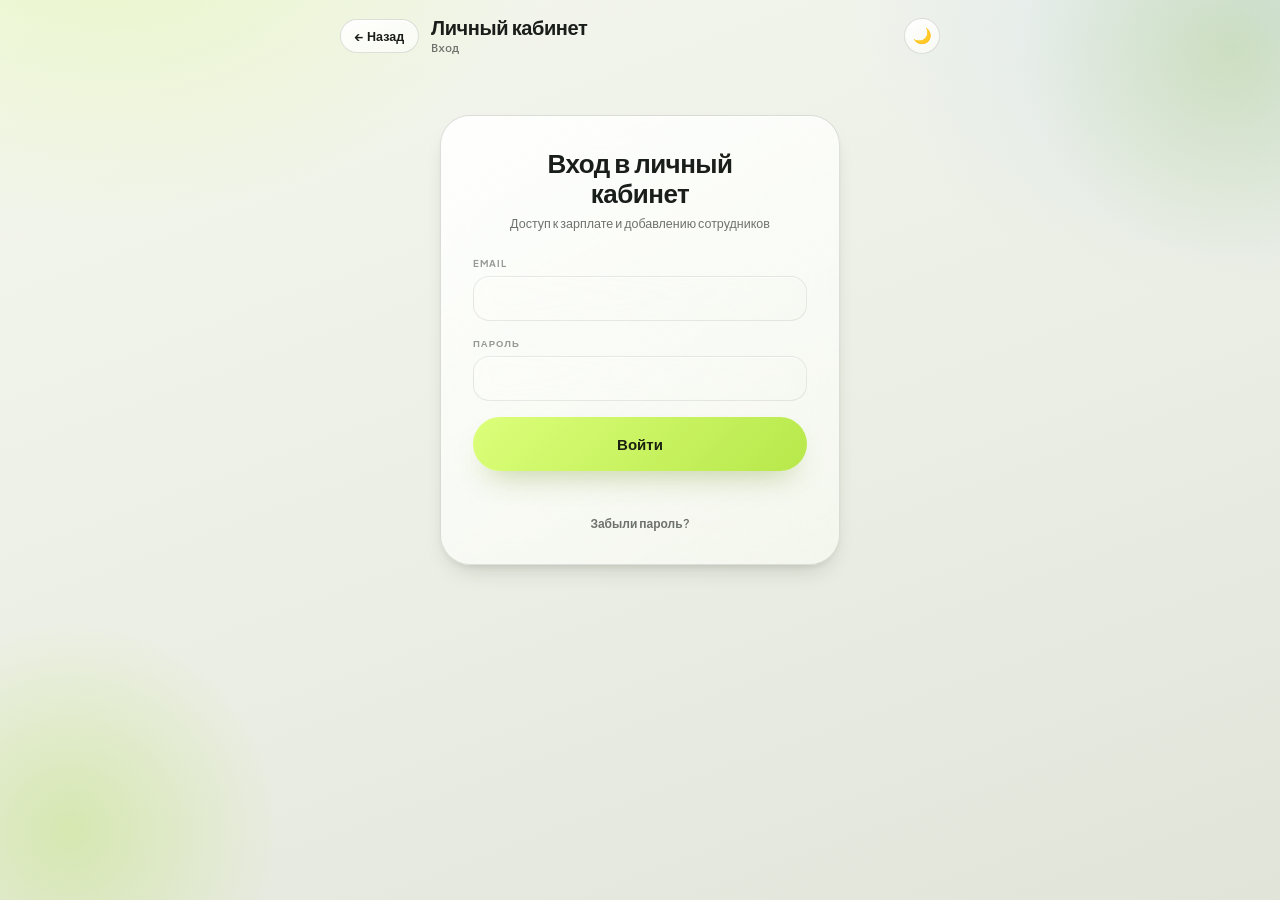
<file: analytics.html>
<!DOCTYPE html>
<html lang="ru">
<head>
<meta charset="UTF-8">
<meta name="viewport" content="width=device-width, initial-scale=1.0, maximum-scale=1.0, user-scalable=no">
<meta name="theme-color" content="#101215">
<link rel="icon" type="image/png" href="favicon-64.png">
<link rel="apple-touch-icon" href="apple-touch-icon-180.png">
<title>Аналитика — Лаба</title>
<script src="theme.js"></script>
<script src="auth-guard.js"></script>
<script src="icons.js"></script>
<script src="status.js"></script>
<script src="xlsx.full.min.js"></script>
<link rel="preconnect" href="https://fonts.googleapis.com">
<link rel="preconnect" href="https://fonts.gstatic.com" crossorigin>
<link href="https://fonts.googleapis.com/css2?family=Plus+Jakarta+Sans:wght@400;500;600;700;800&family=IBM+Plex+Mono:wght@400;500;600&display=swap" rel="stylesheet">
<link rel="stylesheet" href="common.css">
<style>
  body { padding: 16px 16px 40px; max-width: 600px; margin: 0 auto; }

  /* background не анимируем у стеклянных карточек (backdrop-filter) — иначе
     смена темы пересчитывает блюр на каждом кадре у всех разом и подвисает. */
  body, .stat-card, .list-row, .status-row, .model-row, .stale-row { transition: color 0.3s ease, border-color 0.3s ease; }

  /* ── Header ── */
  .an-header { display: flex; align-items: center; gap: 12px; margin-bottom: 18px; flex-wrap: wrap; }
  .back-btn {
    background: var(--gs1);
    backdrop-filter: var(--g-blur-sm);
    -webkit-backdrop-filter: var(--g-blur-sm);
    border: 1px solid var(--gbd);
    box-shadow: var(--gin);
    color: var(--tx);
    border-radius: 999px;
    padding: 8px 14px;
    font: 700 12.5px var(--f-head);
    cursor: pointer;
    text-decoration: none;
    display: inline-flex;
    align-items: center;
    gap: 5px;
    flex: none;
    white-space: nowrap;
    transition: border-color .3s, color .3s;
  }
  .back-btn:hover { border-color: var(--g-sel); color: var(--g-acc); }
  .an-header-title { flex: 1; min-width: 0; }
  .an-header-title .page-title { overflow: hidden; text-overflow: ellipsis; white-space: nowrap; }
  .an-header-title p { font: 500 11.5px var(--f-mono); color: var(--tx2); margin-top: 2px; }
  .theme-toggle-an { flex: none; }
  .an-header-actions { display: flex; gap: 8px; flex: 0 0 100%; }

  /* ── Переключатели категории / периода ── */
  .cat-bar { margin-bottom: 10px; }

  /* С четвёртой пилюлей («Машины») ряд перестал помещаться в ширину экрана
     телефона: нужно 387px при 356px доступных, и вся страница начинала
     ездить вбок. Поджимаем отступы и шрифт — четыре пилюли снова влезают
     в строку целиком. flex-wrap оставлен страховкой на совсем узкие
     экраны: лучше вторая строка, чем обрезанное слово. */
  @media (max-width: 430px) {
    .cat-bar { flex-wrap: wrap; row-gap: 4px; }
    .cat-bar .pill-switch-btn { padding: 9px 8px; font-size: 11.5px; }
  }
  .period-bar { display: flex; gap: 7px; margin-bottom: 18px; flex-wrap: wrap; }
  .period-btn {
    flex: 1;
    text-align: center;
    background: var(--gs1);
    backdrop-filter: var(--g-blur-sm);
    -webkit-backdrop-filter: var(--g-blur-sm);
    border: 1px solid var(--gbd);
    box-shadow: var(--gin);
    color: var(--tx2);
    border-radius: 999px;
    padding: 8px 4px;
    font: 700 11.5px var(--f-head);
    cursor: pointer;
    white-space: nowrap;
    transition: color .35s;
  }
  .period-btn.active { background: var(--g-pri); color: var(--g-pri-tx); border-color: transparent; }

  /* Месяц со стрелками — та же пилюля, что и остальные кнопки периода, но
     внутри три отдельные кликабельные зоны: назад, название, вперёд.
     flex: 1.6 — названию месяца («Сентябрь 2026») нужно заметно больше
     места, чем словам «Год» и «Всё время». */
  .period-month {
    flex: 1.6;
    display: flex;
    align-items: stretch;
    background: var(--gs1);
    backdrop-filter: var(--g-blur-sm);
    -webkit-backdrop-filter: var(--g-blur-sm);
    border: 1px solid var(--gbd);
    box-shadow: var(--gin);
    border-radius: 999px;
    overflow: hidden;
  }
  .period-month.active { background: var(--g-pri); border-color: transparent; }
  .period-month button {
    background: none;
    border: 0;
    color: var(--tx2);
    font: 700 11.5px var(--f-head);
    cursor: pointer;
    padding: 8px 4px;
    transition: color .35s, opacity .2s;
  }
  .period-month.active button { color: var(--g-pri-tx); }
  .pm-label { flex: 1; text-align: center; white-space: nowrap; }
  .pm-arrow { width: 30px; font-size: 17px !important; line-height: 1; flex: none; }
  .pm-arrow:hover { opacity: .65; }
  /* Вперёд дальше текущего месяца идти некуда — стрелка гаснет. */
  .pm-arrow:disabled { opacity: .3; cursor: default; }

  /* ── KPI ── */
  .kpi-lime {
    position: relative;
    overflow: hidden;
    background: var(--g-pri-hero);
    color: var(--g-pri-tx);
    box-shadow: var(--g-pri-sh);
    border-radius: 26px;
    padding: 18px 20px;
    margin-bottom: 12px;
  }
  .kpi-lime::before {
    content: '';
    position: absolute; right: -76px; top: -104px;
    width: 280px; height: 280px; border-radius: 50%;
    background: radial-gradient(circle at 50% 50%, rgba(255,255,255,.44), rgba(255,255,255,.15) 44%, rgba(255,255,255,0) 78%);
  }
  .kpi-lime > * { position: relative; }
  .kpi-lime .eyebrow { color: var(--g-pri-tx); opacity: .55; }
  .kpi-lime .kpi-value { font: 500 34px var(--f-mono); margin-top: 6px; letter-spacing: -.045em; }
  .kpi-lime .kpi-sub { font: 600 12px var(--f-head); opacity: .62; margin-top: 4px; }

  .kpi-row { display: flex; gap: 10px; margin-bottom: 16px; }
  .kpi-row .stat-card .stat-sub { font: 500 11px var(--f-head); color: var(--tx2); margin-top: 2px; }

  /* ── Секции ── */
  .section {
    background: var(--gs2);
    backdrop-filter: var(--g-blur);
    -webkit-backdrop-filter: var(--g-blur);
    border: 1px solid var(--gbd);
    box-shadow: var(--gin), var(--gsh2);
    border-radius: 22px;
    padding: 16px;
    margin-bottom: 14px;
  }
  .section-title { font: 700 9.5px var(--f-head); letter-spacing: .11em; text-transform: uppercase; color: rgba(var(--g-tx),.45); margin-bottom: 14px; }

  /* ── Статусы (прогресс-бары) ── */
  .status-row { display: flex; align-items: center; gap: 10px; }
  .status-row + .status-row { margin-top: 9px; }
  .status-label { font: 600 12px var(--f-head); width: 120px; flex: none; color: var(--tx2); }
  .status-track { flex: 1; height: 6px; border-radius: 999px; background: var(--gtrack); overflow: hidden; }
  .status-fill { height: 100%; border-radius: 999px; }
  .status-count { font: 700 12px var(--f-mono); width: 28px; text-align: right; flex: none; color: var(--tx); }

  /* ── Гистограмма по месяцам ── */
  .chart-bars { display: flex; align-items: flex-end; gap: 8px; height: 120px; }
  .chart-col { flex: 1; display: flex; flex-direction: column; align-items: center; gap: 7px; justify-content: flex-end; height: 100%; cursor: default; }
  .chart-bar { position: relative; width: 100%; border-radius: 6px; min-height: 2px; }
  .chart-m { font: 600 9.5px var(--f-mono); color: var(--tx2); }
  .chart-tooltip {
    position: absolute;
    bottom: calc(100% + 8px);
    left: 50%;
    transform: translateX(-50%) translateY(4px);
    background: var(--ink);
    color: var(--lime);
    font: 700 11px var(--f-mono);
    padding: 5px 9px;
    border-radius: 8px;
    white-space: nowrap;
    opacity: 0;
    pointer-events: none;
    transition: opacity .15s ease, transform .15s ease;
    z-index: 10;
  }
  .chart-col:hover .chart-tooltip { opacity: 1; transform: translateX(-50%) translateY(0); }

  /* ── Топ моделей ── */
  .model-row { display: flex; align-items: center; gap: 11px; padding: 9px 0; border-bottom: 1px solid var(--line); }
  .model-row:last-child { border-bottom: none; }
  .model-rank {
    width: 24px; height: 24px;
    border-radius: 8px;
    background: var(--gs4);
    border: 1px solid var(--gbd2);
    font: 700 11px var(--f-mono);
    color: var(--tx);
    display: flex; align-items: center; justify-content: center;
    flex-shrink: 0;
  }
  .model-rank.gold   { background: color-mix(in srgb, #eab308 22%, var(--bg)); color: #eab308; }
  .model-rank.silver { background: color-mix(in srgb, #94a3b8 22%, var(--bg)); color: #94a3b8; }
  .model-rank.bronze { background: color-mix(in srgb, #cd7f32 22%, var(--bg)); color: #cd7f32; }
  .model-body { flex: 1; min-width: 0; }
  .model-name { font: 700 12.5px var(--f-head); color: var(--tx); white-space: nowrap; overflow: hidden; text-overflow: ellipsis; }
  .model-sold { font: 500 10.5px var(--f-head); color: var(--tx2); }
  .model-side { text-align: right; flex: none; }
  .model-profit { font: 700 12.5px var(--f-mono); color: var(--tx); }
  .model-margin { font: 500 10px var(--f-head); color: var(--tx2); margin-top: 2px; }

  /* ── Долго лежащие ── */
  .stale-row { display: flex; align-items: center; gap: 11px; padding: 8px 0; }
  .stale-days { font: 700 11px var(--f-mono); padding: 5px 9px; border-radius: 999px; flex: none; }
  .stale-body { flex: 1; min-width: 0; }
  .stale-name { font: 600 12.5px var(--f-head); color: var(--tx); white-space: nowrap; overflow: hidden; text-overflow: ellipsis; }
  .stale-sku { font: 500 10.5px var(--f-mono); color: var(--tx2); margin-top: 1px; }
  .stale-price { font: 700 12.5px var(--f-mono); color: var(--tx); white-space: nowrap; flex: none; }

  /* ── Loading / error ── */
  .loading-state { text-align: center; padding: 60px 20px; color: var(--tx2); font: 600 14px var(--f-head); }
  .loading-state .spinner {
    width: 32px; height: 32px;
    border: 3px solid var(--line);
    border-top-color: var(--lime);
    border-radius: 50%;
    animation: spin 0.8s linear infinite;
    margin: 0 auto 14px;
  }
  @keyframes spin { to { transform: rotate(360deg); } }

  /* ── PIN-доступ к аналитике ── */
  .auth-overlay {
    position: fixed; inset: 0;
    background: var(--g-layer-mobile);
    display: flex; align-items: center; justify-content: center;
    z-index: 5000;
    padding: 20px;
  }
  @media (min-width: 1024px) {
    .auth-overlay { background: var(--g-layer-desktop); }
  }
  .auth-card { display: flex; flex-direction: column; gap: 16px; padding-top: 8px; max-width: 320px; width: 100%; }
  .auth-icon {
    width: 52px; height: 52px;
    border-radius: 18px;
    background: var(--gs1);
    backdrop-filter: var(--g-blur-sm);
    -webkit-backdrop-filter: var(--g-blur-sm);
    border: 1px solid var(--gbd);
    box-shadow: var(--gin);
    display: flex; align-items: center; justify-content: center;
    font-size: 22px;
    margin: 0 auto;
  }
  .auth-card h2 { font: 600 22px/1.15 var(--f-head); letter-spacing: -.01em; color: var(--tx); text-align: center; margin-top: 8px; }
  .auth-card .auth-sub { font: 500 12.5px/1.5 var(--f-head); color: var(--tx2); text-align: center; max-width: 250px; margin: 0 auto; }
  .pin-dots { display: flex; gap: 12px; justify-content: center; margin: 6px 0; }
  .pin-dot { width: 15px; height: 15px; border-radius: 50%; border: 2px solid var(--gbd2); background: transparent; transition: background .15s, border-color .15s; }
  .pin-dot.filled { background: var(--g-acc); border-color: var(--g-acc); }
  .auth-error { text-align: center; font: 700 12px var(--f-head); color: var(--tx2); min-height: 16px; }
  .auth-error.show { color: var(--st-danger); }
  .pin-keypad { display: grid; grid-template-columns: 1fr 1fr 1fr; gap: 10px; max-width: 270px; margin: 0 auto; width: 100%; }
  .pin-key {
    height: 58px;
    border-radius: 20px;
    background: var(--gs2);
    backdrop-filter: var(--g-blur-sm);
    -webkit-backdrop-filter: var(--g-blur-sm);
    border: 1px solid var(--gbd);
    box-shadow: var(--gin);
    display: flex; align-items: center; justify-content: center;
    font: 600 22px var(--f-mono);
    color: var(--tx);
    cursor: pointer;
    transition: border-color .3s;
  }
  .pin-key:hover { border-color: var(--g-sel); }
  .pin-key.empty { background: transparent; border: none; box-shadow: none; cursor: default; }
  .pin-key.backspace { font: 700 18px var(--f-head); }

  .dashboard-grid { display: block; }
  .dashboard-main, .dashboard-side { display: flex; flex-direction: column; gap: 14px; }

  /* ── Десктоп ── */
  @media (min-width: 1024px) {
    body { max-width: 1180px; padding: 32px 40px 60px; }

    .an-header { margin-bottom: 26px; flex-wrap: nowrap; }
    .an-header-title .page-title { font-size: 26px; }
    .back-btn { padding: 10px 16px; }
    .an-header-actions { flex: none; order: 1; }
    .theme-toggle-an { order: 2; }

    .filters-row { display: flex; align-items: center; gap: 16px; margin-bottom: 26px; flex-wrap: wrap; }
    .cat-bar { margin-bottom: 0; flex: none; width: auto; }
    .cat-bar .pill-switch-btn { flex: none; padding: 9px 18px; }
    .period-bar { margin-bottom: 0; flex: 1; max-width: 460px; }

    .dashboard-grid { display: grid; grid-template-columns: 1fr 360px; gap: 20px; align-items: start; }

    .kpi-lime { padding: 26px 30px; }
    .kpi-lime .kpi-value { font-size: 44px; }
    .kpi-row .stat-card { padding: 18px 20px; }

    .section { padding: 20px 22px; }
    .chart-bars { height: 160px; }
  }

  /* ── Печатный отчёт (A4, PDF через диалог печати браузера) ──
     Один лист A4, иерархия держится на толщине линеек (3/2/1px) и
     одном чёрном блоке (прибыль) — читается и на ч/б лазернике.
     Цвета заданы напрямую (не через var(--tx) и т.п.) — печать всегда
     чёрным по белому, вне зависимости от темы на экране. */
  #print-report { display: none; }
  @page { size: A4; margin: 0; }
  @media print {
    html, body { background: #fff !important; }
    /* body несёт свой экранный layout (max-width:600px и padding —
       см. правило body{} в начале файла, плюс 1180px на десктопе) —
       без сброса он ограничивал ширину листа даже на честном A4 без
       полей, из-за чего лист выглядел у́же страницы и заголовок
       переносился на две строки. */
    /* body ещё несёт min-height:100vh (общее правило в common.css,
       не только для этой страницы) — та же проблема, что была у
       .report-sheet: vh на печати не всегда равен высоте физической
       страницы, и это тоже могло раздувать body на лишний пустой лист. */
    body { max-width: none !important; padding: 0 !important; margin: 0 !important; min-height: 0 !important; }
    body > *:not(#print-report) { display: none !important; }
    #print-report { display: block !important; background: #fff; }
    /* !important обязателен: у каждого .report-sheet есть инлайновый
       width:794px/min-height:1123px (для пиксель-точного вида на A4
       при 96dpi) — он специфичнее этого правила и без !important
       побеждал бы даже здесь, из-за чего лист не подстраивался под
       реальную печатную область (та зависит от полей, которые
       выставляет диалог печати, а не только от @page).
       min-height не задаём вовсе — vh на печати не всегда равен
       реальной высоте страницы (зависит от браузера/драйвера), из-за
       этого лист "переливался" на лишний пустой второй лист. Разбивку
       на страницы держат только break-after у листа и то, что продажи
       уже нарезаны по строкам на лист (см. REPORT_ROWS_PER_PAGE). */
    #print-report .report-sheet { width: auto !important; min-height: 0 !important; box-shadow: none; break-after: page; }
    #print-report .report-sheet:last-child { break-after: auto; }
    #print-report .report-sheet * { -webkit-print-color-adjust: exact; print-color-adjust: exact; }
  }
</style>
</head>
<body>

<!-- PIN-доступ -->
<div id="auth-overlay" class="auth-overlay">
  <div class="auth-card">
    <div class="auth-icon"><svg width="22" height="22" viewBox="0 0 24 24" fill="none" stroke="currentColor" stroke-width="1.7" stroke-linecap="round" stroke-linejoin="round"><rect x="5" y="10.4" width="14" height="9.6" rx="2.4"></rect><path d="M8 10.4V7.6a4 4 0 0 1 8 0v2.8"></path></svg></div>
    <h2>Аналитика под PIN</h2>
    <div class="auth-sub">Финансовые показатели видны только владельцу. Введите 4-значный код.</div>
    <div class="pin-dots" id="pin-dots">
      <div class="pin-dot"></div>
      <div class="pin-dot"></div>
      <div class="pin-dot"></div>
      <div class="pin-dot"></div>
    </div>
    <div class="auth-error" id="auth-error"></div>
    <div class="pin-keypad" id="pin-keypad"></div>
  </div>
</div>

<!-- Header -->
<div class="an-header">
  <a class="back-btn" href="index.html">← Назад</a>
  <div class="an-header-title">
    <div class="page-title" style="font-size:20px;">Аналитика</div>
    <p id="last-update">Загрузка данных...</p>
  </div>
  <button class="theme-toggle theme-toggle-an" id="theme-toggle-an" onclick="toggleTheme()" title="Переключить тему" data-theme-icon>🌙</button>
  <div class="an-header-actions">
    <button class="back-btn" id="download-export-btn" onclick="downloadDataExport()" title="Скачать таблицу всех товаров для просмотра (Excel)"><svg width="14" height="14" viewBox="0 0 24 24" fill="none" stroke="currentColor" stroke-width="1.7" stroke-linecap="round" stroke-linejoin="round"><rect x="4" y="4" width="16" height="16" rx="2.4"></rect><path d="M4 10h16M4 15h16M10 4v16"></path></svg> Таблица</button>
    <button class="back-btn" id="download-report-btn" onclick="downloadMonthlyReport()" title="Скачать отчёт за выбранный период"><svg width="14" height="14" viewBox="0 0 24 24" fill="none" stroke="currentColor" stroke-width="1.7" stroke-linecap="round" stroke-linejoin="round"><path d="M7 3.6h7.4L18 7.2V20a1 1 0 0 1-1 1H7a1 1 0 0 1-1-1V4.6a1 1 0 0 1 1-1z"></path><path d="M14 3.6V7.2h4"></path><path d="M9 12.4h6M9 15.8h6"></path></svg> Отчёт</button>
  </div>
</div>

<div class="filters-row">
  <!-- Category toggle -->
  <div class="cat-bar pill-switch">
    <button class="pill-switch-btn active" onclick="switchCat('all', this)">🌐 Все</button>
    <button class="pill-switch-btn" onclick="switchCat('Дроны', this)">🚁 Дроны</button>
    <button class="pill-switch-btn" onclick="switchCat('Самокаты', this)">🛴 Самокаты</button>
    <button class="pill-switch-btn" onclick="switchCat('Машины', this)">🚗 Машины</button>
  </div>

  <!-- Period filter -->
  <div class="period-bar">
    <div class="period-month active" id="period-month">
      <button class="pm-arrow" id="pm-prev" onclick="stepMonth(-1)" title="Предыдущий месяц" aria-label="Предыдущий месяц">‹</button>
      <button class="pm-label" id="pm-label" onclick="setPeriod('month')">Месяц</button>
      <button class="pm-arrow" id="pm-next" onclick="stepMonth(1)" title="Следующий месяц" aria-label="Следующий месяц">›</button>
    </div>
    <button class="period-btn" id="pb-year" onclick="setPeriod('year')">Год</button>
    <button class="period-btn" id="pb-all" onclick="setPeriod('all')">Всё время</button>
  </div>
</div>

<!-- Loading -->
<div id="loading" class="loading-state">
  <div class="spinner"></div>
  Загружаем данные...
</div>

<!-- Error -->
<div id="error" class="error" style="display:none; margin-top:0;"></div>

<!-- Dashboard -->
<div id="dashboard" style="display:none;">
  <div class="dashboard-grid">
    <div class="dashboard-main">

      <!-- KPI -->
      <div class="kpi-lime">
        <div class="eyebrow">Прибыль за период</div>
        <div class="kpi-value" id="kpi-profit">—</div>
        <div class="kpi-sub" id="kpi-profit-sub"></div>
      </div>

      <div class="kpi-row">
        <div class="stat-card">
          <span class="eyebrow">Склад</span>
          <div class="stat-value" id="kpi-stock">—</div>
          <div class="stat-sub" id="kpi-stock-sub"></div>
        </div>
        <div class="stat-card">
          <span class="eyebrow">Продано</span>
          <div class="stat-value" id="kpi-sold">—</div>
          <div class="stat-sub" id="kpi-sold-sub"></div>
        </div>
        <div class="stat-card">
          <span class="eyebrow">Ср. срок</span>
          <div class="stat-value" id="kpi-avgdays">—</div>
          <div class="stat-sub">дней на складе</div>
        </div>
      </div>

      <!-- Динамика продаж -->
      <div class="section">
        <div class="section-title">Прибыль по месяцам</div>
        <div class="chart-bars" id="sales-chart"></div>
      </div>

      <!-- Статусы -->
      <div class="section">
        <div class="section-title">Статусы товаров</div>
        <div id="status-grid"></div>
      </div>

    </div>
    <div class="dashboard-side">

      <!-- Топ моделей -->
      <div class="section">
        <div class="section-title">Топ моделей по прибыли</div>
        <div id="top-models"></div>
      </div>

      <!-- Долго лежащие -->
      <div class="section">
        <div class="section-title">Долго лежат на складе</div>
        <div id="stale-items"></div>
      </div>

    </div>
  </div>
</div><!-- /dashboard -->

<div id="print-report"></div>

<script src="config.js"></script>
<script>
// ── Пароль доступа к аналитике ──────────────────────────────────
// Хранится не открытым текстом, а как SHA-256 хеш. Это не защита
// военного уровня (кто-то может перебрать несложный пароль оффлайн,
// зная хеш из исходного кода страницы), а простой барьер, чтобы
// сотрудники, которые просто пользуются каталогом, не заходили сюда
// случайно. Пока пароль не введён, данные с сервера не запрашиваются.
const ANALYTICS_PASSWORD_HASH = '7de53cf657da848963be4fda0b9010231f6df1bb0088967f50865a61cd152ba6';

async function sha256Hex(text) {
  const buf = await crypto.subtle.digest('SHA-256', new TextEncoder().encode(text));
  return Array.from(new Uint8Array(buf)).map(b => b.toString(16).padStart(2, '0')).join('');
}

// ── PIN-клавиатура (4 цифры, вводятся тапом) ──────────────────────
let pinDigits = '';

function buildPinKeypad() {
  const keys = ['1','2','3','4','5','6','7','8','9','','0','⌫'];
  const keypad = document.getElementById('pin-keypad');
  keypad.innerHTML = keys.map(k => {
    if (k === '') return '<div class="pin-key empty"></div>';
    if (k === '⌫') return '<div class="pin-key backspace" onclick="pinBackspace()">⌫</div>';
    return '<div class="pin-key" onclick="pinTap(\'' + k + '\')">' + k + '</div>';
  }).join('');
}

function renderPinDots() {
  document.querySelectorAll('#pin-dots .pin-dot').forEach((dot, i) => {
    dot.classList.toggle('filled', i < pinDigits.length);
  });
}

async function pinTap(digit) {
  if (pinDigits.length >= 4) return;
  pinDigits += digit;
  renderPinDots();
  if (pinDigits.length === 4) await submitAnalyticsPassword();
}

function pinBackspace() {
  pinDigits = pinDigits.slice(0, -1);
  renderPinDots();
  document.getElementById('auth-error').classList.remove('show');
  document.getElementById('auth-error').textContent = '';
}

async function submitAnalyticsPassword() {
  const hash = await sha256Hex(pinDigits);
  if (hash === ANALYTICS_PASSWORD_HASH) {
    sessionStorage.setItem('analyticsAuthed', '1');
    document.getElementById('auth-overlay').style.display = 'none';
    init();
  } else {
    const errEl = document.getElementById('auth-error');
    errEl.textContent = 'Неверный код · попробуйте ещё раз';
    errEl.classList.add('show');
    setTimeout(() => {
      pinDigits = '';
      renderPinDots();
      errEl.classList.remove('show');
      errEl.textContent = '';
    }, 700);
  }
}

function checkAnalyticsAuth() {
  buildPinKeypad();
  if (sessionStorage.getItem('analyticsAuthed') === '1') {
    document.getElementById('auth-overlay').style.display = 'none';
    init();
  }
}

let allData    = [];   // все товары (дроны + самокаты)
let currentCat = 'all';
let currentPeriod = 'month';
// Какой именно месяц показываем. Стартуем с текущего, стрелками ходим назад.
let monthCursor = new Date(new Date().getFullYear(), new Date().getMonth(), 1);
let lastRenderState = null; // снимок последнего render() — используется для отчёта

// ── Init ──────────────────────────────────────────────────────
async function init() {
  try {
    // Загружаем все категории параллельно. Список один на весь файл —
    // чтобы при добавлении новой категории не искать её по коду.
    const CATEGORY_NAMES = ['Дроны', 'Самокаты', 'Машины'];
    const perCategory = await Promise.all(CATEGORY_NAMES.map(fetchProducts));
    allData = perCategory.reduce((all, items, i) =>
      all.concat(items.map(p => ({ ...p, _cat: CATEGORY_NAMES[i] }))), []);

    document.getElementById('loading').style.display   = 'none';
    document.getElementById('dashboard').style.display = 'block';

    const now = new Date();
    document.getElementById('last-update').textContent =
      'Обновлено: ' + now.toLocaleTimeString('ru-RU', { hour: '2-digit', minute: '2-digit' });

    render();
  } catch (e) {
    document.getElementById('loading').style.display = 'none';
    const err = document.getElementById('error');
    err.style.display = 'block';
    err.textContent = '❌ Ошибка загрузки: ' + e.message;
  }
}

async function fetchProducts(category) {
  const data = await apiGet({ action: 'getAll', category: category });
  if (data.error) throw new Error(data.error);
  return data.products || [];
}

// ── Filters ───────────────────────────────────────────────────
function switchCat(cat, btn) {
  currentCat = cat;
  document.querySelectorAll('.cat-bar .pill-switch-btn').forEach(b => b.classList.remove('active'));
  btn.classList.add('active');
  render();
}

function setPeriod(period) {
  currentPeriod = period;
  render();
}

// Шаг по месяцам: -1 назад, +1 вперёд. Вперёд дальше текущего месяца не
// пускаем — будущих продаж не бывает, а пустой экран выглядит как поломка.
function stepMonth(delta) {
  const next = new Date(monthCursor.getFullYear(), monthCursor.getMonth() + delta, 1);
  if (next > startOfThisMonth()) return;
  monthCursor = next;
  currentPeriod = 'month';
  render();
}

function startOfThisMonth() {
  const now = new Date();
  return new Date(now.getFullYear(), now.getMonth(), 1);
}

// Подсветка активной кнопки и подпись месяца. Вызывается из render(),
// чтобы состояние панели всегда соответствовало тому, что показано ниже.
function syncPeriodBar() {
  const monthPill = document.getElementById('period-month');
  const label     = document.getElementById('pm-label');
  const next      = document.getElementById('pm-next');
  const yearBtn   = document.getElementById('pb-year');
  const allBtn    = document.getElementById('pb-all');
  if (!monthPill || !label) return;

  const name = RU_MONTHS_NOM[monthCursor.getMonth()];
  label.textContent = name.charAt(0).toUpperCase() + name.slice(1) + ' ' + monthCursor.getFullYear();

  monthPill.classList.toggle('active', currentPeriod === 'month');
  if (yearBtn) {
    yearBtn.classList.toggle('active', currentPeriod === 'year');
    yearBtn.textContent = monthCursor.getFullYear() + ' год';
  }
  if (allBtn) allBtn.classList.toggle('active', currentPeriod === 'all');
  if (next) next.disabled = monthCursor >= startOfThisMonth();
}

function getFilteredData() {
  let data = currentCat === 'all' ? allData : allData.filter(p => p._cat === currentCat);
  return data;
}

function getPeriodStart() {
  if (currentPeriod === 'month') return monthCursor;
  if (currentPeriod === 'year')  return new Date(monthCursor.getFullYear(), 0, 1);
  return new Date(0); // all time
}

// Верхняя граница периода (не включая). Раньше её не было вовсе: период
// задавался одной нижней границей, и «этот месяц» означал «с первого числа
// и до бесконечности». Пока смотрели только текущий месяц, разницы не было,
// но для сентября так попали бы и октябрьские продажи.
// null — границы нет («год» считаем от января до сегодня, «всё время» без рамок).
function getPeriodEnd() {
  if (currentPeriod === 'month') {
    return new Date(monthCursor.getFullYear(), monthCursor.getMonth() + 1, 1);
  }
  if (currentPeriod === 'year') {
    return new Date(monthCursor.getFullYear() + 1, 0, 1);
  }
  return null;
}

function parseDate(str) {
  if (!str) return null;
  // dd.MM.yyyy
  const m = String(str).match(/^(\d{2})\.(\d{2})\.(\d{4})$/);
  if (m) return new Date(+m[3], +m[2] - 1, +m[1]);
  const d = new Date(str);
  return isNaN(d.getTime()) ? null : d;
}

function fmt(num) {
  if (!num && num !== 0) return '—';
  return Number(num).toLocaleString('ru-RU') + ' ₽';
}

// ── Main render ───────────────────────────────────────────────
function render() {
  syncPeriodBar();

  const data        = getFilteredData();
  const periodStart = getPeriodStart();
  const periodEnd   = getPeriodEnd();

  // Товары проданные за период
  const soldInPeriod = data.filter(p => {
    if (p['Статус'] !== 'Продан') return false;
    const d = parseDate(p['Дата продажи']);
    if (!d || d < periodStart) return false;
    return periodEnd ? d < periodEnd : true;
  });

  // Товары в наличии (склад)
  const inStock = data.filter(p => p['Статус'] !== 'Продан');

  // Прибыль за период
  const totalProfit = soldInPeriod.reduce((s, p) => s + (parseFloat(p['Прибыль']) || 0), 0);

  // Стоимость склада (сумма закупочных цен товаров не-продан)
  const stockValue = inStock.reduce((s, p) => s + (parseFloat(p['Цена закупка']) || 0), 0);

  // Среднее время продажи (дни)
  const times = data
    .filter(p => p['Статус'] === 'Продан' && parseDate(p['Дата закупки']) && parseDate(p['Дата продажи']))
    .map(p => {
      const buy  = parseDate(p['Дата закупки']);
      const sell = parseDate(p['Дата продажи']);
      return Math.round((sell - buy) / 86400000);
    })
    .filter(d => d >= 0);
  const avgDays = times.length ? Math.round(times.reduce((a, b) => a + b, 0) / times.length) : null;

  // ── KPI ──
  document.getElementById('kpi-profit').textContent     = fmt(totalProfit);
  document.getElementById('kpi-profit-sub').textContent = soldInPeriod.length + ' продаж за период';
  document.getElementById('kpi-stock').textContent      = fmt(stockValue);
  document.getElementById('kpi-stock-sub').textContent  = inStock.length + ' товаров';
  document.getElementById('kpi-sold').textContent       = soldInPeriod.length + ' шт';
  document.getElementById('kpi-sold-sub').textContent   = 'выручка: ' + fmt(soldInPeriod.reduce((s,p) => s + (parseFloat(p['Цена продажа']) || 0), 0));
  document.getElementById('kpi-avgdays').textContent    = avgDays !== null ? avgDays : '—';

  // ── Статусы (прогресс-бары, цвета — из общего status.js) ──
  const counts = {};
  data.forEach(p => {
    const s = p['Статус'] || 'Не продан';
    counts[s] = (counts[s] || 0) + 1;
  });
  const maxCount = Math.max(1, ...Object.values(counts));

  const sg = document.getElementById('status-grid');
  sg.innerHTML = Object.entries(counts).map(([status, count]) => {
    const style = STATUS_ANALYTICS_COLORS[status] || { color: 'var(--tx2)', bg: 'var(--sf2)' };
    const widthPct = Math.round((count / maxCount) * 100);
    return `<div class="status-row">
      <div class="status-label">${getStatusText(status)}</div>
      <div class="status-track"><div class="status-fill" style="width:${widthPct}%; background:${style.color}"></div></div>
      <div class="status-count">${count}</div>
    </div>`;
  }).join('');

  // ── Динамика продаж ──
  renderChart(data);

  // ── Топ моделей ──
  // Считаем по продажам выбранного периода, а не по всему складу за всё
  // время: иначе, открыв сентябрь, видишь в топе ноябрьские модели.
  // Раньше это было незаметно — месяц всегда был текущим.
  const modelStats = {};
  soldInPeriod.forEach(p => {
    const name = getModelGroupKey(p['Название'] || 'Без названия');
    if (!modelStats[name]) modelStats[name] = { profit: 0, sold: 0, revenue: 0, cost: 0 };
    modelStats[name].profit  += parseFloat(p['Прибыль'])     || 0;
    modelStats[name].revenue += parseFloat(p['Цена продажа']) || 0;
    modelStats[name].cost    += parseFloat(p['Цена закупка']) || 0;
    modelStats[name].sold++;
  });

  const topModels = Object.entries(modelStats)
    .sort((a, b) => b[1].profit - a[1].profit)
    .slice(0, 7);

  const rankClass = (i) => i === 0 ? 'gold' : i === 1 ? 'silver' : i === 2 ? 'bronze' : '';

  document.getElementById('top-models').innerHTML = topModels.length
    ? topModels.map(([name, s], i) => {
        const margin = s.revenue > 0 ? Math.round((s.profit / s.revenue) * 100) : 0;
        return `<div class="model-row">
          <div class="model-rank ${rankClass(i)}">${i + 1}</div>
          <div class="model-body">
            <div class="model-name">${name}</div>
            <div class="model-sold">${s.sold} продаж</div>
          </div>
          <div class="model-side">
            <div class="model-profit">${fmt(Math.round(s.profit))}</div>
            <div class="model-margin">маржа ${margin}%</div>
          </div>
        </div>`;
      }).join('')
    : '<div style="color:var(--tx2);font-size:13px;text-align:center;padding:20px">Нет данных о продажах</div>';

  // ── Долго лежащие ──
  const today = new Date();
  const stale = data
    .filter(p => p['Статус'] !== 'Продан' && parseDate(p['Дата закупки']))
    .map(p => {
      const buy  = parseDate(p['Дата закупки']);
      const days = Math.round((today - buy) / 86400000);
      return { ...p, _days: days };
    })
    .sort((a, b) => b._days - a._days)
    .slice(0, 5);

  const dayColor = (d) => d > 60 ? 'var(--st-danger)' : d > 30 ? 'var(--st-warn)' : 'var(--st-ok)';

  document.getElementById('stale-items').innerHTML = stale.length
    ? stale.map(p => `<div class="stale-row">
        <div class="stale-days" style="background:color-mix(in srgb, ${dayColor(p._days)} 16%, transparent); color:${dayColor(p._days)}">${p._days} дн</div>
        <div class="stale-body">
          <div class="stale-name">${p['Название'] || '—'}</div>
          <div class="stale-sku">${p['Артикул'] || ''}</div>
        </div>
        <div class="stale-price">${fmt(p['Цена закупка'])}</div>
      </div>`).join('')
    : '<div style="color:var(--tx2);font-size:13px;text-align:center;padding:20px">Нет товаров на складе</div>';

  lastRenderState = { soldInPeriod, inStock, totalProfit, stockValue, avgDays, counts, topModels };
}

// ── Отчёт за период (A4, печать / сохранение в PDF через диалог печати) ──
// Разметка — по дизайн-хэндоффу: один лист A4, иерархия на толщине
// линеек и одном чёрном блоке (прибыль), без заливок, которые на ч/б
// принтере превратятся в серую кашу.
function escapeHtmlRp(text) {
  const div = document.createElement('div');
  div.textContent = text == null ? '' : String(text);
  return div.innerHTML;
}

const RU_MONTHS_NOM = ['январь','февраль','март','апрель','май','июнь','июль','август','сентябрь','октябрь','ноябрь','декабрь'];

function periodLabel() {
  if (currentPeriod === 'month') return RU_MONTHS_NOM[monthCursor.getMonth()] + ' ' + monthCursor.getFullYear();
  if (currentPeriod === 'year')  return monthCursor.getFullYear() + ' год';
  return 'всё время';
}

function categoryLabel() {
  return currentCat === 'all' ? 'все категории' : currentCat.toLowerCase();
}

// Числа отчёта — единый формат "12 345 ₽" (Intl.NumberFormat + один
// раз символ рубля через неразрывный пробел, без дублирования "₽₽").
function fmtRp(n) {
  return new Intl.NumberFormat('ru-RU').format(Math.round(n || 0)) + ' ₽';
}

function fmtDateShort(str) {
  const m = String(str || '').match(/^(\d{2})\.(\d{2})\.(\d{4})$/);
  return m ? (m[1] + '.' + m[2] + '.' + m[3].slice(2)) : (str || '');
}

function fmtDateTime(d) {
  const p2 = (n) => String(n).padStart(2, '0');
  return p2(d.getDate()) + '.' + p2(d.getMonth() + 1) + '.' + d.getFullYear() + ' · ' + p2(d.getHours()) + ':' + p2(d.getMinutes());
}

function pluralPositionsRp(n) {
  const n100 = n % 100, n10 = n % 10;
  if (n100 >= 11 && n100 <= 19) return 'позиций';
  if (n10 === 1) return 'позиция';
  if (n10 >= 2 && n10 <= 4) return 'позиции';
  return 'позиций';
}

function reportLogoHtml() {
  return '<div style="width:28px;height:28px;border:1.5px solid #101215;border-radius:7px;display:flex;align-items:center;justify-content:center">'
    + '<div style="width:58%;height:58%;display:grid;grid-template-columns:repeat(5,1fr);grid-template-rows:repeat(5,1fr);gap:9%">'
    + '<div style="background:#101215;grid-column:1/3;grid-row:1/3"></div>'
    + '<div style="background:#101215;grid-column:4/6;grid-row:1/3"></div>'
    + '<div style="background:#101215;grid-column:1/3;grid-row:4/6"></div>'
    + '<div style="background:#101215;grid-column:4;grid-row:4"></div>'
    + '<div style="background:#101215;grid-column:5;grid-row:5"></div>'
    + '<div style="background:#101215;grid-column:3;grid-row:3"></div>'
    + '</div></div>';
}

function reportHeaderHtml(data) {
  return '<div style="padding:40px 46px 26px;border-bottom:3px solid #101215;display:flex;flex-direction:column;gap:20px">'
    + '<div style="display:flex;align-items:center;justify-content:space-between">'
    + '<div style="display:flex;align-items:center;gap:11px">' + reportLogoHtml()
    + '<div style="font:700 13px \'Plus Jakarta Sans\',sans-serif;color:#101215;letter-spacing:.02em">Лаба</div></div>'
    + '<div style="font:500 10px \'IBM Plex Mono\',monospace;color:#101215;letter-spacing:.06em">' + escapeHtmlRp(data.generatedAt) + '</div>'
    + '</div>'
    + '<div style="display:flex;align-items:flex-end;justify-content:space-between;gap:20px">'
    + '<div style="font:800 34px/1.1 \'Plus Jakarta Sans\',sans-serif;color:#101215;letter-spacing:-.02em">Отчёт по продажам</div>'
    + '<div style="display:flex;gap:7px;flex-wrap:wrap;padding-bottom:4px">'
    + '<div style="font:700 11px \'Plus Jakarta Sans\',sans-serif;color:#101215;border:1.5px solid #101215;padding:3px 10px;border-radius:20px">' + escapeHtmlRp(data.period) + '</div>'
    + '<div style="font:600 11px \'Plus Jakarta Sans\',sans-serif;color:#101215;border:1px solid rgba(16,18,21,.4);padding:3px 10px;border-radius:20px">' + escapeHtmlRp(data.category) + '</div>'
    + '</div></div></div>';
}

function reportMetricCell(label, value, dark) {
  return '<div style="padding:14px 16px 15px;display:flex;flex-direction:column;gap:6px;grid-column:span 2;background:' + (dark ? '#101215' : '#fff') + '">'
    + '<div style="font:700 8.5px \'Plus Jakarta Sans\',sans-serif;letter-spacing:.13em;color:' + (dark ? 'rgba(255,255,255,.7)' : 'rgba(16,18,21,.55)') + '">' + label + '</div>'
    + '<div style="font:600 21px \'IBM Plex Mono\',monospace;color:' + (dark ? '#fff' : '#101215') + '">' + value + '</div>'
    + '</div>';
}

function reportMetricsHtml(data) {
  return '<div style="padding:22px 46px 0">'
    + '<div style="display:grid;grid-template-columns:repeat(6,1fr);gap:1px;background:#101215;border:1px solid #101215;border-radius:8px;overflow:hidden">'
    + reportMetricCell('ПРИБЫЛЬ', fmtRp(data.metrics.profit), true)
    + reportMetricCell('ВЫРУЧКА', fmtRp(data.metrics.revenue), false)
    + reportMetricCell('ПРОДАНО', data.metrics.soldCount + ' шт', false)
    + '</div></div>';
}

// Настоящая <table> вместо CSS grid: у браузеров десятилетиями зрелая,
// надёжная поддержка разбивки строк таблицы между страницами при
// печати (thead автоматически повторяется, tr с break-inside:avoid
// не разрезается) — у CSS grid с этим по печати давние проблемы в
// части браузеров (контент может "уехать" не на ту страницу).
function reportTableHeaders() {
  const base = 'font:700 8.5px \'Plus Jakarta Sans\',sans-serif;letter-spacing:.11em;color:#101215;padding:0 0 8px;border-bottom:2px solid #101215;';
  return '<tr>'
    + '<th style="' + base + 'text-align:left;">АРТИКУЛ</th>'
    + '<th style="' + base + 'text-align:left;">НАЗВАНИЕ</th>'
    + '<th style="' + base + 'text-align:left;">ДАТА</th>'
    + '<th style="' + base + 'text-align:right;">ЗАКУПКА</th>'
    + '<th style="' + base + 'text-align:right;">ПРОДАЖА</th>'
    + '<th style="' + base + 'text-align:right;">ПРИБЫЛЬ</th>'
    + '</tr>';
}

function reportRow(sale, zebra) {
  const bg = zebra ? '#f2f2f0' : 'transparent';
  const top = 'border-top:1px solid rgba(16,18,21,.28);background:' + bg + ';';
  return '<tr style="break-inside:avoid;">'
    + '<td style="font:600 11.5px \'IBM Plex Mono\',monospace;color:#101215;padding:11px 8px 11px 0;' + top + '">' + escapeHtmlRp(sale.sku) + '</td>'
    + '<td style="font:600 12.5px \'Plus Jakarta Sans\',sans-serif;color:#101215;padding:11px 8px 11px 0;' + top + '">' + escapeHtmlRp(sale.name) + '</td>'
    + '<td style="font:400 11.5px \'IBM Plex Mono\',monospace;color:#101215;padding:11px 8px 11px 0;' + top + '">' + escapeHtmlRp(sale.date) + '</td>'
    + '<td style="font:400 11.5px \'IBM Plex Mono\',monospace;color:#101215;padding:11px 0;' + top + 'text-align:right">' + fmtRp(sale.buy) + '</td>'
    + '<td style="font:400 11.5px \'IBM Plex Mono\',monospace;color:#101215;padding:11px 0;' + top + 'text-align:right">' + fmtRp(sale.sell) + '</td>'
    + '<td style="font:700 11.5px \'IBM Plex Mono\',monospace;color:#101215;padding:11px 0;' + top + 'text-align:right">' + fmtRp(sale.profit) + '</td>'
    + '</tr>';
}

function reportTotalsRow(totals) {
  return '<tr>'
    + '<td colspan="4" style="font:700 11px \'Plus Jakarta Sans\',sans-serif;letter-spacing:.08em;color:#101215;padding:11px 0;border-top:2px solid #101215">ИТОГО</td>'
    + '<td style="font:600 12px \'IBM Plex Mono\',monospace;color:#101215;padding:11px 0;border-top:2px solid #101215;text-align:right">' + fmtRp(totals.sell) + '</td>'
    + '<td style="font:700 12px \'IBM Plex Mono\',monospace;color:#101215;padding:11px 0;border-top:2px solid #101215;text-align:right">' + fmtRp(totals.profit) + '</td>'
    + '</tr>';
}

function reportTableSectionHtml(salesChunk, opts) {
  let bodyHtml;
  if (opts.isEmpty) {
    bodyHtml = '<tr><td colspan="6" style="padding:24px 0;text-align:center;font:500 12px \'Plus Jakarta Sans\',sans-serif;color:rgba(16,18,21,.55)">За выбранный период продаж не было</td></tr>';
  } else {
    bodyHtml = salesChunk.map((s, i) => reportRow(s, i % 2 === 0)).join('');
    if (opts.showTotals) bodyHtml += reportTotalsRow(opts.totals);
  }
  return '<div style="padding:32px 46px 0;display:flex;flex-direction:column;gap:12px;flex:1">'
    + '<div style="display:flex;align-items:baseline;justify-content:space-between">'
    + '<div style="font:700 15px \'Plus Jakarta Sans\',sans-serif;color:#101215">Продажи за период</div>'
    + '<div style="font:600 11px \'IBM Plex Mono\',monospace;color:#101215">' + opts.totalCount + ' ' + pluralPositionsRp(opts.totalCount) + '</div>'
    + '</div>'
    + '<table style="width:100%;border-collapse:collapse;table-layout:fixed;">'
    + '<colgroup><col style="width:88px"><col><col style="width:84px"><col style="width:92px"><col style="width:92px"><col style="width:96px"></colgroup>'
    + '<thead>' + reportTableHeaders() + '</thead>'
    + '<tbody>' + bodyHtml + '</tbody>'
    + '</table>'
    + '</div>';
}

function reportFooterHtml(pageNum, totalPages) {
  return '<div style="padding:16px 46px 22px;display:flex;align-items:center;justify-content:space-between;border-top:2px solid #101215;margin-top:26px">'
    + '<div style="font:500 9.5px \'IBM Plex Mono\',monospace;color:#101215">Лаба · инвентаризация · сформировано автоматически</div>'
    + '<div style="font:500 9.5px \'IBM Plex Mono\',monospace;color:#101215">' + pageNum + ' / ' + totalPages + '</div>'
    + '</div>';
}

// Консервативная оценка: 26 строк, которые советовал хэндофф, реально
// умещаются только при однострочных названиях — с расчётом на то, что
// первая страница ещё несёт блок метрик (меньше места), взяли с запасом.
const REPORT_ROWS_PER_PAGE = 18;

function renderReport(data) {
  const sales = data.sales || [];
  const isEmpty = sales.length === 0;
  const chunks = [];
  if (isEmpty) {
    chunks.push([]);
  } else {
    for (let i = 0; i < sales.length; i += REPORT_ROWS_PER_PAGE) chunks.push(sales.slice(i, i + REPORT_ROWS_PER_PAGE));
  }
  const totalPages = chunks.length;

  return chunks.map((chunk, pageIndex) => {
    const isFirstPage = pageIndex === 0;
    const isLastPage  = pageIndex === totalPages - 1;
    return '<div class="report-sheet" style="width:794px;min-height:1123px;box-sizing:border-box;background:#fff;display:flex;flex-direction:column;">'
      + reportHeaderHtml(data)
      + (isFirstPage ? reportMetricsHtml(data) : '')
      + reportTableSectionHtml(chunk, {
          totalCount: sales.length,
          showTotals: isLastPage && !isEmpty,
          totals: data.totals,
          isEmpty: isEmpty
        })
      + reportFooterHtml(pageIndex + 1, totalPages)
      + '</div>';
  }).join('');
}

function downloadMonthlyReport() {
  if (!lastRenderState) return;
  const { soldInPeriod, totalProfit } = lastRenderState;
  const revenue = soldInPeriod.reduce((s, p) => s + (parseFloat(p['Цена продажа']) || 0), 0);

  const sales = soldInPeriod.slice()
    .sort((a, b) => (parseDate(a['Дата продажи']) || 0) - (parseDate(b['Дата продажи']) || 0))
    .map(p => ({
      sku:    p['Артикул'] || '',
      name:   p['Название'] || '',
      date:   fmtDateShort(p['Дата продажи']),
      buy:    parseFloat(p['Цена закупка']) || 0,
      sell:   parseFloat(p['Цена продажа']) || 0,
      profit: parseFloat(p['Прибыль']) || 0
    }));

  const data = {
    period:      periodLabel(),
    category:    categoryLabel(),
    generatedAt: fmtDateTime(new Date()),
    metrics:     { profit: totalProfit, revenue: revenue, soldCount: soldInPeriod.length },
    sales:       sales,
    totals:      { sell: revenue, profit: totalProfit }
  };

  document.getElementById('print-report').innerHTML = renderReport(data);
  window.print();
}

// ── Выгрузка всей таблицы товаров в Excel (только для просмотра — правки
// в файле никак не влияют на реальные данные, это просто снимок на момент
// скачивания) ──
function downloadDataExport() {
  if (!allData.length) return;
  if (typeof XLSX === 'undefined') {
    alert('Не удалось загрузить модуль Excel (xlsx.full.min.js). Обнови страницу (⌘⇧R) и попробуй ещё раз.');
    return;
  }

  const headers = [
    'Категория', 'Артикул', 'Название', 'Серийный номер', 'Статус',
    'Цена закупки', 'Дата закупки', 'Цена продажа', 'Дата продажи', 'Прибыль',
    'Затраты ремонт', 'Затраты доставка', 'Ссылка на Авито', 'Состояние / описание'
  ];

  const toNum = (v) => {
    const n = parseFloat(v);
    return (v !== undefined && v !== null && v !== '' && !isNaN(n)) ? n : '';
  };

  const rows = allData.map(p => [
    p._cat || '',
    p['Артикул'] || '',
    p['Название'] || '',
    p['Серийный номер'] || '',
    getStatusText(p['Статус']),
    toNum(p['Цена закупка']),
    p['Дата закупки'] || '',
    toNum(p['Цена продажа']),
    p['Дата продажи'] || '',
    toNum(p['Прибыль']),
    toNum(p['Затраты ремонт']),
    toNum(p['Затраты доставка']),
    p['Ссылка на Авито'] || '',
    p['Состояние'] || ''
  ]);

  const ws = XLSX.utils.aoa_to_sheet([headers, ...rows]);
  ws['!cols'] = [
    { wch: 10 }, { wch: 10 }, { wch: 28 }, { wch: 16 }, { wch: 14 },
    { wch: 12 }, { wch: 12 }, { wch: 12 }, { wch: 12 }, { wch: 12 },
    { wch: 12 }, { wch: 12 }, { wch: 24 }, { wch: 34 }
  ];

  const wb = XLSX.utils.book_new();
  XLSX.utils.book_append_sheet(wb, ws, 'Товары');
  const stamp = new Date().toISOString().slice(0, 10);
  XLSX.writeFile(wb, 'laba-tovary-' + stamp + '.xlsx');
}

// ── Гистограмма прибыли по месяцам (CSS-бары, без внешних библиотек) ──
function renderChart(data) {
  const months = {};
  for (let i = 7; i >= 0; i--) {
    const d = new Date();
    d.setDate(1);
    d.setMonth(d.getMonth() - i);
    const key = d.getFullYear() + '-' + String(d.getMonth() + 1).padStart(2, '0');
    months[key] = 0;
  }

  data.filter(p => p['Статус'] === 'Продан').forEach(p => {
    const d = parseDate(p['Дата продажи']);
    if (!d) return;
    const key = d.getFullYear() + '-' + String(d.getMonth() + 1).padStart(2, '0');
    if (key in months) months[key] += parseFloat(p['Прибыль']) || 0;
  });

  const entries = Object.entries(months).map(([k, v]) => {
    const [y, m] = k.split('-');
    const label = new Date(+y, +m - 1, 1).toLocaleString('ru-RU', { month: 'short' }).replace('.', '');
    return { label, value: Math.round(v) };
  });

  const maxAbs = Math.max(1, ...entries.map(e => Math.abs(e.value)));

  document.getElementById('sales-chart').innerHTML = entries.map(e => {
    const heightPct = Math.max(3, Math.round((Math.abs(e.value) / maxAbs) * 100));
    const color = e.value >= 0 ? 'var(--lime)' : 'var(--st-danger)';
    const sum = e.value.toLocaleString('ru-RU') + ' ₽';
    return `<div class="chart-col" title="${sum}">
      <div class="chart-bar" style="height:${heightPct}%; background:${color}">
        <span class="chart-tooltip">${sum}</span>
      </div>
      <div class="chart-m">${e.label}</div>
    </div>`;
  }).join('');
}

// Аналитика — только для директора. auth-guard.js уже гарантирует вход в
// личный кабинет, здесь дополнительно проверяем роль сотрудника.
if (window.CABINET_SESSION && window.CABINET_SESSION.employee && window.CABINET_SESSION.employee.role === 'director') {
  checkAnalyticsAuth();
} else {
  document.getElementById('auth-overlay').innerHTML = `
    <div class="auth-card">
      <div class="auth-icon"><svg width="22" height="22" viewBox="0 0 24 24" fill="none" stroke="currentColor" stroke-width="1.7" stroke-linecap="round" stroke-linejoin="round"><circle cx="12" cy="12" r="8.2"></circle><path d="m6.6 6.6 10.8 10.8"></path></svg></div>
      <h2>Доступ только для директора</h2>
      <div class="auth-sub">Аналитика склада видна только владельцу аккаунта директора.</div>
      <a class="back-btn" href="index.html" style="margin:8px auto 0; justify-content:center;">← На главную</a>
    </div>
  `;
}

// ── Тема (общая логика в theme.js) ──────────────────
initTheme();
</script>
</body>
</html>
</file>
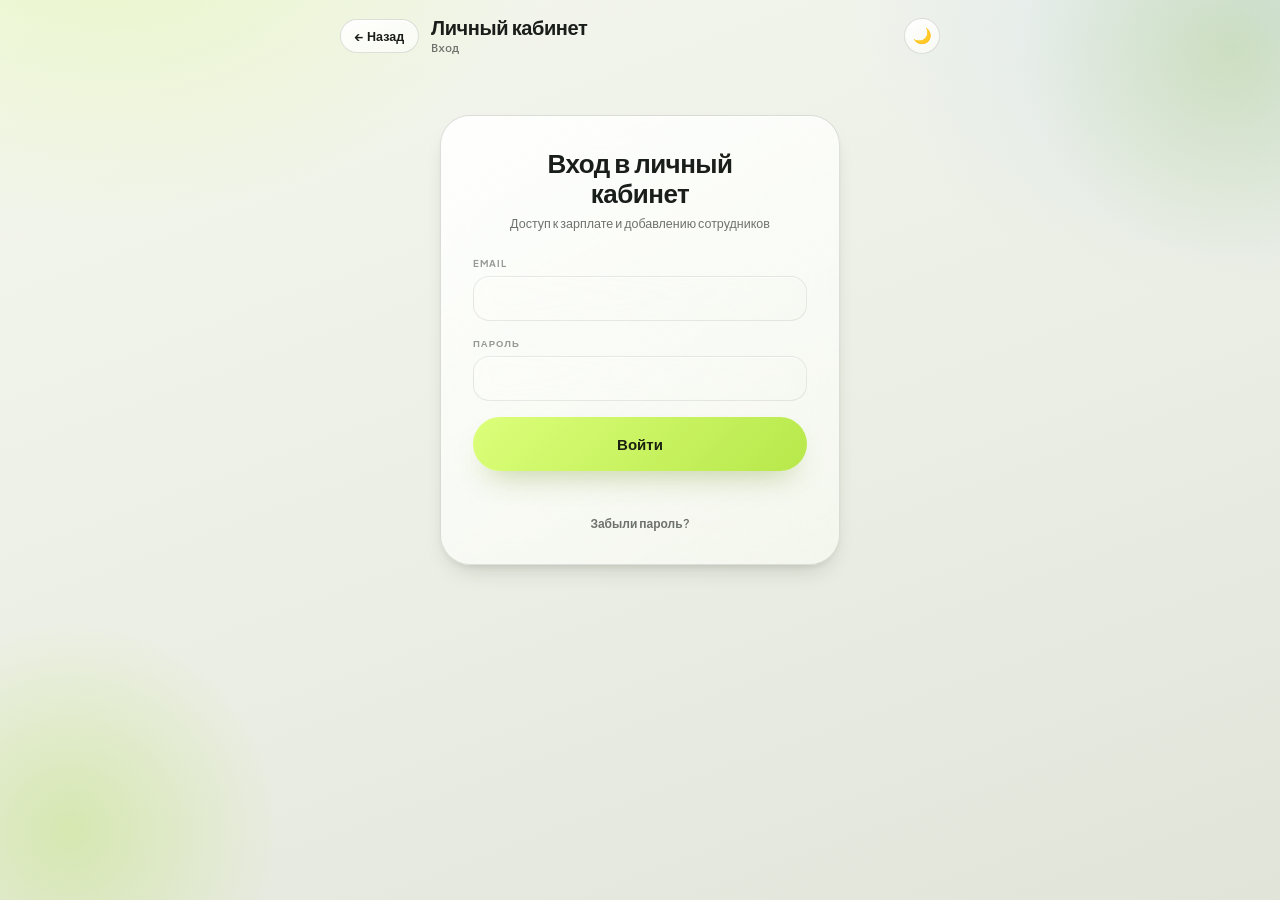
<file: cabinet.html>
<!DOCTYPE html>
<html lang="ru">
<head>
<meta charset="UTF-8">
<meta name="viewport" content="width=device-width, initial-scale=1.0, maximum-scale=1.0, user-scalable=no">
<meta name="theme-color" content="#101215">
<link rel="icon" type="image/png" href="favicon-64.png">
<link rel="apple-touch-icon" href="apple-touch-icon-180.png">
<title>Личный кабинет — Лаба</title>
<script src="theme.js"></script>
<script src="toast.js"></script>
<link rel="preconnect" href="https://fonts.googleapis.com">
<link rel="preconnect" href="https://fonts.gstatic.com" crossorigin>
<link href="https://fonts.googleapis.com/css2?family=Plus+Jakarta+Sans:wght@400;500;600;700;800&family=IBM+Plex+Mono:wght@400;500;600&display=swap" rel="stylesheet">
<link rel="stylesheet" href="common.css">
<style>
  body { padding: 16px; padding-bottom: 40px; }
  .container { max-width: min(600px, 100%); margin: 0 auto; }

  .field-group { margin-bottom: 16px; }
  .field-label { margin-bottom: 7px; display: block; }

  /* ── Header ── */
  .cab-header { display: flex; align-items: center; gap: 12px; margin-bottom: 22px; flex-wrap: wrap; }
  .back-btn {
    background: var(--gs1);
    backdrop-filter: var(--g-blur-sm);
    -webkit-backdrop-filter: var(--g-blur-sm);
    border: 1px solid var(--gbd); color: var(--tx);
    box-shadow: var(--gin);
    border-radius: 999px; padding: 8px 14px; font: 700 12.5px var(--f-head);
    cursor: pointer; text-decoration: none; display: inline-flex; align-items: center;
    gap: 5px; flex: none; white-space: nowrap;
    transition: border-color .3s, color .3s;
  }
  .back-btn:hover { border-color: var(--g-sel); color: var(--g-acc); }
  .cab-header-title { flex: 1; min-width: 0; }
  .cab-header-title p { font: 500 11.5px var(--f-mono); color: var(--tx2); margin-top: 2px; }
  .theme-toggle-cab { flex: none; }

  /* ── Логин ── */
  .login-box {
    max-width: 400px; margin: 60px auto 0;
    background: var(--gs2);
    backdrop-filter: var(--g-blur);
    -webkit-backdrop-filter: var(--g-blur);
    border: 1px solid var(--gbd);
    box-shadow: var(--gin), var(--gsh2);
    border-radius: 30px;
    padding: 32px;
  }
  .login-box .login-title { font: 600 26px/1.15 var(--f-head); letter-spacing: -.02em; text-align: center; margin-bottom: 6px; }
  .login-box .login-sub { font: 500 12.5px/1.5 var(--f-head); color: var(--tx2); text-align: center; margin-bottom: 24px; }
  .auth-error { color: var(--st-danger, #f87171); font: 600 12.5px var(--f-head); margin-top: 10px; text-align: center; min-height: 16px; }

  /* ── Период ── */
  .period-bar { display: flex; gap: 4px; margin-bottom: 18px; flex-wrap: wrap; background: var(--gs1); backdrop-filter: var(--g-blur-sm); -webkit-backdrop-filter: var(--g-blur-sm); border: 1px solid var(--gbd); box-shadow: var(--gin); border-radius: 999px; padding: 4px; }
  .period-btn {
    flex: 1; text-align: center; background: transparent; border: none;
    color: var(--tx2); border-radius: 999px; padding: 8px 4px; font: 700 11.5px var(--f-head);
    cursor: pointer; white-space: nowrap; transition: background .35s, color .35s;
  }
  .period-btn.active { background: var(--g-pri); color: var(--g-pri-tx); }

  .kpi-lime {
    position: relative; overflow: hidden;
    background: var(--g-pri-hero); color: var(--g-pri-tx);
    box-shadow: var(--g-pri-sh);
    border-radius: 26px; padding: 18px 20px;
    margin-bottom: 18px;
  }
  .kpi-lime::before {
    content: '';
    position: absolute; right: -76px; top: -104px;
    width: 280px; height: 280px; border-radius: 50%;
    background: radial-gradient(circle at 50% 50%, rgba(255,255,255,.44), rgba(255,255,255,.15) 44%, rgba(255,255,255,0) 78%);
  }
  .kpi-lime > * { position: relative; }
  .kpi-lime .eyebrow { color: var(--g-pri-tx); opacity: .55; }
  .kpi-lime .kpi-value { font: 500 32px var(--f-mono); letter-spacing: -.045em; margin-top: 4px; }

  .loading, .empty-state { text-align: center; color: var(--tx2); font: 500 13px var(--f-head); padding: 30px 0; }

  #cab-body { display: none; }
</style>
</head>
<body>

<div class="container">
  <!-- Header -->
  <div class="cab-header">
    <a class="back-btn" href="index.html">← Назад</a>

    <div class="cab-header-title">
      <div class="page-title" style="font-size:20px;" id="cab-page-title">Личный кабинет</div>
      <p id="cab-subtitle">Вход</p>
    </div>
    <button class="theme-toggle theme-toggle-cab" id="theme-toggle-cab" onclick="toggleTheme()" title="Переключить тему" data-theme-icon>🌙</button>
  </div>

  <!-- Первый запуск: сотрудников ещё нет вообще — создаём первого директора -->
  <div id="setup-box" class="login-box" style="display:none;">
    <div class="login-title">Первый аккаунт</div>
    <div class="login-sub">Сотрудников ещё нет — заведи первый аккаунт (директора).</div>
    <div class="field-group">
      <div class="eyebrow field-label">Имя</div>
      <input type="text" id="setup-name">
    </div>
    <div class="field-group">
      <div class="eyebrow field-label">Email</div>
      <input type="email" id="setup-email" autocomplete="off">
    </div>
    <div class="field-group">
      <div class="eyebrow field-label">Пароль</div>
      <input type="text" id="setup-password" autocomplete="off">
    </div>
    <button class="btn-lime btn-block" id="setup-btn" style="width:100%;">Создать аккаунт директора</button>
    <div class="auth-error" id="setup-error"></div>
  </div>

  <!-- Логин -->
  <div id="login-box" class="login-box" style="display:none;">
    <div class="login-title">Вход в личный<br>кабинет</div>
    <div class="login-sub">Доступ к зарплате и добавлению сотрудников</div>
    <div class="field-group">
      <div class="eyebrow field-label">Email</div>
      <input type="email" id="login-email" autocomplete="username">
    </div>
    <div class="field-group">
      <div class="eyebrow field-label">Пароль</div>
      <input type="password" id="login-password" autocomplete="current-password">
    </div>
    <button class="btn-lime btn-block" id="login-btn" style="width:100%;">Войти</button>
    <div class="auth-error" id="login-error"></div>
    <p style="text-align:center; margin-top:14px;">
      <a href="#" id="forgot-link" style="font:600 12px var(--f-head); color:var(--tx2); text-decoration:none;">Забыли пароль?</a>
    </p>
  </div>

  <!-- Восстановление пароля: запрос ссылки на почту -->
  <div id="forgot-box" class="login-box" style="display:none;">
    <div class="login-title">Восстановление пароля</div>
    <div class="login-sub">Укажи email — пришлём ссылку для смены пароля.</div>
    <div class="field-group">
      <div class="eyebrow field-label">Email</div>
      <input type="email" id="forgot-email" autocomplete="username">
    </div>
    <button class="btn-lime btn-block" id="forgot-btn" style="width:100%;">Отправить ссылку</button>
    <div class="auth-error" id="forgot-error"></div>
    <p style="text-align:center; margin-top:14px;">
      <a href="#" id="back-to-login-link" style="font:600 12px var(--f-head); color:var(--tx2); text-decoration:none;">← Назад ко входу</a>
    </p>
  </div>

  <!-- Переход по ссылке из письма: задать новый пароль -->
  <div id="reset-box" class="login-box" style="display:none;">
    <div class="login-title">Новый пароль</div>
    <div class="login-sub">Задай новый пароль для входа.</div>
    <div class="field-group">
      <div class="eyebrow field-label">Новый пароль</div>
      <input type="text" id="reset-password" autocomplete="new-password">
    </div>
    <button class="btn-lime btn-block" id="reset-btn" style="width:100%;">Сохранить пароль</button>
    <div class="auth-error" id="reset-error"></div>
  </div>

  <!-- Кабинет -->
  <div id="cab-body">
    <div style="display:flex; align-items:center; justify-content:space-between; gap:10px; margin-bottom:16px;">
      <div class="eyebrow" id="cab-whoami"></div>
      <button class="btn-ghost" id="logout-btn" style="width:auto; margin:0; padding:8px 16px; height:auto; font-size:12.5px;">Выйти</button>
    </div>

    <!-- ЭКРАН «Сотрудники» (директор) / «Моя зарплата» (сотрудник).
         Открывается отдельным пунктом меню аккаунта, в личном кабинете
         больше не показывается: там теперь только свои данные. -->
    <div id="salary-view" style="display:none;">
      <div class="period-bar">
        <button class="period-btn active" onclick="setPeriod('month', this)">Этот месяц</button>
        <button class="period-btn" onclick="setPeriod('quarter', this)">Квартал</button>
        <button class="period-btn" onclick="setPeriod('year', this)">Год</button>
        <button class="period-btn" onclick="setPeriod('all', this)">Всё время</button>
      </div>

      <!-- Сводка сотрудника / выбранного сотрудника у директора -->
      <div id="salary-summary"></div>

      <!-- Список сотрудников (только директор, когда никто не выбран) -->
      <div id="employees-list"></div>
    </div>

    <!-- Добавление сотрудника (только директор) -->
    <div id="add-employee-block" style="display:none;">
      <div class="eyebrow" style="margin-bottom:10px;">Новый сотрудник</div>
      <div class="field-group">
        <div class="eyebrow field-label">Имя</div>
        <input type="text" id="new-emp-name">
      </div>
      <div class="field-group">
        <div class="eyebrow field-label">Email</div>
        <input type="email" id="new-emp-email" autocomplete="off">
      </div>
      <div class="field-group">
        <div class="eyebrow field-label">Пароль</div>
        <input type="text" id="new-emp-password" autocomplete="off">
      </div>
      <div class="field-group">
        <div class="eyebrow field-label">Роль</div>
        <select id="new-emp-role">
          <option value="employee">Сотрудник</option>
          <option value="director">Директор</option>
          <option value="tester">Тестировщик</option>
        </select>
        <div class="field-hint">Тестировщик пользуется приложением как обычный сотрудник, но не появляется в списках «кто закупил», «кто продал» и «кому задача» — и поэтому не попадает в расчёт процентов.</div>
      </div>
      <button class="btn-dark btn-block" id="add-emp-btn"><svg width="15" height="15" viewBox="0 0 24 24" fill="none" stroke="currentColor" stroke-width="1.7" stroke-linecap="round" stroke-linejoin="round"><path d="M12 5.6v12.8M5.6 12h12.8"></path></svg> Добавить</button>
    </div>

    <!-- Свои данные: имя, почта, пароль. Видно всем вошедшим — каждый
         правит только себя, сервер берёт id из сессии и чужую запись
         изменить не даст, даже если подставить чужой id в запрос. -->
    <div id="my-profile-block" style="display:none;">
      <div class="eyebrow" style="margin-bottom:10px;">Мои данные</div>
      <div class="field-group">
        <div class="eyebrow field-label">Имя</div>
        <input type="text" id="my-name">
      </div>
      <div class="field-group">
        <div class="eyebrow field-label">Email</div>
        <input type="email" id="my-email" autocomplete="off">
        <div class="field-hint">Это же и логин для входа, и адрес, куда придёт письмо для восстановления пароля.</div>
      </div>
      <button class="btn-dark btn-block" id="save-profile-btn">Сохранить</button>

      <div class="eyebrow" style="margin:24px 0 10px;">Смена пароля</div>
      <div class="field-group">
        <div class="eyebrow field-label">Текущий пароль</div>
        <input type="password" id="my-pass-current" autocomplete="off">
      </div>
      <div class="field-group">
        <div class="eyebrow field-label">Новый пароль</div>
        <input type="password" id="my-pass-new" autocomplete="off">
      </div>
      <div class="field-group">
        <div class="eyebrow field-label">Новый пароль ещё раз</div>
        <input type="password" id="my-pass-new2" autocomplete="off">
        <div class="field-hint">После смены на других устройствах придётся войти заново — здесь вы останетесь.</div>
      </div>
      <button class="btn-ghost btn-block" id="change-pass-btn">Сменить пароль</button>
    </div>
  </div>
</div>

<script src="config.js"></script>
<script>
let session = null; // { token, employee: { id, name, role } }
let currentPeriod = 'month';
let viewingEmployeeId = null; // директор смотрит разбивку конкретного сотрудника

function getPeriodRange() {
  const now = new Date();
  let start;
  if (currentPeriod === 'month')   start = new Date(now.getFullYear(), now.getMonth(), 1);
  else if (currentPeriod === 'quarter') start = new Date(now.getFullYear(), Math.floor(now.getMonth() / 3) * 3, 1);
  else if (currentPeriod === 'year')    start = new Date(now.getFullYear(), 0, 1);
  else start = new Date(2000, 0, 1);
  const end = new Date(now.getFullYear(), now.getMonth(), now.getDate() + 1);
  const fmt = d => d.toISOString().slice(0, 10);
  return { dateFrom: fmt(start), dateTo: fmt(end) };
}

function setPeriod(period, btn) {
  currentPeriod = period;
  document.querySelectorAll('.period-btn').forEach(b => b.classList.remove('active'));
  btn.classList.add('active');
  render();
}

// «1 товар / 2 товара / 5 товаров»
function plural(n, one, few, many) {
  const a = Math.abs(n) % 100, b = a % 10;
  if (a > 10 && a < 20) return many;
  if (b > 1 && b < 5) return few;
  if (b === 1) return one;
  return many;
}

function fmtRub(n) {
  return new Intl.NumberFormat('ru-RU').format(Math.round(n || 0)) + ' ₽';
}

function saveSession() {
  try { localStorage.setItem('cabinetSession', JSON.stringify(session)); } catch (e) {}
}
function loadSession() {
  try {
    const raw = localStorage.getItem('cabinetSession');
    if (raw) session = JSON.parse(raw);
  } catch (e) { session = null; }
}
function clearSession() {
  session = null;
  try { localStorage.removeItem('cabinetSession'); } catch (e) {}
}

async function doLogin() {
  const email = document.getElementById('login-email').value.trim();
  const password = document.getElementById('login-password').value;
  const errEl = document.getElementById('login-error');
  errEl.textContent = '';
  if (!email || !password) { errEl.textContent = 'Заполните email и пароль'; return; }

  const btn = document.getElementById('login-btn');
  btn.disabled = true;
  btn.textContent = 'Входим...';
  try {
    const result = await apiPost({ action: 'login', email, password });
    if (!result.success) throw new Error(result.message || 'Не удалось войти');
    session = { token: result.token, employee: result.employee };
    saveSession();
    location.href = 'index.html';
    return;
  } catch (e) {
    errEl.textContent = e.message;
  } finally {
    btn.disabled = false;
    btn.textContent = 'Войти';
  }
}

function showLoginBox() {
  document.getElementById('setup-box').style.display = 'none';
  document.getElementById('forgot-box').style.display = 'none';
  document.getElementById('reset-box').style.display = 'none';
  document.getElementById('login-box').style.display = 'block';
}

async function doForgotPassword() {
  const email = document.getElementById('forgot-email').value.trim();
  const errEl = document.getElementById('forgot-error');
  errEl.textContent = '';
  if (!email) { errEl.textContent = 'Укажите email'; return; }

  const btn = document.getElementById('forgot-btn');
  btn.disabled = true;
  btn.textContent = 'Отправляем...';
  try {
    const result = await apiPost({ action: 'requestPasswordReset', email });
    showToast('✅ ' + (result.message || 'Проверьте почту'));
    showLoginBox();
  } catch (e) {
    errEl.textContent = e.message;
  } finally {
    btn.disabled = false;
    btn.textContent = 'Отправить ссылку';
  }
}

async function doResetPassword(resetToken) {
  const newPassword = document.getElementById('reset-password').value;
  const errEl = document.getElementById('reset-error');
  errEl.textContent = '';
  if (!newPassword) { errEl.textContent = 'Укажите новый пароль'; return; }

  const btn = document.getElementById('reset-btn');
  btn.disabled = true;
  btn.textContent = 'Сохраняем...';
  try {
    const result = await apiPost({ action: 'resetPasswordWithToken', resetToken, newPassword });
    if (!result.success) throw new Error(result.message || 'Не удалось сохранить пароль');
    showToast('✅ Пароль обновлён, теперь можно войти');
    history.replaceState(null, '', location.pathname);
    showLoginBox();
  } catch (e) {
    errEl.textContent = e.message;
  } finally {
    btn.disabled = false;
    btn.textContent = 'Сохранить пароль';
  }
}

async function doLogout() {
  if (session) {
    try { await apiPost({ action: 'logout', sessionToken: session.token }); } catch (e) {}
  }
  clearSession();
  location.reload();
}

function showCabinet() {
  document.getElementById('login-box').style.display = 'none';
  document.getElementById('cab-body').style.display = 'block';
  document.getElementById('cab-subtitle').textContent = session.employee.role === 'director' ? 'Кабинет директора' : 'Кабинет сотрудника';
  document.getElementById('cab-whoami').textContent = session.employee.name + (session.employee.role === 'director' ? ' · директор' : '');
  showCabinetView(currentViewFromUrl());
}

// Страница обслуживает три разных пункта меню аккаунта, поэтому делится
// на экраны: кабинет — только свои данные, зарплата — отдельный экран,
// добавление сотрудника — тоже отдельный. Раньше всё это лежало одной
// простынёй, и «Личный кабинет» открывался сразу со списком сотрудников
// и формой их создания.
function currentViewFromUrl() {
  const params = new URLSearchParams(location.search);
  if (params.get('add') === '1') return 'add';
  if (params.get('view') === 'salary') return 'salary';
  return 'profile';
}

function showCabinetView(view) {
  const isDirector = session.employee.role === 'director';
  // Экраны директора сотруднику недоступны: промах по ссылке возвращает
  // на свой кабинет, а не показывает пустой экран.
  if (view === 'add' && !isDirector) view = 'profile';

  const titles = {
    profile: 'Личный кабинет',
    salary:  isDirector ? 'Сотрудники' : 'Моя зарплата',
    add:     'Добавить сотрудника'
  };
  const subs = {
    profile: 'Имя, почта и пароль',
    salary:  isDirector ? 'Начисления по каждому' : 'Процент с закупок и продаж',
    add:     'Новый доступ к приложению'
  };
  document.getElementById('cab-page-title').textContent = titles[view];
  document.getElementById('cab-subtitle').textContent = subs[view];

  document.getElementById('my-profile-block').style.display = view === 'profile' ? 'block' : 'none';
  document.getElementById('salary-view').style.display = view === 'salary' ? 'block' : 'none';
  document.getElementById('add-employee-block').style.display = view === 'add' ? 'block' : 'none';

  if (view === 'profile') loadMyProfile();
  if (view === 'salary') render();
  if (view === 'add') {
    const nameField = document.getElementById('new-emp-name');
    if (nameField) setTimeout(() => nameField.focus(), 120);
  }
}

// ── Свои данные ──────────────────────────────────────────────────────
async function loadMyProfile() {
  try {
    const data = await apiGet({ action: 'getProfile', sessionToken: session.token });
    if (data.error || !data.profile) return;
    document.getElementById('my-name').value = data.profile.name || '';
    document.getElementById('my-email').value = data.profile.email || '';
  } catch (e) {
    // Молча: экран зарплаты важнее, он покажет свою ошибку сам.
  }
}

async function saveMyProfile() {
  const btn = document.getElementById('save-profile-btn');
  const name = document.getElementById('my-name').value.trim();
  const email = document.getElementById('my-email').value.trim();
  if (!name || !email) { showToast('Заполните имя и email', 'error'); return; }

  btn.disabled = true;
  try {
    const res = await apiPost({ action: 'updateProfile', sessionToken: session.token, name: name, email: email });
    if (res.error || res.success === false) throw new Error(res.message || res.error);
    // Имя показывается в шапке приложения и в меню аккаунта — обновляем
    // сохранённую сессию, иначе там останется старое до перезахода.
    session.employee.name = res.employee.name;
    saveSession();
    document.getElementById('cab-whoami').textContent =
      session.employee.name + (session.employee.role === 'director' ? ' · директор' : '');
    showToast('Данные сохранены', 'success');
  } catch (e) {
    showToast(e.message || 'Не удалось сохранить', 'error');
  } finally {
    btn.disabled = false;
  }
}

async function changeMyPassword() {
  const btn = document.getElementById('change-pass-btn');
  const cur = document.getElementById('my-pass-current').value;
  const nw = document.getElementById('my-pass-new').value;
  const nw2 = document.getElementById('my-pass-new2').value;

  if (!cur || !nw) { showToast('Заполните оба поля с паролями', 'error'); return; }
  if (nw !== nw2) { showToast('Новые пароли не совпадают', 'error'); return; }
  if (nw.length < 4) { showToast('Новый пароль слишком короткий', 'error'); return; }

  btn.disabled = true;
  try {
    const res = await apiPost({
      action: 'changePassword', sessionToken: session.token,
      currentPassword: cur, newPassword: nw
    });
    if (res.error || res.success === false) throw new Error(res.message || res.error);
    document.getElementById('my-pass-current').value = '';
    document.getElementById('my-pass-new').value = '';
    document.getElementById('my-pass-new2').value = '';
    showToast('Пароль изменён', 'success');
  } catch (e) {
    showToast(e.message || 'Не удалось сменить пароль', 'error');
  } finally {
    btn.disabled = false;
  }
}

async function fetchSalary(employeeId) {
  const { dateFrom, dateTo } = getPeriodRange();
  const params = { action: 'getSalary', sessionToken: session.token, dateFrom, dateTo };
  if (employeeId) params.employeeId = employeeId;
  const data = await apiGet(params);
  if (data.error) throw new Error(data.error);
  return data;
}

function renderBreakdown(entry) {
  const items = entry.items || [];
  let html = '<div class="kpi-lime"><span class="eyebrow">Заработано за период</span><div class="kpi-value">' + fmtRub(entry.total) + '</div></div>';
  if (!items.length) {
    html += '<div class="empty-state">За этот период продаж нет</div>';
    return html;
  }
  items.forEach(it => {
    const roleColor = it.role === 'Полный цикл' ? 'var(--lime)' : (it.role === 'Закупка' ? 'var(--tx2)' : 'var(--tx)');
    html += '<div class="list-row" style="margin-bottom:10px;">'
      + '<div class="list-row-body">'
      + '<div class="list-row-title">' + escapeHtmlCab(it.name) + '</div>'
      + '<div class="list-row-sub">' + escapeHtmlCab(it.sku) + ' · ' + it.role + ' (' + (it.rate * 100) + '%) · прибыль ' + fmtRub(it.profit) + '</div>'
      + '</div>'
      + '<div class="list-row-side"><div class="list-row-price">' + fmtRub(it.amount) + '</div></div>'
      + '</div>';
  });
  return html;
}

function escapeHtmlCab(s) {
  if (!s) return '';
  return String(s).replace(/&/g, '&amp;').replace(/</g, '&lt;').replace(/>/g, '&gt;').replace(/"/g, '&quot;');
}

async function render() {
  const summaryEl = document.getElementById('salary-summary');
  const listEl = document.getElementById('employees-list');
  summaryEl.innerHTML = '<div class="loading">Загрузка...</div>';
  listEl.innerHTML = '';

  try {
    if (session.employee.role !== 'director') {
      const data = await fetchSalary(null);
      summaryEl.innerHTML = renderBreakdown(data.result);
      return;
    }

    // Директор
    if (viewingEmployeeId) {
      const data = await fetchSalary(viewingEmployeeId);
      summaryEl.innerHTML = '<button class="btn-ghost" style="width:auto; margin-bottom:14px; padding:8px 16px; height:auto; font-size:12.5px;" onclick="viewingEmployeeId=null; render();">← Ко всем сотрудникам</button>'
        + renderBreakdown(data.result);
      return;
    }

    // Список сотрудников берём отдельно от начислений: computeSalary
    // возвращает только тех, у кого в периоде были продажи, а на вкладке
    // «Сотрудники» должны быть видны все — иначе в тихий месяц экран
    // выглядит так, будто сотрудников нет вовсе.
    const [data, staff] = await Promise.all([
      fetchSalary(null),
      apiGet({ action: 'getEmployees' })
    ]);
    const earned = {};
    (data.result || []).forEach(e => { earned[e.employeeId] = e; });

    let people = (staff && staff.employees) ? staff.employees.slice() : [];
    if (!people.length) {
      // Запасной путь: если список сотрудников не пришёл, показываем хотя
      // бы тех, у кого есть начисления.
      people = (data.result || []).map(e => ({ id: e.employeeId, name: e.name, role: '' }));
    }
    people.sort((a, b) => (earned[b.id] ? earned[b.id].total : 0) - (earned[a.id] ? earned[a.id].total : 0));

    summaryEl.innerHTML = '';
    if (!people.length) {
      listEl.innerHTML = '<div class="empty-state">Сотрудников пока нет</div>';
      return;
    }

    let html = '';
    people.forEach(p => {
      const e = earned[p.id];
      const sub = e
        ? e.items.length + ' ' + plural(e.items.length, 'товар', 'товара', 'товаров')
        : 'за этот период начислений нет';
      const roleMark = p.role === 'director' ? ' · директор' : '';
      html += '<div class="list-row" style="margin-bottom:10px; cursor:pointer;" onclick="viewingEmployeeId=' + p.id + '; render();">'
        + '<div class="list-row-body">'
        + '<div class="list-row-title">' + escapeHtmlCab(p.name) + escapeHtmlCab(roleMark) + '</div>'
        + '<div class="list-row-sub">' + escapeHtmlCab(sub) + '</div>'
        + '</div>'
        + '<div class="list-row-side"><div class="list-row-price">' + fmtRub(e ? e.total : 0) + '</div></div>'
        + '</div>';
    });
    listEl.innerHTML = html;
  } catch (e) {
    if (e.message && e.message.indexOf('Сессия') !== -1) {
      clearSession();
      location.reload();
      return;
    }
    summaryEl.innerHTML = '<div class="empty-state">❌ ' + escapeHtmlCab(e.message) + '</div>';
  }
}

document.getElementById('login-btn').onclick = doLogin;
document.getElementById('login-password').addEventListener('keydown', e => { if (e.key === 'Enter') doLogin(); });
document.getElementById('logout-btn').onclick = doLogout;

document.getElementById('forgot-link').onclick = (e) => {
  e.preventDefault();
  document.getElementById('login-box').style.display = 'none';
  document.getElementById('forgot-error').textContent = '';
  document.getElementById('forgot-box').style.display = 'block';
};
document.getElementById('back-to-login-link').onclick = (e) => {
  e.preventDefault();
  showLoginBox();
};
document.getElementById('forgot-btn').onclick = doForgotPassword;

document.getElementById('save-profile-btn').onclick = saveMyProfile;
document.getElementById('change-pass-btn').onclick = changeMyPassword;

document.getElementById('add-emp-btn').onclick = async () => {
  const name = document.getElementById('new-emp-name').value.trim();
  const email = document.getElementById('new-emp-email').value.trim();
  const password = document.getElementById('new-emp-password').value;
  const role = document.getElementById('new-emp-role').value;
  if (!name || !email || !password) { showToast('Заполните все поля', 'error'); return; }
  try {
    const result = await apiPost({ action: 'createEmployee', sessionToken: session.token, name, email, password, role });
    if (!result.success) throw new Error(result.message || 'Не удалось добавить сотрудника');
    showToast('✅ Сотрудник добавлен');
    document.getElementById('new-emp-name').value = '';
    document.getElementById('new-emp-email').value = '';
    document.getElementById('new-emp-password').value = '';
    // Остаёмся на форме: часто сотрудников заводят подряд, а список
    // начислений живёт на соседнем экране и здесь не нужен.
  } catch (e) {
    showToast('❌ ' + e.message, 'error');
  }
};

document.getElementById('setup-btn').onclick = async () => {
  const name = document.getElementById('setup-name').value.trim();
  const email = document.getElementById('setup-email').value.trim();
  const password = document.getElementById('setup-password').value;
  const errEl = document.getElementById('setup-error');
  errEl.textContent = '';
  if (!name || !email || !password) { errEl.textContent = 'Заполните все поля'; return; }
  const btn = document.getElementById('setup-btn');
  btn.disabled = true;
  try {
    const result = await apiPost({ action: 'createEmployee', name, email, password, role: 'director' });
    if (!result.success) throw new Error(result.message || 'Не удалось создать аккаунт');
    document.getElementById('setup-box').style.display = 'none';
    document.getElementById('login-box').style.display = 'block';
    document.getElementById('login-email').value = email;
    showToast('✅ Аккаунт директора создан, теперь войдите');
  } catch (e) {
    errEl.textContent = e.message;
  } finally {
    btn.disabled = false;
  }
};

document.getElementById('reset-btn').onclick = () => {
  const params = new URLSearchParams(location.search);
  doResetPassword(params.get('reset'));
};

async function init() {
  initTheme();

  const params = new URLSearchParams(location.search);
  const resetToken = params.get('reset');
  if (resetToken) {
    document.getElementById('cab-subtitle').textContent = 'Новый пароль';
    document.getElementById('reset-box').style.display = 'block';
    return;
  }

  loadSession();
  if (session) { showCabinet(); return; }

  document.getElementById('cab-subtitle').textContent = 'Вход';
  try {
    // Спрашиваем только «есть ли вообще хоть один аккаунт» — этот вопрос
    // задаётся ДО входа, поэтому полный список сотрудников с именами и
    // почтами здесь отдавать нельзя. Сам список (getEmployees) теперь
    // доступен только после входа.
    //
    // Пока на сервер не выложен новый код, действия hasEmployees там нет.
    // Чтобы сайт можно было обновить раньше сервера и ничего при этом не
    // сломать, в таком случае откатываемся на старый способ. Иначе
    // непонятный ответ старого сервера показал бы экран «Первый аккаунт»
    // всем подряд.
    let hasAny;
    const data = await apiGet({ action: 'hasEmployees' });
    if (typeof data.hasAny === 'boolean') {
      hasAny = data.hasAny;
    } else {
      const legacy = await apiGet({ action: 'getEmployees' });
      // Ошибка — это «не знаю», а не «аккаунтов нет». Без этой проверки
      // при недоступной базе всем показывался экран «Первый аккаунт»,
      // будто сотрудников стёрли.
      if (legacy.error) throw new Error(legacy.error);
      hasAny = !!(legacy.employees && legacy.employees.length);
    }
    if (!hasAny) {
      document.getElementById('setup-box').style.display = 'block';
      return;
    }
  } catch (e) { /* если не удалось проверить — просто покажем обычный вход */ }
  document.getElementById('login-box').style.display = 'block';
}

init();
</script>
</body>
</html>
</file>
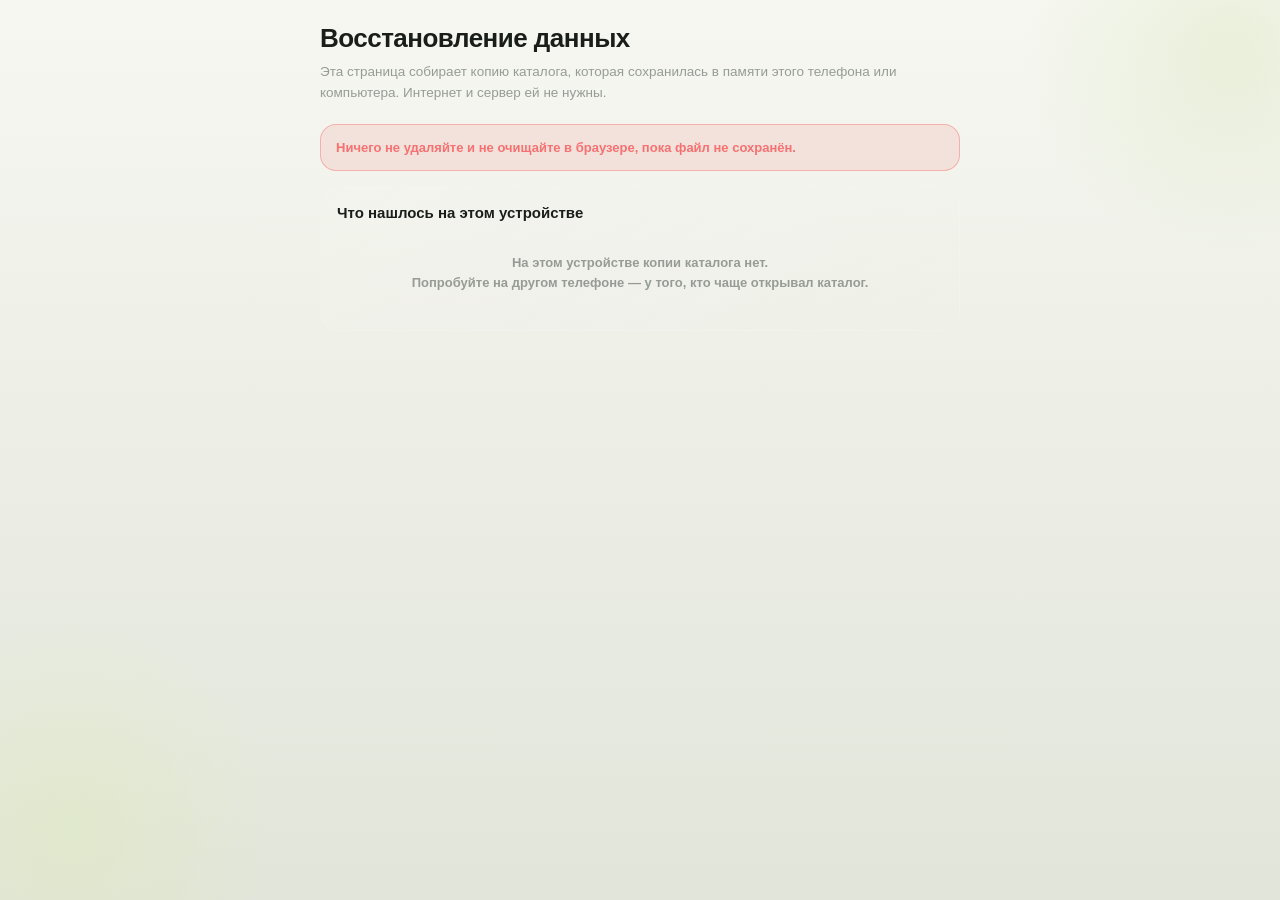
<file: rescue.html>
<!DOCTYPE html>
<html lang="ru">
<head>
<meta charset="UTF-8">
<meta name="viewport" content="width=device-width, initial-scale=1.0, viewport-fit=cover">
<title>Лаба — восстановление данных</title>
<link rel="stylesheet" href="common.css">
<script src="theme.js"></script>
<style>
  /* Намеренно НЕ подключаем auth-guard.js: сервер лежит, войти нельзя,
     а страница должна открываться у любого сотрудника. Сеть ей не нужна —
     всё берётся из памяти самого браузера. */
  body { padding: 18px 16px 40px; }
  .r-wrap { max-width: 640px; margin: 0 auto; }
  .r-title { font: 800 26px/1.15 var(--f-head); letter-spacing: -.02em; margin: 6px 0 8px; }
  .r-lead { font: 500 13.5px/1.55 var(--f-head); color: var(--tx2); margin-bottom: 20px; }
  .r-card { background: var(--gs2); border: 1px solid var(--gbd); border-radius: 20px; padding: 16px; margin-bottom: 14px; }
  .r-found { font: 700 15px var(--f-head); margin-bottom: 10px; }
  .r-row { display: flex; align-items: baseline; justify-content: space-between; gap: 12px;
           padding: 9px 0; border-bottom: 1px solid var(--gbd3); }
  .r-row:last-child { border-bottom: none; }
  .r-cat { font: 700 14px var(--f-head); }
  .r-meta { font: 500 11.5px var(--f-head); color: var(--tx2); }
  .r-count { font: 500 17px var(--f-mono); letter-spacing: -.03em; }
  .r-empty { text-align: center; color: var(--tx2); font: 600 13px var(--f-head); padding: 22px 6px; line-height: 1.5; }
  .r-btns { display: flex; flex-direction: column; gap: 9px; margin-top: 16px; }
  .r-note { font: 500 11.5px/1.5 var(--f-head); color: var(--tx2); margin-top: 14px; }
  .r-out { width: 100%; height: 190px; margin-top: 12px; border-radius: 14px; padding: 10px;
           border: 1px solid var(--gbd); background: var(--gs4); color: var(--tx);
           font: 400 10.5px/1.4 var(--f-mono); resize: vertical; }
  /* Предупреждение важное — цвет текста задаём явно, а не наследуем:
     на светлой подложке var(--tx) оказывался почти нечитаемым. */
  .r-warn { background: color-mix(in srgb, var(--st-danger) 14%, transparent);
            border: 1px solid color-mix(in srgb, var(--st-danger) 45%, transparent);
            border-radius: 16px; padding: 13px 15px; margin-bottom: 16px;
            font: 700 13px/1.5 var(--f-head); color: var(--st-danger); }
  .r-ok { color: var(--g-acc); }
</style>
</head>
<body>
<div class="r-wrap">
  <div class="r-title">Восстановление данных</div>
  <div class="r-lead">
    Эта страница собирает копию каталога, которая сохранилась в памяти этого
    телефона или компьютера. Интернет и сервер ей не нужны.
  </div>

  <div class="r-warn">
    Ничего не удаляйте и не очищайте в браузере, пока файл не сохранён.
  </div>

  <div class="r-card">
    <div class="r-found">Что нашлось на этом устройстве</div>
    <div id="r-list"></div>
  </div>

  <div id="r-actions" style="display:none;">
    <div class="r-btns">
      <button class="btn-lime btn-block" id="r-xlsx">Сохранить файл Excel</button>
      <button class="btn-ghost btn-block" id="r-share" style="display:none;">Отправить файл (почта, Telegram…)</button>
      <button class="btn-ghost btn-block" id="r-text">Показать текстом — скопировать вручную</button>
    </div>
    <div class="r-note">
      Если кнопка «Сохранить» на айфоне ничего не делает — нажмите «Отправить файл»
      и выберите почту или Telegram. Крайний вариант — «Показать текстом»:
      выделить всё, скопировать и прислать сообщением.
    </div>
    <textarea class="r-out" id="r-area" style="display:none;" readonly></textarea>
  </div>
</div>

<script src="xlsx.full.min.js"></script>
<script>
(function () {
    // Собираем всё, что приложение сохраняло локально: кэш каталога по
    // категориям и историю сканирований. Имена полей не фиксируем —
    // берём те, что реально лежат в данных, чтобы ничего не потерять.
    var snapshots = [];
    var scans = [];

    for (var i = 0; i < localStorage.length; i++) {
        var key = localStorage.key(i);
        if (key && key.indexOf('cachedProducts_') === 0) {
            try {
                var raw = JSON.parse(localStorage.getItem(key));
                var items = Array.isArray(raw) ? raw : (raw && raw.products) || [];
                if (items.length) {
                    snapshots.push({
                        category: (raw && raw.category) || key.replace('cachedProducts_', ''),
                        timestamp: (raw && raw.timestamp) || null,
                        products: items
                    });
                }
            } catch (e) { /* повреждённую запись просто пропускаем */ }
        }
    }
    try { scans = JSON.parse(localStorage.getItem('recentScans') || '[]'); } catch (e) { scans = []; }

    function when(ts) {
        if (!ts) return 'дата неизвестна';
        var d = new Date(ts);
        return 'снимок от ' + d.toLocaleDateString('ru-RU') + ', ' +
               d.toLocaleTimeString('ru-RU', { hour: '2-digit', minute: '2-digit' });
    }

    var list = document.getElementById('r-list');
    var total = snapshots.reduce(function (n, s) { return n + s.products.length; }, 0);

    if (!total && !scans.length) {
        list.innerHTML = '<div class="r-empty">На этом устройстве копии каталога нет.<br>' +
            'Попробуйте на другом телефоне — у того, кто чаще открывал каталог.</div>';
        return;
    }

    var html = '';
    snapshots.forEach(function (s) {
        html += '<div class="r-row"><div><div class="r-cat">' + s.category + '</div>' +
                '<div class="r-meta">' + when(s.timestamp) + '</div></div>' +
                '<div class="r-count r-ok">' + s.products.length + '</div></div>';
    });
    if (scans.length) {
        html += '<div class="r-row"><div><div class="r-cat">История сканирований</div>' +
                '<div class="r-meta">последние отсканированные товары</div></div>' +
                '<div class="r-count">' + scans.length + '</div></div>';
    }
    list.innerHTML = html;
    document.getElementById('r-actions').style.display = 'block';

    // ── сборка файла ──
    function columnsOf(rows) {
        var seen = {}, cols = [];
        rows.forEach(function (r) {
            Object.keys(r || {}).forEach(function (k) {
                if (!seen[k]) { seen[k] = 1; cols.push(k); }
            });
        });
        return cols;
    }
    function sheetFrom(rows) {
        var cols = columnsOf(rows);
        var aoa = [cols].concat(rows.map(function (r) {
            return cols.map(function (c) { var v = r[c]; return (v === null || v === undefined) ? '' : v; });
        }));
        return XLSX.utils.aoa_to_sheet(aoa);
    }
    function buildWorkbook() {
        var wb = XLSX.utils.book_new();
        snapshots.forEach(function (s) {
            XLSX.utils.book_append_sheet(wb, sheetFrom(s.products), s.category.slice(0, 28));
        });
        if (scans.length) XLSX.utils.book_append_sheet(wb, sheetFrom(scans), 'Сканирования');
        return wb;
    }
    function fileName(ext) {
        var d = new Date(), p = function (n) { return String(n).padStart(2, '0'); };
        // Имя латиницей: кириллицу в имени файла часть браузеров и почтовых
        // клиентов режет, и файл приходит безымянным.
        return 'laba-rescue-' + d.getFullYear() + p(d.getMonth() + 1) + p(d.getDate()) +
               '-' + p(d.getHours()) + p(d.getMinutes()) + '.' + ext;
    }
    function xlsxBlob() {
        var out = XLSX.write(buildWorkbook(), { bookType: 'xlsx', type: 'array' });
        return new Blob([out], { type: 'application/vnd.openxmlformats-officedocument.spreadsheetml.sheet' });
    }

    document.getElementById('r-xlsx').onclick = function () {
        try {
            var url = URL.createObjectURL(xlsxBlob());
            var a = document.createElement('a');
            a.href = url; a.download = fileName('xlsx');
            document.body.appendChild(a); a.click(); a.remove();
            setTimeout(function () { URL.revokeObjectURL(url); }, 4000);
        } catch (e) { alert('Не удалось сохранить файл: ' + e.message + '\nНажмите «Показать текстом».'); }
    };

    // На айфоне сохранение файла из браузера часто не срабатывает —
    // там надёжнее системное «Поделиться».
    var shareBtn = document.getElementById('r-share');
    try {
        var probe = new File([new Blob(['x'])], 'x.xlsx');
        if (navigator.canShare && navigator.canShare({ files: [probe] })) {
            shareBtn.style.display = 'flex';
            shareBtn.onclick = function () {
                var f = new File([xlsxBlob()], fileName('xlsx'),
                        { type: 'application/vnd.openxmlformats-officedocument.spreadsheetml.sheet' });
                navigator.share({ files: [f], title: 'Лаба — восстановление данных' })
                         .catch(function () { /* пользователь отменил */ });
            };
        }
    } catch (e) { /* File/canShare нет — оставляем скрытой */ }

    document.getElementById('r-text').onclick = function () {
        var area = document.getElementById('r-area');
        area.value = JSON.stringify({ snapshots: snapshots, recentScans: scans }, null, 1);
        area.style.display = 'block';
        area.focus(); area.select();
        try { document.execCommand('copy'); } catch (e) {}
    };
})();
</script>
</body>
</html>
</file>
<file: common.css>
/* common.css — общие стили и токены дизайн-системы для index.html и analytics.html.
   Тёмная тема — база по умолчанию (без класса), body.light-mode — переопределение.
   Подключать через <link rel="stylesheet" href="common.css"> в <head>, после theme.js
   и после подключения шрифтов Google Fonts (Plus Jakarta Sans, IBM Plex Mono). */

* { margin: 0; padding: 0; box-sizing: border-box; }

:root, body {
    --bg:   #0a0c10;
    --sf:   linear-gradient(150deg,rgba(255,255,255,.085),rgba(255,255,255,.026));
    --sf2:  linear-gradient(150deg,rgba(255,255,255,.07),rgba(255,255,255,.022));
    --line: rgba(255,255,255,.10);
    --tx:   #f4f6f2;
    --tx2:  #969c95;
    --lime: #cdf564;
    --ink:  #141712;
    --sh:   0 24px 60px rgba(0,0,0,.4);

    /* ── Стеклянная система (glassapp): поверхности, границы, тени, лайм ── */
    --g-tx:      244,246,242;
    --gs1:       linear-gradient(155deg,rgba(255,255,255,.10),rgba(255,255,255,.03));
    --gs2:       linear-gradient(150deg,rgba(255,255,255,.085),rgba(255,255,255,.026));
    --gs3:       linear-gradient(150deg,rgba(255,255,255,.07),rgba(255,255,255,.022));
    --gs4:       rgba(255,255,255,.05);
    --gbd:       rgba(255,255,255,.10);
    --gbd2:      rgba(255,255,255,.08);
    --gbd3:      rgba(255,255,255,.055);
    --gin:       0 1px 0 rgba(255,255,255,.12) inset;
    --gsh:       0 26px 54px -18px rgba(0,0,0,.62), 0 6px 16px -6px rgba(0,0,0,.4);
    --gsh2:      0 14px 28px -12px rgba(0,0,0,.55), 0 3px 8px -3px rgba(0,0,0,.32);
    --gsh3:      0 20px 40px -14px rgba(0,0,0,.68), 0 4px 12px -4px rgba(0,0,0,.4);
    --gframe:    0 34px 90px rgba(0,0,0,.5);
    --gtrack:    rgba(255,255,255,.07);
    --g-acc:     #dcff7a;
    --g-acc2:    rgba(205,245,100,.85);
    --g-sel:     rgba(205,245,100,.55);
    --g-red:     rgba(248,113,113,.9);
    --g-pri:      linear-gradient(135deg,#e9ff96,#b7e84a);
    --g-pri-hero: linear-gradient(135deg,#e9ff96 0%,#cdf564 42%,#a9dc3e 100%);
    --g-pri-soft: linear-gradient(135deg,#e9ff96,#c2e85a);
    --g-pri-tx:   #141712;
    --g-bar:      linear-gradient(90deg,#c8ef5e,#8fbb2e);
    --g-bar-v:    linear-gradient(180deg,#dcff7a,#8fbb2e);
    --g-pri-sh:    0 16px 30px -12px rgba(143,187,46,.6);
    --g-pri-sh-sm: 0 8px 20px -8px rgba(169,220,62,.5);
    --g-glow:    rgba(205,245,100,.35);
    --g-blob1:   radial-gradient(circle,rgba(205,245,100,.13),transparent 70%);
    --g-blob2:   radial-gradient(circle,rgba(143,187,46,.11),transparent 70%);
    --g-layer-mobile:  radial-gradient(96% 52% at 10% -8%,rgba(205,245,100,.20),transparent 62%),radial-gradient(80% 44% at 108% 6%,rgba(96,165,250,.12),transparent 60%),linear-gradient(180deg,#151a20 0%,#0e1116 52%,#0a0c10 100%);
    --g-layer-desktop: radial-gradient(60% 60% at 8% -10%,rgba(205,245,100,.16),transparent 60%),radial-gradient(55% 55% at 100% 0%,rgba(96,165,250,.11),transparent 62%),linear-gradient(160deg,#161b21 0%,#0e1116 55%,#0a0c10 100%);
    --g-blur: blur(24px) saturate(170%);
    --g-blur-sm: blur(18px) saturate(160%);

    /* Статусы товара */
    --st-ok:     #4ade80; /* не продан / в наличии */
    --st-info:   #60a5fa; /* в доставке */
    --st-warn:   #fbbf24; /* зарезервирован */
    --st-off:    #94a3b8; /* продан */
    --st-danger: #f87171; /* долго лежит на складе (>60 дн) */

    /* Статусы товара — палитра для полос-прогресса в аналитике (свой набор,
       вписанный в тёмный/лаймовый дизайн, вместо "светофорных" --st-*). */
    --an-transit:  #93a3f5; /* в доставке */
    --an-reserved: #e3b273; /* резерв */

    --f-head: 'Plus Jakarta Sans', -apple-system, sans-serif;
    --f-mono: 'IBM Plex Mono', ui-monospace, monospace;
}

body.light-mode {
    --bg:   #e4e6df;
    --sf:   linear-gradient(150deg,rgba(255,255,255,.92),rgba(248,250,244,.7));
    --sf2:  linear-gradient(150deg,rgba(252,253,249,.8),rgba(243,246,238,.52));
    --line: rgba(30,42,24,.14);
    --tx:   #1a1e1a;
    --tx2:  #6d726c;
    --lime: #c9f25b;
    --ink:  #141712;
    --sh:   0 24px 60px rgba(0,0,0,.14);

    --g-tx:      26,30,26;
    --gs1:       linear-gradient(155deg,rgba(255,255,255,.96),rgba(250,251,246,.8));
    --gs2:       linear-gradient(150deg,rgba(255,255,255,.92),rgba(248,250,244,.7));
    --gs3:       linear-gradient(150deg,rgba(252,253,249,.8),rgba(243,246,238,.52));
    --gs4:       rgba(30,42,24,.055);
    --gbd:       rgba(30,42,24,.14);
    --gbd2:      rgba(30,42,24,.095);
    --gbd3:      rgba(30,42,24,.065);
    --gin:       0 1px 0 rgba(255,255,255,.95) inset;
    --gsh:       0 24px 50px -18px rgba(28,38,20,.3), 0 6px 14px -6px rgba(28,38,20,.14);
    --gsh2:      0 12px 24px -12px rgba(28,38,20,.24), 0 3px 8px -3px rgba(28,38,20,.1);
    --gsh3:      0 20px 38px -14px rgba(28,38,20,.36), 0 4px 12px -4px rgba(28,38,20,.18);
    --gframe:    0 40px 80px -26px rgba(28,38,20,.38), 0 8px 20px -8px rgba(28,38,20,.14);
    --gtrack:    rgba(30,42,24,.11);
    --g-acc:     #4a6b12;
    --g-acc2:    rgba(74,107,18,.9);
    --g-sel:     rgba(143,187,46,.6);
    --g-red:     #b23a2c;
    --g-pri:      linear-gradient(135deg,#dcff7a,#b7e84a);
    --g-pri-hero: linear-gradient(135deg,#e9ff96 0%,#cdf564 42%,#a9dc3e 100%);
    --g-pri-soft: linear-gradient(135deg,#e9ff96,#c2e85a);
    --g-pri-tx:   #1b2110;
    --g-bar:      linear-gradient(90deg,#c8ef5e,#8fbb2e);
    --g-bar-v:    linear-gradient(180deg,#c8ef5e,#8fbb2e);
    --g-pri-sh:    0 16px 30px -14px rgba(110,145,34,.45);
    --g-pri-sh-sm: 0 8px 18px -8px rgba(110,145,34,.38);
    --g-glow:    rgba(169,220,62,.36);
    --g-blob1:   radial-gradient(circle,rgba(169,220,62,.3),transparent 70%);
    --g-blob2:   radial-gradient(circle,rgba(143,187,46,.22),transparent 70%);
    --g-layer-mobile:  radial-gradient(96% 52% at 10% -8%,rgba(205,245,100,.34),transparent 62%),radial-gradient(80% 44% at 108% 6%,rgba(96,165,250,.16),transparent 60%),linear-gradient(180deg,#f6f7f1 0%,#eceee5 52%,#e2e5da 100%);
    --g-layer-desktop: radial-gradient(60% 60% at 8% -10%,rgba(205,245,100,.3),transparent 60%),radial-gradient(55% 55% at 100% 0%,rgba(96,165,250,.15),transparent 62%),linear-gradient(160deg,#f5f7f0 0%,#ebeee4 55%,#e1e4d9 100%);

    --st-ok:     #16a34a;
    --st-info:   #2563eb;
    --st-warn:   #d97706;
    --st-off:    #64748b;
    --st-danger: #dc2626;

    --an-transit:  #6b7fd1;
    --an-reserved: #c08a3e;
}

body {
    font-family: var(--f-head);
    /* Только ровный базовый цвет. Сам градиентный фон — отдельным
       фиксированным слоем ниже (body::before), см. комментарий там. */
    background: var(--bg);
    color: var(--tx);
    min-height: 100vh;
    /* background НЕ анимируем: над ним много элементов с backdrop-filter,
       и плавная смена цвета заставляла бы браузер каждый кадр заново
       пересчитывать блюр у всех них разом — на мобильном это ощущалось
       как зависание при переключении темы. Мгновенная смена — один
       пересчёт вместо ~20 кадров подряд. */
    transition: color .25s ease;
    position: relative;
}

/* ФОН СТРАНИЦЫ — отдельный фиксированный слой во весь экран.
   Раньше градиент стоял прямо на body, и это давало баг «тема применилась
   на пол-экрана»: по правилам CSS фон, заданный на body, поднимается на
   «холст» документа, а холст рисуется по всей высоте окна независимо от
   высоты самого body. При смене темы Safari перерисовывал только область
   под содержимым, а часть холста ниже контента оставалась закрашенной
   СТАРОЙ темой — из-за этого низ экрана оставался светлым в тёмной теме
   (и наоборот), а полупрозрачная нижняя панель, стоящая как раз над этой
   зоной, просвечивала старый цвет и выглядела «светлой» в тёмной теме.
   Обычный фиксированный элемент таких сюрпризов не даёт: он всегда ровно
   по размеру вьюпорта и перерисовывается как любой другой элемент. */
body::before {
    content: '';
    position: fixed;
    inset: 0;
    z-index: -3;
    background: var(--g-layer-mobile);
    pointer-events: none;
}

/* Размытые цветные «блобы» атмосферы за контентом — тот же приём, что и в
   мобильных/десктопных экранах дизайн-макета (см. --g-blob1/2). Обе — одним
   фиксированным слоем поверх фона, но под контентом. */
body::after {
    content: '';
    position: fixed;
    inset: 0;
    z-index: -2;
    pointer-events: none;
    background:
        var(--g-blob1) left -140px bottom -140px / 420px 420px no-repeat,
        var(--g-blob2) right -160px top -160px / 420px 420px no-repeat;
}

/* Мгновенный светлый фон до применения класса light-mode (тёмная — база, флеша не даёт) */
html.preload-light body { background: #e4e6df; color: #1a1e1a; }
html.preload-light body::before { background: linear-gradient(180deg,#f6f7f1 0%,#eceee5 52%,#e2e5da 100%); }

/* На десктопе — более широкий диагональный слой атмосферы вместо мобильного */
@media (min-width: 1024px) {
    body::before { background: var(--g-layer-desktop); }
}

/* На печати фоновые слои не нужны (раньше фон был на самом body, и его
   гасило правило `html, body { background: #fff }` в @media print —
   псевдоэлементы под это правило не попадают, гасим их явно). */
@media print {
    body::before, body::after { display: none !important; }
}

/* Переключение темы: фон меняется мгновенно (без transition — см. комментарий
   у body), но часть элементов (кнопки, инпуты, пилюли) всё ещё плавно
   доанимировывают именно ЦВЕТ ТЕКСТА/РАМОК (color/border-color) — это
   специально оставлено дешёвым и не трогает blur. Проблема в том, что пока
   этот color-transition идёт (0.25–0.35с), фон уже новый, а текст/иконки ещё
   проезжают через серые полутона старого цвета к новому — и весь экран на
   долю секунды выглядит выцветшим/малоконтрастным. Плюс на iOS/Safari
   backdrop-filter не пересчитывает то, что "видит" позади себя при
   мгновенной смене фона — блюр карточек может ещё немного показывать
   старую подложку. Оба эффекта лечатся одинаково: на пару кадров theme.js
   выключает у ВСЕХ элементов и переходы, и блюр (класс ниже), заставляя
   браузер перерисовать всё уже готовыми, новыми цветами разом — а затем
   возвращает переходы/блюр обратно для обычных hover-эффектов. */
html.theme-repaint, html.theme-repaint * {
    transition: none !important;
    backdrop-filter: none !important;
    -webkit-backdrop-filter: none !important;
}

::-webkit-scrollbar { width: 0; height: 0; }

/* ── Кнопка переключения темы (круглая, с иконкой) ── */
.theme-toggle {
    background: var(--gs1);
    backdrop-filter: var(--g-blur-sm);
    -webkit-backdrop-filter: var(--g-blur-sm);
    border: 1px solid var(--gbd);
    box-shadow: var(--gin);
    color: var(--tx);
    border-radius: 50%;
    width: 36px;
    height: 36px;
    font-size: 15px;
    cursor: pointer;
    display: flex;
    align-items: center;
    justify-content: center;
    flex-shrink: 0;
    transition: border-color .3s, transform .3s;
}
.theme-toggle:hover,
.theme-toggle:active { border-color: var(--g-sel); }

/* ── Круглая иконка-кнопка общего назначения (аналитика и т.п.) ── */
.icon-btn {
    background: var(--gs1);
    backdrop-filter: var(--g-blur-sm);
    -webkit-backdrop-filter: var(--g-blur-sm);
    border: 1px solid var(--gbd);
    box-shadow: var(--gin);
    color: var(--tx);
    border-radius: 50%;
    width: 36px;
    height: 36px;
    font-size: 14px;
    cursor: pointer;
    display: flex;
    align-items: center;
    justify-content: center;
    flex-shrink: 0;
    transition: border-color .3s, transform .3s;
    text-decoration: none;
}
.icon-btn:hover { border-color: var(--g-sel); }

/* ── Основные кнопки-пилюли ── */
.btn-lime {
    background: var(--g-pri);
    color: var(--g-pri-tx);
    border: none;
    border-radius: 999px;
    font: 700 15px var(--f-head);
    cursor: pointer;
    display: flex;
    align-items: center;
    justify-content: center;
    gap: 8px;
    padding: 14px 20px;
    box-shadow: var(--g-pri-sh);
    transition: opacity .15s, transform .3s, box-shadow .3s;
}
.btn-lime:hover { transform: translateY(-1px); }
.btn-dark {
    background: linear-gradient(160deg,#1d2217,#0f1210);
    /* Фон этой кнопки тёмный в обеих темах, поэтому цвет текста фиксированный.
       var(--g-acc) в светлой теме — тёмно-оливковый (он рассчитан на светлый
       фон), и на чёрной кнопке текст получался почти нечитаемым. */
    color: #dcff7a;
    border: none;
    border-radius: 999px;
    font: 700 13px var(--f-head);
    cursor: pointer;
    display: flex;
    align-items: center;
    justify-content: center;
    gap: 8px;
    padding: 12px 18px;
    box-shadow: 0 10px 22px rgba(0,0,0,.3);
    transition: opacity .15s;
}
.btn-dark:hover { opacity: .85; }
.btn-ghost {
    background: var(--gs2);
    backdrop-filter: var(--g-blur-sm);
    -webkit-backdrop-filter: var(--g-blur-sm);
    color: var(--tx);
    border: 1px solid var(--gbd);
    box-shadow: var(--gin);
    border-radius: 999px;
    font: 700 13px var(--f-head);
    cursor: pointer;
    display: flex;
    align-items: center;
    justify-content: center;
    gap: 8px;
    padding: 12px 18px;
    transition: border-color .3s, color .3s, transform .3s;
}
.btn-ghost:hover { border-color: var(--g-sel); color: var(--g-acc); }

@media (hover: hover) and (pointer: fine) {
    .btn-lime:hover, .btn-dark:hover, .btn-ghost:hover, .theme-toggle:hover, .icon-btn:hover { transform: translateY(-1px); }
    .theme-toggle:hover, .icon-btn:hover { transform: rotate(18deg); }
}

/* ── Toast-уведомления (см. toast.js) ── */
.toast {
    position: fixed;
    /* Приподнято над нижней навигацией (76px + отступ под "чёлку"/жест-бар) —
       иначе на мобильных toast оказывается перекрыт панелью навигации
       (z-index: 9999), т.к. они претендуют на одну и ту же область экрана. */
    bottom: calc(96px + env(safe-area-inset-bottom, 0px));
    left: 50%;
    transform: translateX(-50%) translateY(20px);
    padding: 12px 24px;
    border-radius: 30px;
    color: var(--g-pri-tx);
    font-weight: 700;
    font-size: 14px;
    z-index: 10000;
    opacity: 0;
    transition: opacity 0.3s, transform 0.3s;
    max-width: 90%;
    text-align: center;
    pointer-events: none;
    font-family: var(--f-head);
    box-shadow: var(--gsh2);
}
.toast.show {
    opacity: 1;
    transform: translateX(-50%) translateY(0);
}
.toast-success { background: var(--g-pri); color: var(--g-pri-tx); }
.toast-error   { background: #f87171; color: #2b0b0b; }
.toast-info    { background: #60a5fa; color: #0b1a2b; }
.toast-warning { background: #fbbf24; color: #2b1f0b; }
.toast-task    { background: var(--g-pri); color: var(--g-pri-tx); }

/* ── Заголовок раздела (Сканер / Поиск / Каталог / ...) ── */
.page-title { font: 600 26px/1.1 var(--f-head); letter-spacing: -.02em; color: var(--tx); }
.page-sub   { font: 500 13px/1.5 var(--f-head); color: var(--tx2); margin-top: 6px; }
.eyebrow    { font: 700 9.5px var(--f-head); color: rgba(var(--g-tx),.45); text-transform: uppercase; letter-spacing: .11em; }

/* ── Поля ввода / textarea / select ── */
input, select, textarea {
    background: var(--gs3);
    backdrop-filter: var(--g-blur-sm);
    -webkit-backdrop-filter: var(--g-blur-sm);
    border: 1px solid var(--gbd2);
    box-shadow: var(--gin);
    color: var(--tx);
    border-radius: 16px;
    padding: 13px 16px;
    font: 600 13.5px var(--f-head);
    width: 100%;
    outline: none;
    transition: border-color .3s, color .25s ease;
}
input::placeholder, textarea::placeholder { color: var(--tx2); opacity: 1; }
input:focus, select:focus, textarea:focus { border-color: var(--g-sel); }

/* input[type=date]: в Safari/iOS явная высота через CSS не помогает —
   там своя внутренняя вёрстка поля, которая игнорирует обычный
   height/padding. -webkit-appearance:none отключает родной вид поля
   и отдаёт нам полный контроль над размером (overflow:hidden — на
   случай, если внутренний рендер всё равно попробует вылезти за
   рамки). Иконка календаря при этом у части версий Safari может
   пропасть — на этот случай в JS есть отдельный клик-по-полю,
   открывающий календарь через showPicker(). */
input[type="date"] {
    height: 44px;
    padding-top: 0;
    padding-bottom: 0;
    overflow: hidden;
    -webkit-appearance: none;
    appearance: none;
}
textarea { border-radius: 16px; resize: vertical; min-height: 74px; }

/* Нативный календарик у input[type=date]: цвет иконки/попапа подстраиваем
   под тему, иначе на тёмном фоне иконка календаря (чёрная по умолчанию)
   почти не видна. */
body:not(.light-mode) input[type="date"] { color-scheme: dark; }
body:not(.light-mode) input[type="date"]::-webkit-calendar-picker-indicator { filter: invert(0.85); cursor: pointer; }

/* ── Пилюли-переключатели (категория, режим ввода, период аналитики) ── */
.pill-switch {
    display: flex;
    gap: 4px;
    background: var(--gs1);
    backdrop-filter: var(--g-blur-sm);
    -webkit-backdrop-filter: var(--g-blur-sm);
    border: 1px solid var(--gbd);
    box-shadow: var(--gin);
    border-radius: 999px;
    padding: 4px;
}
.pill-switch-btn {
    flex: 1;
    text-align: center;
    padding: 9px 14px;
    border-radius: 999px;
    border: none;
    background: transparent;
    color: var(--tx2);
    font: 700 12.5px var(--f-head);
    cursor: pointer;
    white-space: nowrap;
    transition: color .35s;
}
.pill-switch-btn.active { background: var(--g-pri); color: var(--g-pri-tx); }

/* ── Фильтр-пилюли (статус в каталоге, модели, период аналитики) ── */
.filter-pill {
    display: inline-flex;
    align-items: center;
    gap: 6px;
    flex: none;
    padding: 8px 14px;
    border-radius: 999px;
    background: var(--gs2);
    backdrop-filter: var(--g-blur-sm);
    -webkit-backdrop-filter: var(--g-blur-sm);
    border: 1px solid var(--gbd);
    color: var(--tx2);
    font: 700 11.5px var(--f-head);
    white-space: nowrap;
    cursor: pointer;
    transition: color .35s, border-color .35s;
}
.filter-pill.active { background: var(--g-pri); color: var(--g-pri-tx); border-color: transparent; }
.filter-pill strong, .filter-pill span.fp-count { font-family: var(--f-mono); }

/* Пилюли с длинным динамическим текстом (названия моделей в статистике) —
   переносят текст по словам вместо того, чтобы вылезать за край контейнера. */
.filter-pill-wrap {
    white-space: normal;
    max-width: 100%;
    box-sizing: border-box;
    text-align: center;
}

/* ── Список-строка (последние сканы, результаты поиска, каталог) ── */
.list-row {
    display: flex;
    align-items: flex-start;
    gap: 10px;
    background: var(--gs2);
    backdrop-filter: var(--g-blur);
    -webkit-backdrop-filter: var(--g-blur);
    border: 1px solid var(--gbd);
    box-shadow: var(--gin), var(--gsh2);
    border-radius: 22px;
    padding: 14px;
    cursor: pointer;
    transition: opacity .15s, border-color .34s, transform .34s;
    position: relative;
}
.list-row:hover { transform: translateY(-2px); border-color: var(--g-acc2); }
.list-row.is-dim { opacity: .5; }
.list-row-icon {
    width: 40px; height: 40px;
    border-radius: 14px;
    background: var(--gs4);
    border: 1px solid var(--gbd2);
    display: flex; align-items: center; justify-content: center;
    font-size: 19px;
    flex: none;
}
.list-row-body { flex: 1; min-width: 0; text-align: left; }
.list-row-title { font: 600 13.5px/1.3 var(--f-head); color: var(--tx); white-space: nowrap; overflow: hidden; text-overflow: ellipsis; }
.list-row-sub { font: 400 11.5px var(--f-mono); color: rgba(var(--g-tx),.4); margin-top: 3px; }

/* Пояснение под полем формы (например, что умеет выбранная роль). */
.field-hint { font: 500 11px/1.45 var(--f-head); color: rgba(var(--g-tx),.5); margin-top: 7px; }
.list-row-side { text-align: right; flex: none; }
.list-row-price { font: 500 14.5px var(--f-mono); letter-spacing: -.02em; color: var(--tx); }
.list-row-status { font: 700 12px var(--f-head); margin-top: 4px; white-space: nowrap; }

/* ── Бейдж статуса (карточка товара) ── */
.status-badge {
    display: inline-flex;
    align-items: center;
    gap: 5px;
    font: 700 9.5px var(--f-head);
    letter-spacing: .04em;
    padding: 6px 11px;
    border-radius: 999px;
}

/* ── Карточка товара (детальный просмотр) ── */
.product-card {
    background: var(--gs1);
    backdrop-filter: var(--g-blur);
    -webkit-backdrop-filter: var(--g-blur);
    border: 1px solid var(--gbd);
    box-shadow: var(--gin), var(--gsh3);
    border-radius: 26px;
    padding: 20px;
    margin-top: 16px;
    text-align: left;
}
.product-card h3 { font: 600 24px/1.12 var(--f-head); letter-spacing: -.014em; color: var(--tx); margin: 0; }
.product-card .qr-code { text-align: right; margin: 0; padding: 0; border: none; flex: none; }
.product-card .qr-code img { max-width: 64px; border-radius: 12px; padding: 0; background: var(--gs4); }
.product-detail {
    display: flex;
    justify-content: space-between;
    gap: 14px;
    padding: 11px 0;
    border-bottom: 1px solid var(--gbd3);
    font: 500 12.5px var(--f-head);
    color: var(--tx);
    margin: 0;
    text-align: left;
}
.product-detail:last-of-type { border-bottom: none; }
.product-detail strong { min-width: auto; color: rgba(var(--g-tx),.48); font-weight: 600; flex: none; }
.state-list ul, .state-list { margin: 8px 0 0; padding: 0; list-style: none; font: 500 12.5px/1.6 var(--f-head); }
.state-list li { margin: 4px 0; padding-left: 14px; position: relative; }
.state-list li::before { content: '·'; position: absolute; left: 0; color: var(--g-acc); }

/* ── Кнопки-плитки (панель товара) ── */
.action-buttons { display: flex; flex-direction: column; gap: 9px; margin-top: 16px; }
.action-buttons-row { display: flex; gap: 9px; }
.action-btn {
    flex: 1;
    height: 46px;
    border-radius: 18px;
    background: var(--gs2);
    backdrop-filter: var(--g-blur-sm);
    -webkit-backdrop-filter: var(--g-blur-sm);
    border: 1px solid var(--gbd);
    color: rgba(var(--g-tx),.72);
    font: 700 12.5px var(--f-head);
    display: flex; align-items: center; justify-content: center; gap: 6px;
    cursor: pointer;
    margin: 0;
    width: auto;
    padding: 0;
    transition: border-color .3s, color .3s, transform .3s;
}
.action-btn:hover { border-color: var(--g-sel); color: var(--g-acc); }

/* ── Каталог: сетка карточек ── */
.products-grid { display: flex; flex-direction: column; gap: 10px; margin-top: 4px; }

/* ── Карточка товара в каталоге (крупная, с плиткой-иконкой) ── */
.catalog-card {
    position: relative;
    overflow: hidden;
    border-radius: 24px;
    padding: 15px 16px;
    cursor: pointer;
    background: var(--gs2);
    backdrop-filter: var(--g-blur);
    -webkit-backdrop-filter: var(--g-blur);
    border: 1px solid var(--gbd);
    box-shadow: var(--gin), var(--gsh2);
    transition: border-color .38s, box-shadow .38s, transform .38s cubic-bezier(.2,.8,.2,1);
}
.catalog-card:hover { transform: translateY(-3px); }
.catalog-card.is-dim { opacity: .55; }
.catalog-card-glow {
    position: absolute; right: -30px; top: -40px;
    width: 130px; height: 130px; border-radius: 50%;
    opacity: .5; pointer-events: none;
}
.catalog-card-head { position: relative; display: flex; gap: 13px; align-items: flex-start; }
.catalog-card-tile {
    width: 52px; height: 52px; flex: none;
    border-radius: 17px;
    display: flex; align-items: center; justify-content: center;
    border: 1px solid var(--gbd2);
}
.catalog-card-body { flex: 1; min-width: 0; }
.catalog-card-name { font: 600 14.5px/1.3 var(--f-head); color: var(--tx); }
.catalog-card-serial { font: 400 10.5px var(--f-mono); color: rgba(var(--g-tx),.38); margin-top: 5px; white-space: nowrap; overflow: hidden; text-overflow: ellipsis; }
.catalog-card-badge { flex: none; padding: 4px 9px; border-radius: 999px; font: 700 9.5px var(--f-head); letter-spacing: .05em; white-space: nowrap; }
.catalog-card-foot {
    position: relative;
    display: flex; align-items: flex-end; justify-content: space-between;
    margin-top: 14px; padding-top: 12px;
    border-top: 1px solid var(--gbd3);
}
.catalog-card-days { font: 400 10.5px var(--f-head); color: rgba(var(--g-tx),.42); }
.catalog-card-price { font: 500 17px var(--f-mono); letter-spacing: -.03em; color: var(--tx); }

/* ── Статистика / stat-карточки ── */
.stat-card {
    flex: 1;
    background: var(--gs2);
    backdrop-filter: var(--g-blur);
    -webkit-backdrop-filter: var(--g-blur);
    border: 1px solid var(--gbd);
    box-shadow: var(--gin), var(--gsh2);
    border-radius: 18px;
    padding: 15px 17px;
}
.stat-card .eyebrow { display: block; }
.stat-card .stat-value { font: 500 21px var(--f-mono); letter-spacing: -.04em; margin-top: 5px; color: var(--tx); }

/* ── «На складе N дн» со шкалой (карточка товара на десктопе) ── */
.age-box {
    background: var(--gs4);
    border: 1px solid var(--gbd2);
    border-radius: 18px;
    padding: 13px 16px 15px;
}
.age-head { display: flex; align-items: baseline; justify-content: space-between; gap: 12px; }
.age-days { font: 500 15px var(--f-mono); letter-spacing: -.03em; color: var(--tx); }
.age-track {
    margin-top: 10px; height: 6px; border-radius: 999px;
    background: var(--gtrack); overflow: hidden;
}
.age-track > span { display: block; height: 100%; border-radius: 999px; background: var(--g-bar); }

/* ── Диалоги подтверждения / модалки ── */
.confirm-overlay {
    position: fixed; inset: 0;
    background: rgba(0,0,0,.55);
    display: flex; justify-content: center; align-items: center;
    z-index: 2000;
    padding: 20px;
}
.confirm-dialog {
    background: var(--gs1);
    backdrop-filter: var(--g-blur);
    -webkit-backdrop-filter: var(--g-blur);
    border: 1px solid var(--gbd);
    box-shadow: var(--gin), var(--gsh);
    border-radius: 20px;
    padding: 24px;
    max-width: 360px;
    width: 100%;
    text-align: center;
}
.confirm-dialog p { margin-bottom: 20px; color: var(--tx); font: 500 15px/1.5 var(--f-head); white-space: pre-line; }
.confirm-dialog .confirm-buttons { display: flex; gap: 10px; }

/* ── Полноширинные кнопки-пилюли (используются вместе с .btn-lime/.btn-dark/.btn-ghost) ── */
.btn-block { width: 100%; height: 54px; margin: 10px 0 0; font-size: 15px; }
.btn-block:first-child { margin-top: 0; }

.error, .success, .loading {
    padding: 13px 16px;
    border-radius: 16px;
    margin-top: 14px;
    text-align: center;
    font: 600 13.5px var(--f-head);
}
.error   { background: color-mix(in srgb, var(--st-danger) 14%, var(--bg)); color: var(--st-danger); }
.success { background: color-mix(in srgb, var(--st-ok) 14%, var(--bg)); color: var(--st-ok); }
.loading { background: var(--gs2); backdrop-filter: var(--g-blur-sm); -webkit-backdrop-filter: var(--g-blur-sm); color: var(--tx2); border: 1px solid var(--gbd); }
</file>
